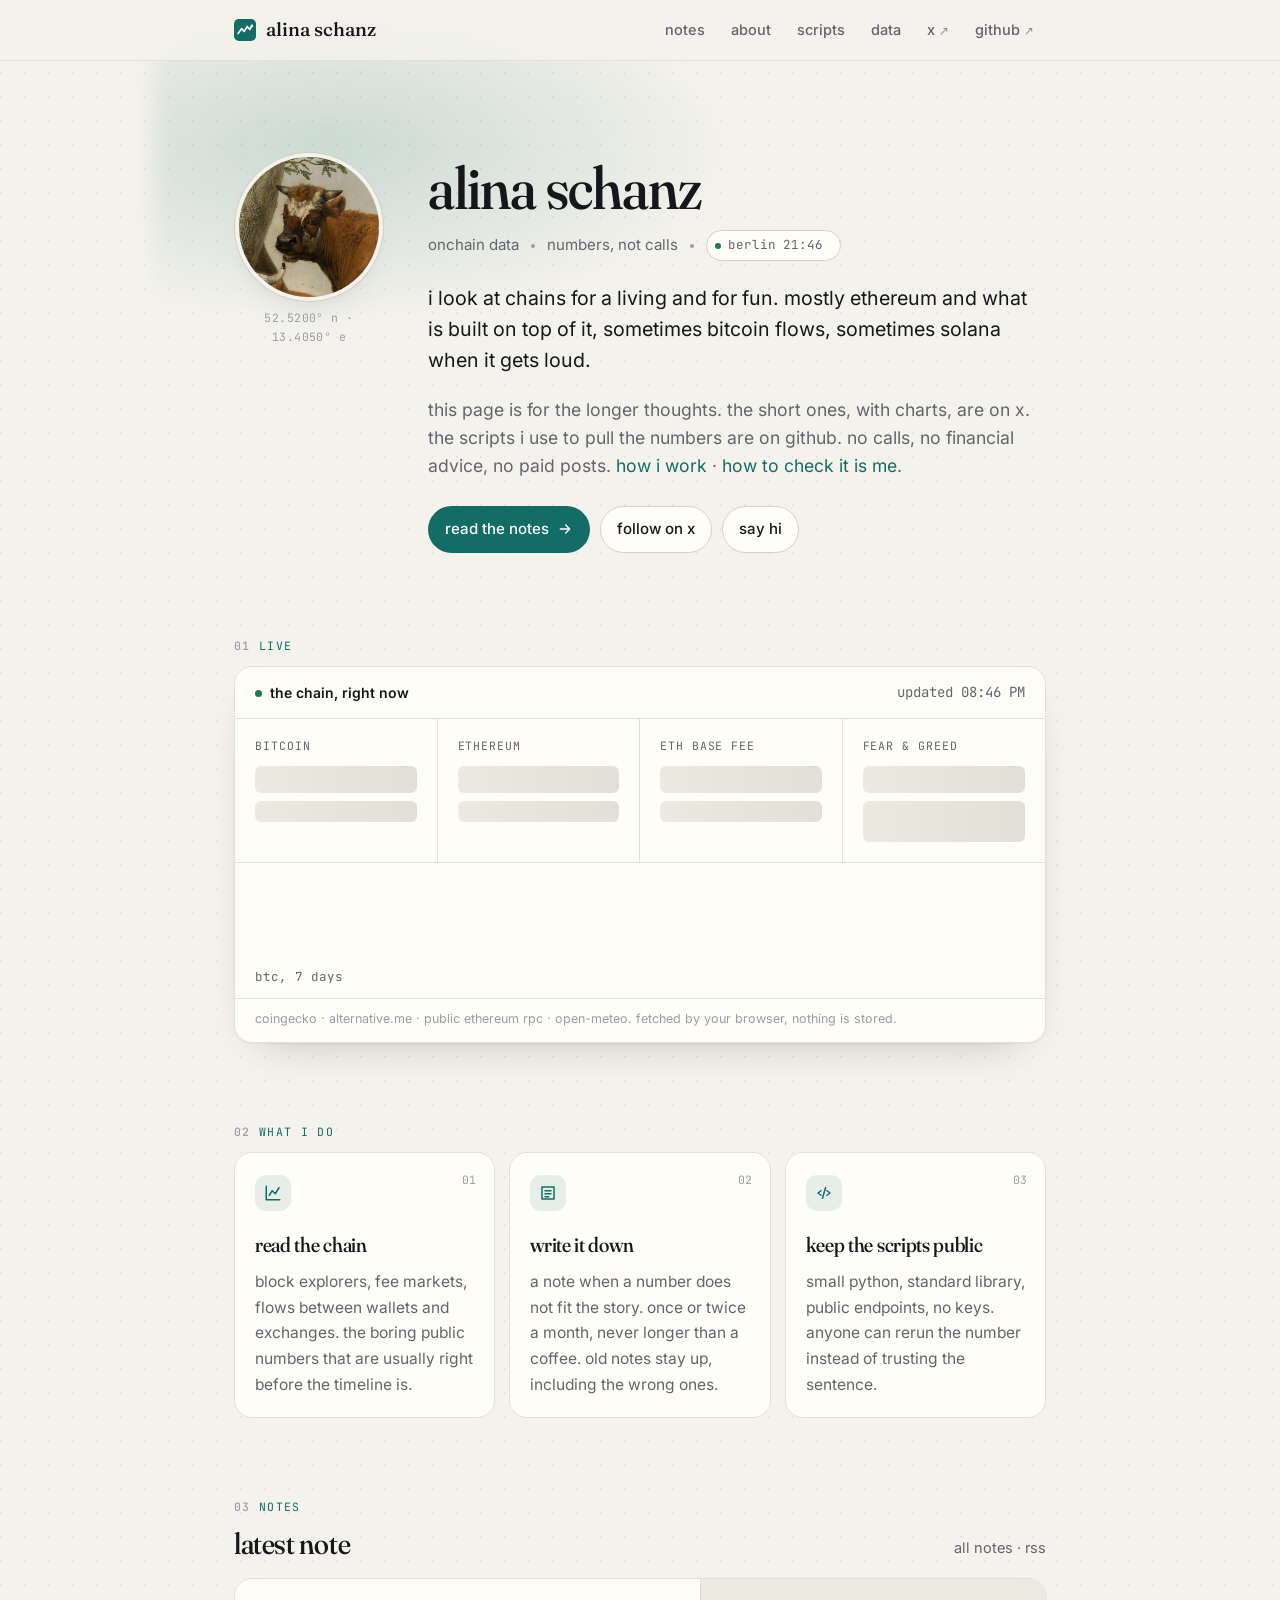
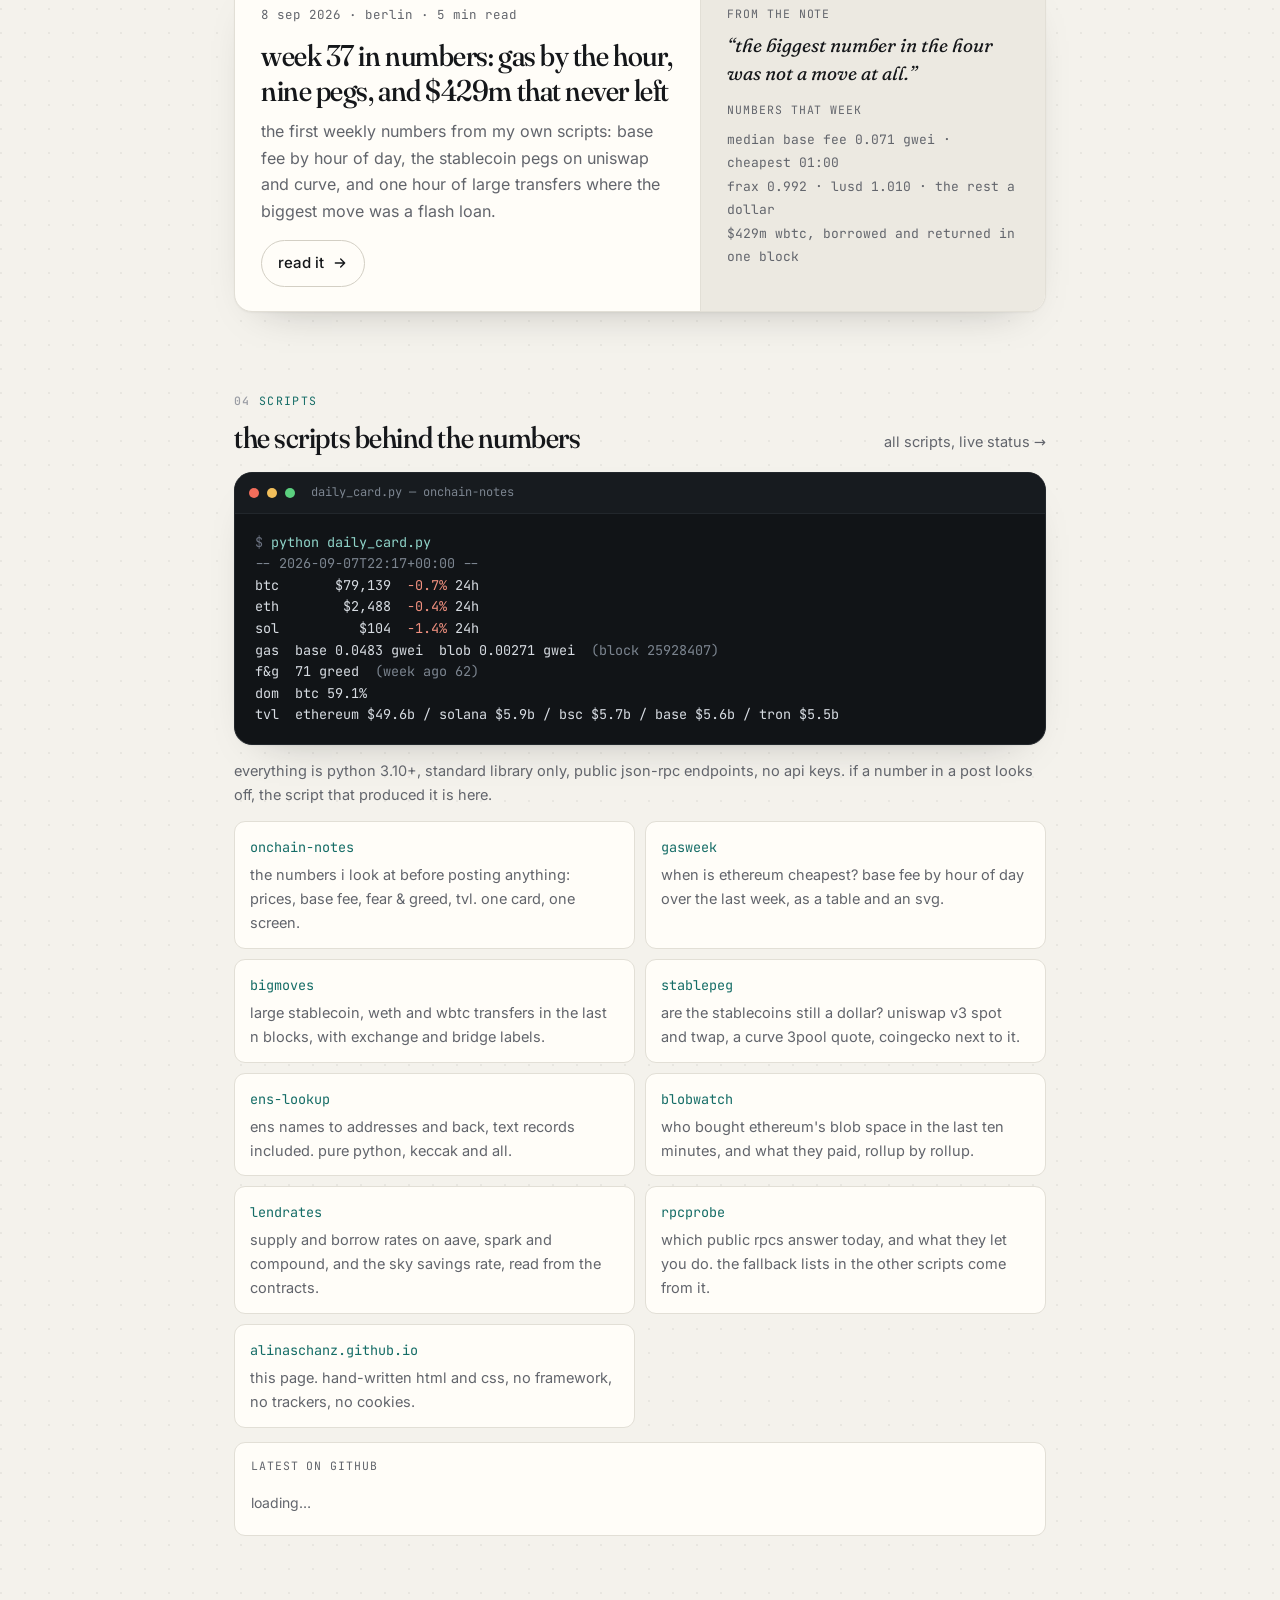
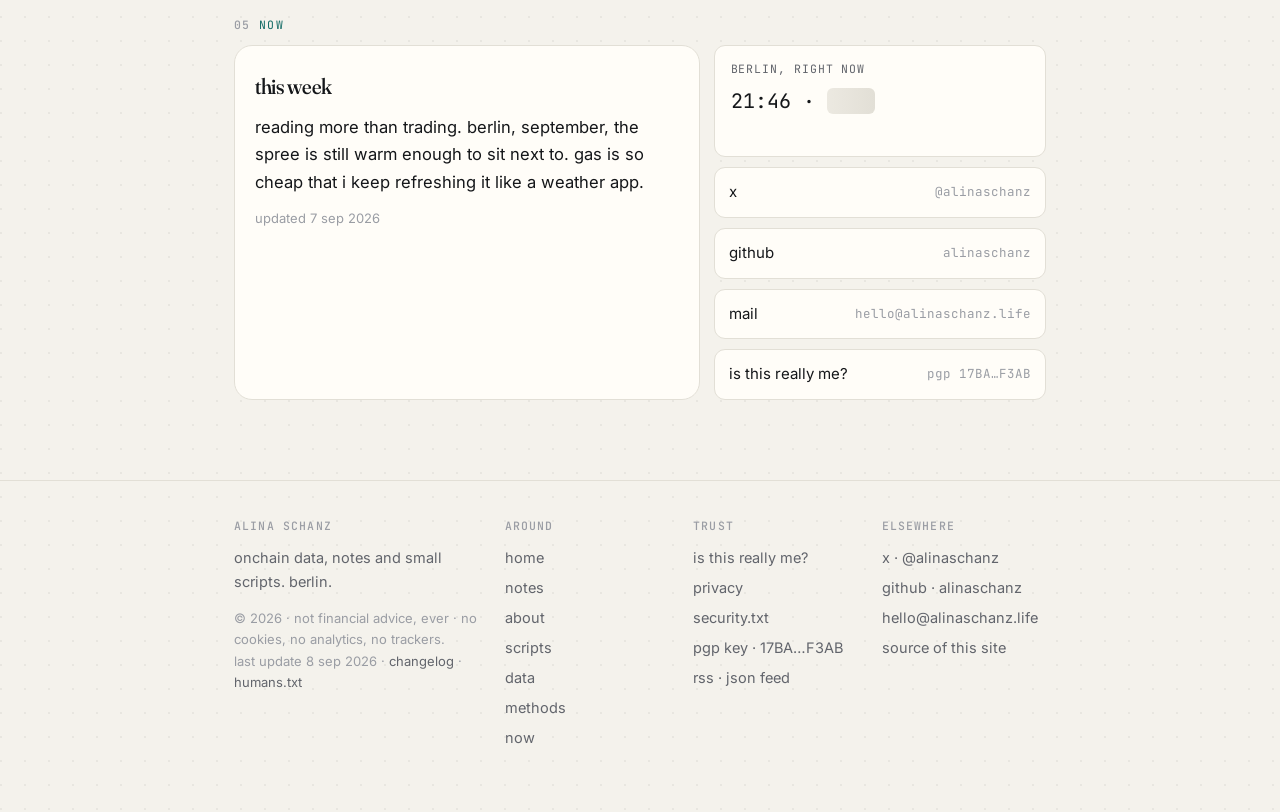
<file: index.html>
<!doctype html>
<html lang="en">
<head>
<meta charset="utf-8">
<meta name="viewport" content="width=device-width,initial-scale=1">
<meta http-equiv="Content-Security-Policy" content="default-src 'none'; script-src 'self'; style-src 'self'; img-src 'self' data:; font-src 'self'; connect-src 'self' https://api.coingecko.com https://api.exchange.coinbase.com https://api.kraken.com https://api.alternative.me https://ethereum-rpc.publicnode.com https://eth.drpc.org https://gateway.tenderly.co https://rpc.mevblocker.io https://api.open-meteo.com https://api.github.com https://raw.githubusercontent.com; manifest-src 'self'; base-uri 'none'; form-action 'none'">
<title>alina schanz — onchain data, berlin</title>
<meta name="description" content="alina schanz. onchain data, notes and small scripts. berlin. numbers, not calls.">
<meta name="author" content="alina schanz">
<meta name="theme-color" content="#f4f2ec" media="(prefers-color-scheme: light)">
<meta name="theme-color" content="#0d0f11" media="(prefers-color-scheme: dark)">
<link rel="canonical" href="https://alinaschanz.life/">
<meta property="og:type" content="website">
<meta property="og:site_name" content="alina schanz">
<meta property="og:title" content="alina schanz — onchain data, berlin">
<meta property="og:description" content="alina schanz. onchain data, notes and small scripts. berlin. numbers, not calls.">
<meta property="og:url" content="https://alinaschanz.life/">
<meta property="og:image" content="https://alinaschanz.life/img/og.png">
<meta property="og:image:width" content="1200">
<meta property="og:image:height" content="630">
<meta name="twitter:card" content="summary_large_image">
<meta name="twitter:site" content="@alinaschanz">
<meta name="twitter:creator" content="@alinaschanz">
<meta name="twitter:image" content="https://alinaschanz.life/img/og.png">
<link rel="icon" href="/favicon.svg" type="image/svg+xml">
<link rel="apple-touch-icon" href="/img/icon-192.png">
<link rel="manifest" href="/manifest.webmanifest">
<link rel="alternate" type="application/atom+xml" title="alina schanz — notes" href="/feed.xml">
<link rel="alternate" type="application/feed+json" title="alina schanz — notes" href="/feed.json">
<link rel="me" href="https://x.com/alinaschanz">
<link rel="me" href="https://github.com/alinaschanz">
<link rel="me" href="mailto:hello@alinaschanz.life">
<link rel="pgpkey" href="/pgp.txt">
<link rel="author" href="/about/">
<link rel="stylesheet" href="/style.css">
<script type="application/ld+json">
{"@context": "https://schema.org", "@graph": [{"@type": "WebSite", "@id": "https://alinaschanz.life/#site", "url": "https://alinaschanz.life/", "name": "alina schanz", "description": "onchain data, notes and small scripts. berlin. numbers, not calls.", "inLanguage": "en", "publisher": {"@id": "https://alinaschanz.life/#me"}}, {"@type": "Person", "@id": "https://alinaschanz.life/#me", "name": "Alina Schanz", "url": "https://alinaschanz.life/", "image": "https://alinaschanz.life/img/avatar.jpg", "jobTitle": "Onchain data analyst", "address": {"@type": "PostalAddress", "addressLocality": "Berlin", "addressCountry": "DE"}, "email": "mailto:hello@alinaschanz.life", "sameAs": ["https://x.com/alinaschanz", "https://github.com/alinaschanz"], "knowsAbout": ["Ethereum", "Bitcoin", "onchain data", "gas fees", "stablecoins", "ENS"], "identifier": {"@type": "PropertyValue", "propertyID": "OpenPGP fingerprint", "value": "17BA4C393451A56B37B8EDBBF1A6474B431DF3AB"}}]}
</script>
</head>
<body>

<a class="skip" href="#main">skip to content</a>
<header class="top">
  <div class="wrap">
    <a class="brand" href="/" aria-label="alina schanz, home">
      <svg viewBox="0 0 64 64" aria-hidden="true"><rect width="64" height="64" rx="14" fill="var(--accent)"/><path d="M12 42 L22 28 L30 36 L38 22 L46 30 L52 20" fill="none" stroke="var(--accent-ink)" stroke-width="5" stroke-linecap="round" stroke-linejoin="round"/><circle cx="52" cy="20" r="4" fill="var(--accent-ink)"/></svg>
      alina schanz
    </a>
    <nav aria-label="main">
      <ul class="menu">
        <li><a href="/notes/">notes</a></li>
        <li><a href="/about/">about</a></li>
        <li><a class="hide-sm" href="/scripts/">scripts</a></li>
        <li><a class="hide-sm" href="/data/">data</a></li>
        <li><a class="ext" href="https://x.com/alinaschanz" rel="me noopener">x</a></li>
        <li><a class="ext" href="https://github.com/alinaschanz" rel="me noopener">github</a></li>
      </ul>
    </nav>
  </div>
</header>

<main class="wrap" id="main">

  <section class="hero" aria-labelledby="name">
    <div class="portrait">
      <img class="avatar" src="/img/avatar.jpg" width="140" height="140" alt="alina schanz">
      <div class="coords">52.5200° n · 13.4050° e</div>
    </div>
    <div>
      <h1 id="name">alina schanz</h1>
      <div class="kicker">
        <span>onchain data</span><span class="dot"></span>
        <span>numbers, not calls</span><span class="dot"></span>
        <span class="pill" title="berlin, right now"><span class="dotlive" aria-hidden="true"></span>berlin <span id="pill-time" class="mono">--:--</span><span class="muted" id="pill-wx"></span></span>
      </div>
      <p class="lead">i look at chains for a living and for fun. mostly ethereum and what is built on top of it, sometimes bitcoin flows, sometimes solana when it gets loud.</p>
      <p class="lead">this page is for the longer thoughts. the short ones, with charts, are on x. the scripts i use to pull the numbers are on github. no calls, no financial advice, no paid posts. <a href="/about/#disclosure">how i work</a> · <a href="/verify/">how to check it is me</a>.</p>
      <div class="cta">
        <a class="btn primary" href="/notes/">read the notes
          <svg viewBox="0 0 24 24" fill="none" stroke="currentColor" stroke-width="2" stroke-linecap="round" stroke-linejoin="round" aria-hidden="true"><path d="M5 12h14M13 6l6 6-6 6"/></svg>
        </a>
        <a class="btn" href="https://x.com/alinaschanz" rel="me noopener">follow on x</a>
        <a class="btn" href="mailto:hello@alinaschanz.life">say hi</a>
      </div>
    </div>
  </section>

  <section aria-labelledby="live-h">
    <div class="label"><b>01</b>live</div>
    <div class="live">
      <div class="live-head">
        <span><span class="pulse" aria-hidden="true"></span><b id="live-h">the chain, right now</b></span>
        <span id="live-at" class="mono">loading…</span>
      </div>
      <div class="tiles">
        <div class="tile"><div class="k">bitcoin</div><div class="v skeleton" id="btc-v">$00,000</div><div class="s skeleton" id="btc-s">+0.0% · 24h</div></div>
        <div class="tile"><div class="k">ethereum</div><div class="v skeleton" id="eth-v">$0,000</div><div class="s skeleton" id="eth-s">+0.0% · 24h</div></div>
        <div class="tile"><div class="k">eth base fee</div><div class="v skeleton" id="gas-v">0.00 gwei</div><div class="s skeleton" id="gas-s">blob 0.00 gwei</div></div>
        <div class="tile"><div class="k">fear &amp; greed</div><div class="v skeleton" id="fng-v">00</div><div class="s skeleton" id="fng-s">greed · 00 a week ago</div></div>
      </div>
      <div class="spark">
        <svg id="spark" viewBox="0 0 600 76" preserveAspectRatio="none" role="img" aria-label="bitcoin price, last 7 days"></svg>
        <div class="spark-axis" id="spark-axis" aria-hidden="true"></div>
        <div class="spark-cap" id="spark-cap">btc, 7 days</div>
      </div>
      <div class="live-foot">coingecko · alternative.me · public ethereum rpc · open-meteo. fetched by your browser, nothing is stored. <noscript>live numbers need javascript.</noscript></div>
    </div>
  </section>

  <section aria-labelledby="do-h">
    <div class="label"><b>02</b>what i do</div>
    <div class="cards">
      <div class="card">
        <div class="num">01</div>
        <div class="ic"><svg viewBox="0 0 24 24" fill="none" stroke="currentColor" stroke-width="2" stroke-linecap="round" stroke-linejoin="round" aria-hidden="true"><path d="M3 3v18h18"/><path d="M7 15l4-6 4 4 5-8"/></svg></div>
        <h3 id="do-h">read the chain</h3>
        <p>block explorers, fee markets, flows between wallets and exchanges. the boring public numbers that are usually right before the timeline is.</p>
      </div>
      <div class="card">
        <div class="num">02</div>
        <div class="ic"><svg viewBox="0 0 24 24" fill="none" stroke="currentColor" stroke-width="2" stroke-linecap="round" stroke-linejoin="round" aria-hidden="true"><path d="M4 4h16v16H4z"/><path d="M8 9h8M8 13h8M8 17h5"/></svg></div>
        <h3>write it down</h3>
        <p>a note when a number does not fit the story. once or twice a month, never longer than a coffee. old notes stay up, including the wrong ones.</p>
      </div>
      <div class="card">
        <div class="num">03</div>
        <div class="ic"><svg viewBox="0 0 24 24" fill="none" stroke="currentColor" stroke-width="2" stroke-linecap="round" stroke-linejoin="round" aria-hidden="true"><path d="M8 9l-4 3 4 3M16 9l4 3-4 3M14 5l-4 14"/></svg></div>
        <h3>keep the scripts public</h3>
        <p>small python, standard library, public endpoints, no keys. anyone can rerun the number instead of trusting the sentence.</p>
      </div>
    </div>
  </section>

  <section aria-labelledby="notes-h">
    <div class="label"><b>03</b>notes</div>
    <div class="sec-head"><h2 id="notes-h">latest note</h2><span class="links"><a href="/notes/">all notes</a> · <a href="/feed.xml">rss</a></span></div>
    <div class="feature">
      <div class="body">
        <div class="meta">8 sep 2026 · berlin · 5 min read</div>
        <h3><a href="/notes/2026-09-08-week-37-in-numbers.html">week 37 in numbers: gas by the hour, nine pegs, and $429m that never left</a></h3>
        <p>the first weekly numbers from my own scripts: base fee by hour of day, the stablecoin pegs on uniswap and curve, and one hour of large transfers where the biggest move was a flash loan.</p>
        <a class="btn" href="/notes/2026-09-08-week-37-in-numbers.html">read it
          <svg viewBox="0 0 24 24" fill="none" stroke="currentColor" stroke-width="2" stroke-linecap="round" stroke-linejoin="round" aria-hidden="true"><path d="M5 12h14M13 6l6 6-6 6"/></svg>
        </a>
      </div>
      <div class="side">
        <div class="k">from the note</div>
        <p class="quote">“the biggest number in the hour was not a move at all.”</p>
        <div class="k">numbers that week</div>
        <div class="mono muted nums">median base fee 0.071 gwei · cheapest 01:00<br>frax 0.992 · lusd 1.010 · the rest a dollar<br>$429m wbtc, borrowed and returned in one block</div>
      </div>
    </div>
  </section>

  <section id="scripts" aria-labelledby="scripts-h">
    <div class="label"><b>04</b>scripts</div>
    <div class="sec-head"><h2 id="scripts-h">the scripts behind the numbers</h2><a href="/scripts/">all scripts, live status →</a></div>
    <div class="term-win">
      <div class="term-bar"><i></i><i></i><i></i><span>daily_card.py — onchain-notes</span></div>
<pre class="term" aria-label="sample output of daily_card.py"><span class="cmd">python daily_card.py</span>
<span class="dim">-- 2026-09-07T22:17+00:00 --</span>
btc       $79,139  <span class="down">-0.7%</span> 24h
eth        $2,488  <span class="down">-0.4%</span> 24h
sol          $104  <span class="down">-1.4%</span> 24h
gas  base 0.0483 gwei  blob 0.00271 gwei  <span class="dim">(block 25928407)</span>
f&amp;g  71 greed  <span class="dim">(week ago 62)</span>
dom  btc 59.1%
tvl  ethereum $49.6b / solana $5.9b / bsc $5.7b / base $5.6b / tron $5.5b</pre>
    </div>
    <p class="term-cap">everything is python 3.10+, standard library only, public json-rpc endpoints, no api keys. if a number in a post looks off, the script that produced it is here.</p>
    <ul class="repos">
      <li><a href="https://github.com/alinaschanz/onchain-notes" rel="noopener">onchain-notes</a><span>the numbers i look at before posting anything: prices, base fee, fear &amp; greed, tvl. one card, one screen.</span></li>
      <li><a href="https://github.com/alinaschanz/gasweek" rel="noopener">gasweek</a><span>when is ethereum cheapest? base fee by hour of day over the last week, as a table and an svg.</span></li>
      <li><a href="https://github.com/alinaschanz/bigmoves" rel="noopener">bigmoves</a><span>large stablecoin, weth and wbtc transfers in the last n blocks, with exchange and bridge labels.</span></li>
      <li><a href="https://github.com/alinaschanz/stablepeg" rel="noopener">stablepeg</a><span>are the stablecoins still a dollar? uniswap v3 spot and twap, a curve 3pool quote, coingecko next to it.</span></li>
      <li><a href="https://github.com/alinaschanz/ens-lookup" rel="noopener">ens-lookup</a><span>ens names to addresses and back, text records included. pure python, keccak and all.</span></li>
      <li><a href="https://github.com/alinaschanz/blobwatch" rel="noopener">blobwatch</a><span>who bought ethereum's blob space in the last ten minutes, and what they paid, rollup by rollup.</span></li>
      <li><a href="https://github.com/alinaschanz/lendrates" rel="noopener">lendrates</a><span>supply and borrow rates on aave, spark and compound, and the sky savings rate, read from the contracts.</span></li>
      <li><a href="https://github.com/alinaschanz/rpcprobe" rel="noopener">rpcprobe</a><span>which public rpcs answer today, and what they let you do. the fallback lists in the other scripts come from it.</span></li>
      <li><a href="https://github.com/alinaschanz/alinaschanz.github.io" rel="noopener">alinaschanz.github.io</a><span>this page. hand-written html and css, no framework, no trackers, no cookies.</span></li>
    </ul>
    <div class="activity">
      <div class="k">latest on github <span class="muted" id="gh-note"></span></div>
      <ul class="commits" id="gh-commits"><li class="muted">loading…</li></ul>
    </div>
  </section>

  <section aria-labelledby="now-h">
    <div class="label"><b>05</b>now</div>
    <div class="now">
      <div class="card">
        <h3 id="now-h" class="h">this week</h3>
        <p>reading more than trading. berlin, september, the spree is still warm enough to sit next to. gas is so cheap that i keep refreshing it like a weather app.</p>
        <div class="when">updated 7 sep 2026</div>
      </div>
      <div class="berlin">
        <div class="tilecard"><div class="k">berlin, right now</div><div class="v"><span id="bln-time">--:--</span> · <span id="bln-temp" class="skeleton">00°C</span></div><div class="s" id="bln-wx">&nbsp;</div></div>
        <div class="stack">
          <a href="https://x.com/alinaschanz" rel="me noopener"><span>x</span><span>@alinaschanz</span></a>
          <a href="https://github.com/alinaschanz" rel="me noopener"><span>github</span><span>alinaschanz</span></a>
          <a href="mailto:hello@alinaschanz.life"><span>mail</span><span>hello@alinaschanz.life</span></a>
          <a href="/verify/"><span>is this really me?</span><span>pgp 17BA…F3AB</span></a>
        </div>
      </div>
    </div>
  </section>

</main>

<footer>
  <div class="wrap foot">
    <div>
      <h4>alina schanz</h4>
      <p>onchain data, notes and small scripts. berlin.</p>
      <p class="fine">© 2026 · not financial advice, ever · no cookies, no analytics, no trackers.<br>last update 8 sep 2026 · <a href="/changelog/">changelog</a> · <a href="/humans.txt">humans.txt</a></p>
    </div>
    <div>
      <h4>around</h4>
      <ul>
        <li><a href="/">home</a></li>
        <li><a href="/notes/">notes</a></li>
        <li><a href="/about/">about</a></li>
        <li><a href="/scripts/">scripts</a></li>
        <li><a href="/data/">data</a></li>
        <li><a href="/methods/">methods</a></li>
        <li><a href="/now/">now</a></li>
      </ul>
    </div>
    <div>
      <h4>trust</h4>
      <ul>
        <li><a href="/verify/">is this really me?</a></li>
        <li><a href="/privacy/">privacy</a></li>
        <li><a href="/.well-known/security.txt">security.txt</a></li>
        <li><a href="/pgp.txt">pgp key · 17BA…F3AB</a></li>
        <li><a href="/feed.xml">rss</a> · <a href="/feed.json">json feed</a></li>
      </ul>
    </div>
    <div>
      <h4>elsewhere</h4>
      <ul>
        <li><a href="https://x.com/alinaschanz" rel="me noopener">x · @alinaschanz</a></li>
        <li><a href="https://github.com/alinaschanz" rel="me noopener">github · alinaschanz</a></li>
        <li><a href="mailto:hello@alinaschanz.life">hello@alinaschanz.life</a></li>
        <li><a href="https://github.com/alinaschanz/alinaschanz.github.io" rel="noopener">source of this site</a></li>
      </ul>
    </div>
  </div>
</footer>

<script src="/live.js" defer></script>
</body>
</html>
</file>
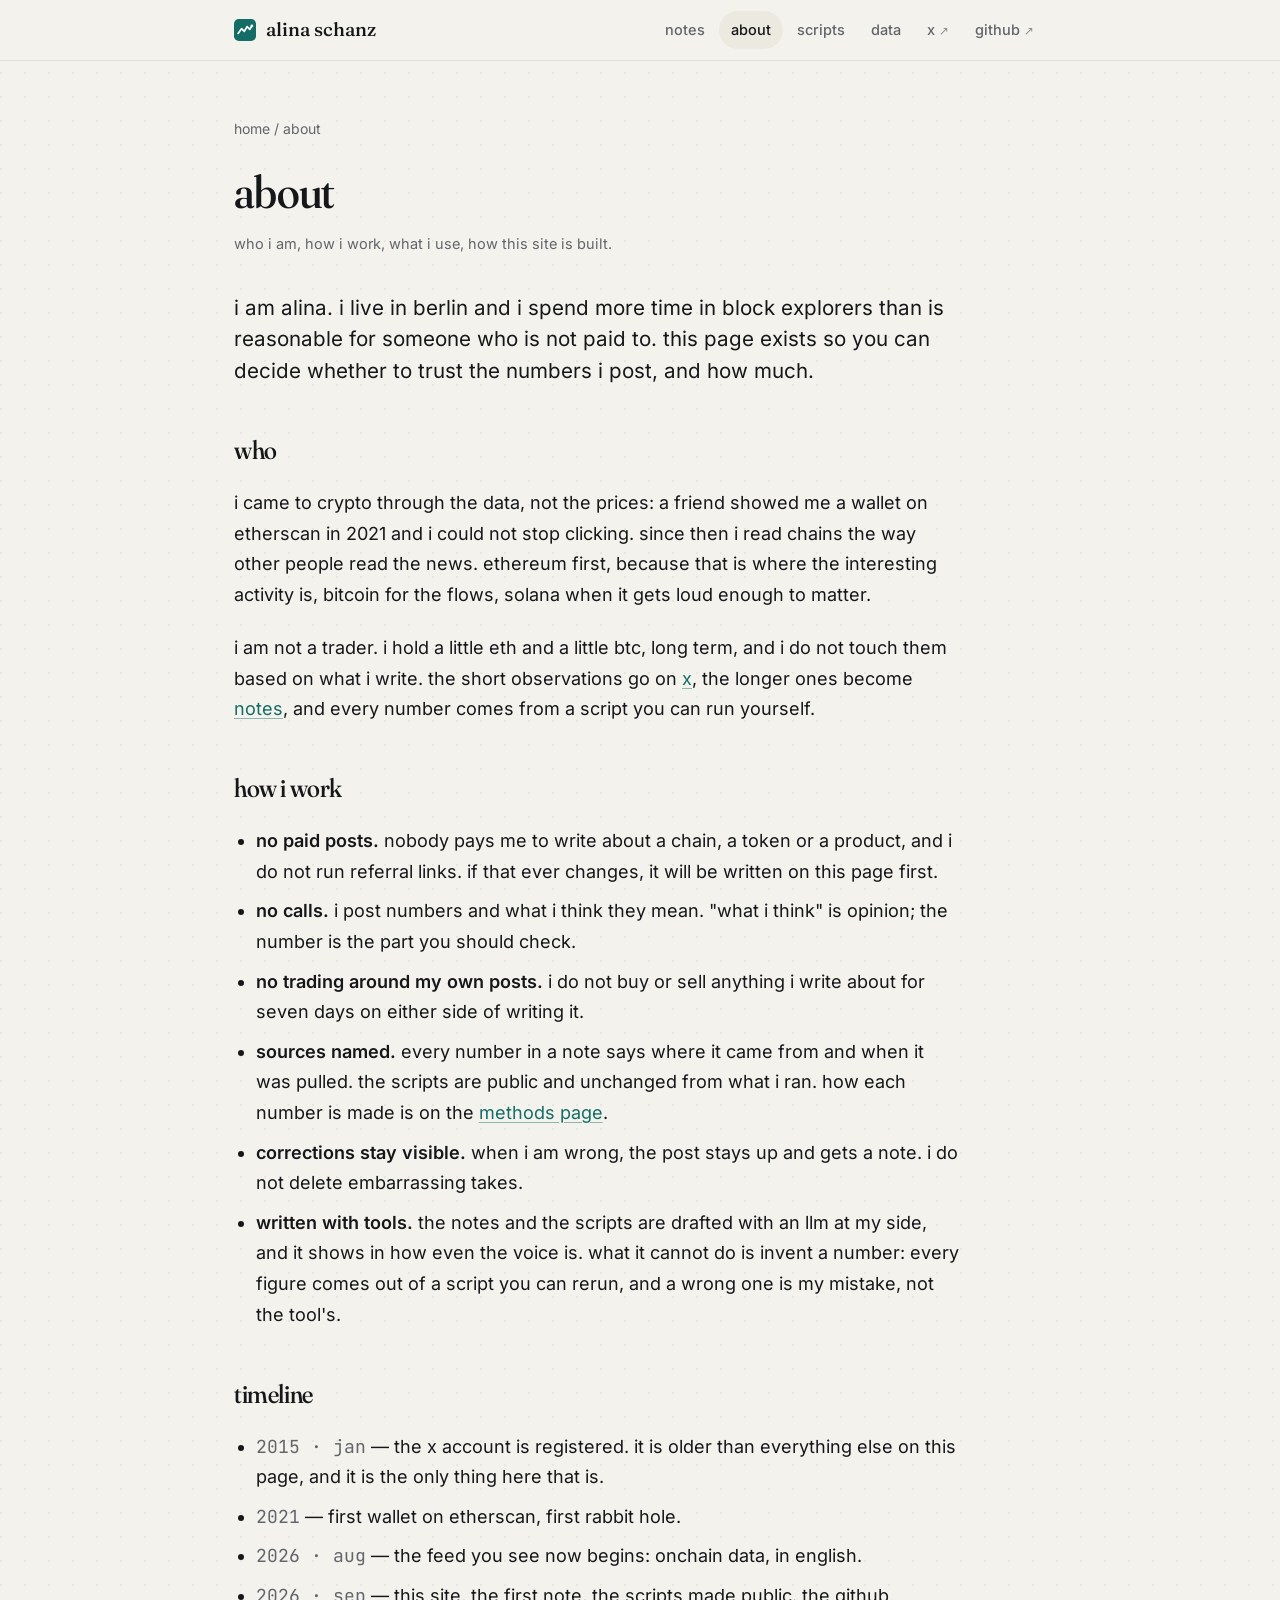
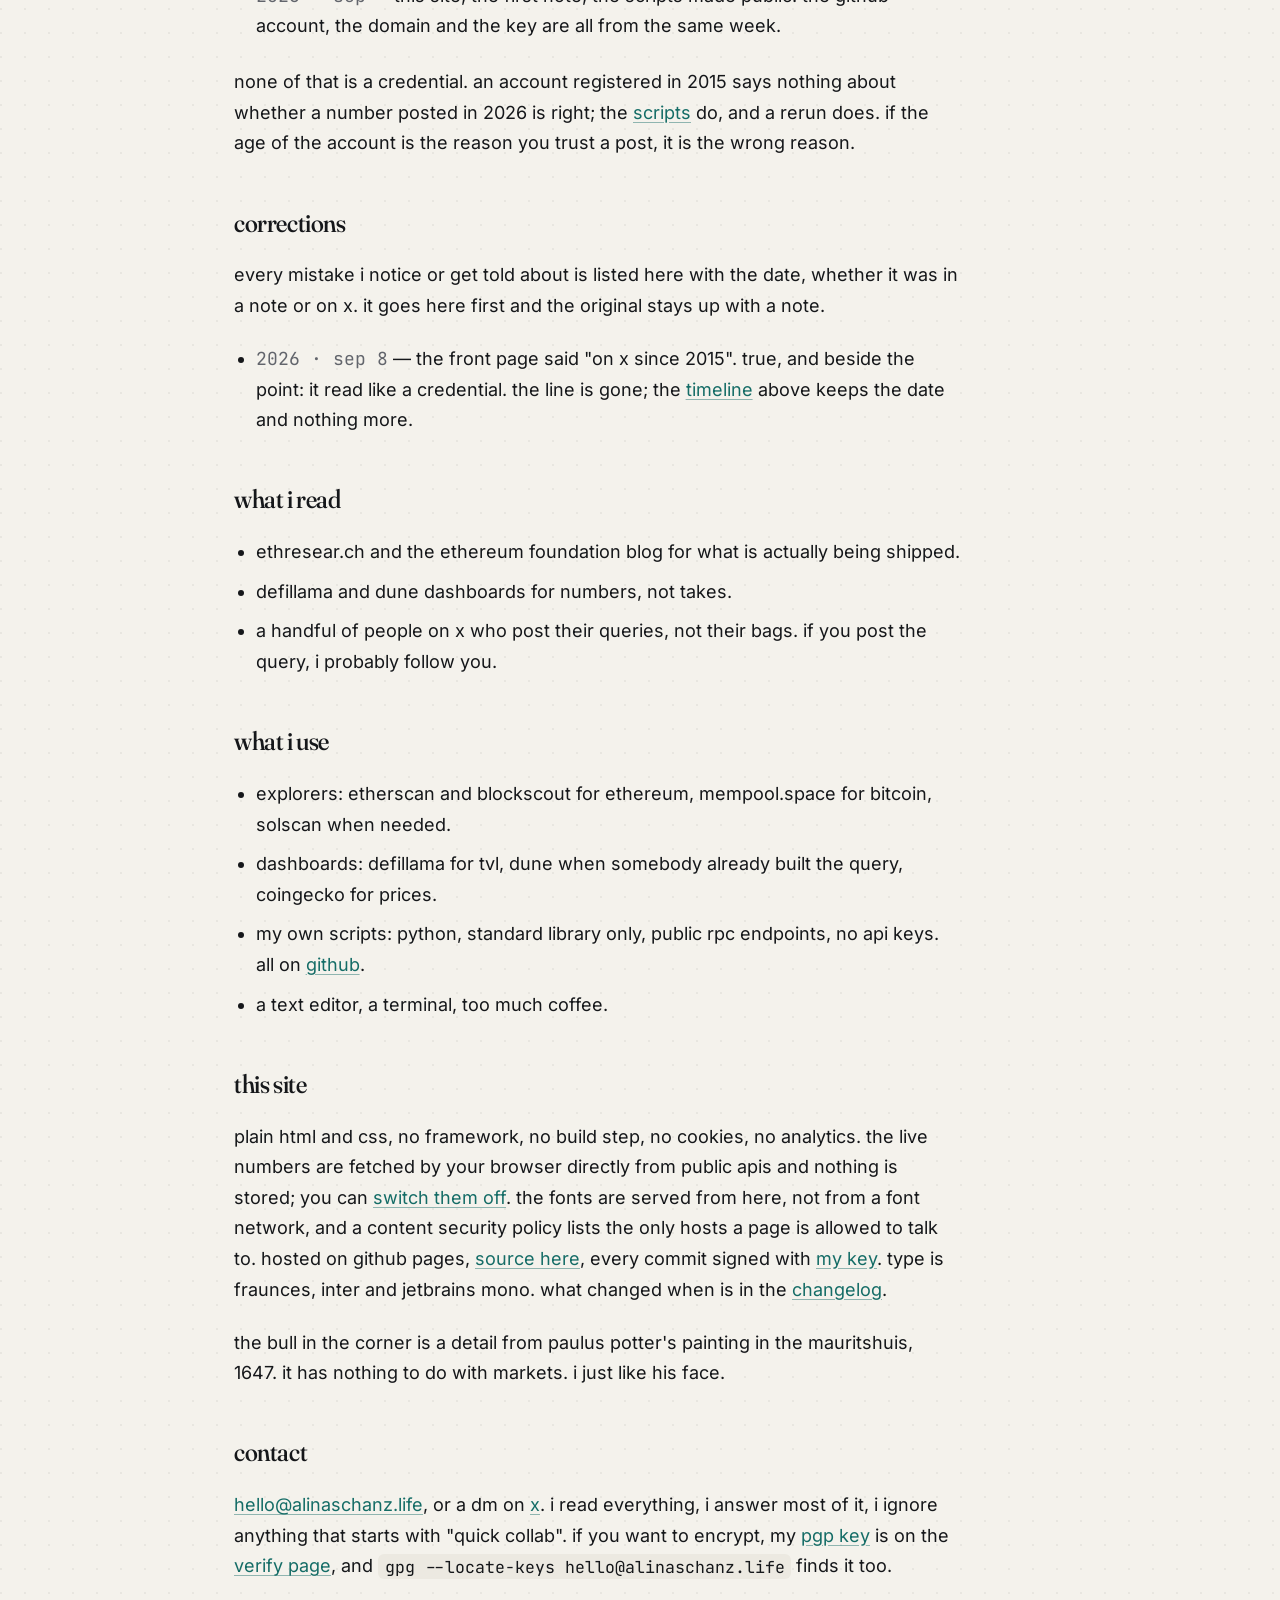
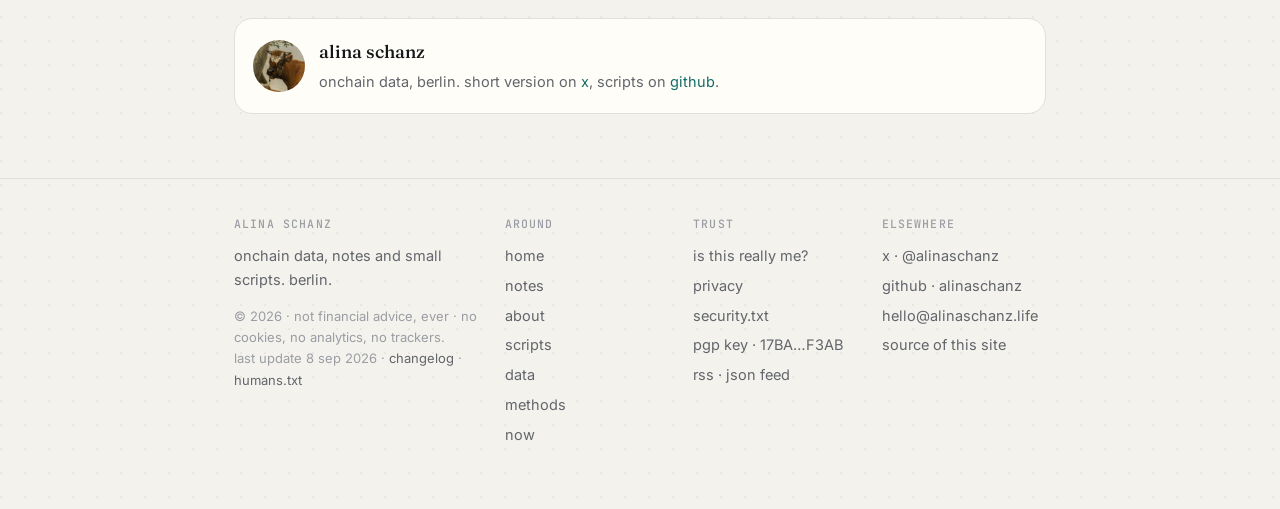
<file: about/index.html>
<!doctype html>
<html lang="en">
<head>
<meta charset="utf-8">
<meta name="viewport" content="width=device-width,initial-scale=1">
<meta http-equiv="Content-Security-Policy" content="default-src 'none'; script-src 'self'; style-src 'self'; img-src 'self' data:; font-src 'self'; connect-src 'self' https://api.coingecko.com https://api.exchange.coinbase.com https://api.kraken.com https://api.alternative.me https://ethereum-rpc.publicnode.com https://eth.drpc.org https://gateway.tenderly.co https://rpc.mevblocker.io https://api.open-meteo.com https://api.github.com https://raw.githubusercontent.com; manifest-src 'self'; base-uri 'none'; form-action 'none'">
<title>about — alina schanz</title>
<meta name="description" content="who i am, how i work, what i use, and how this site is built. no paid posts, no referral links, corrections stay visible.">
<meta name="author" content="alina schanz">
<meta name="theme-color" content="#f4f2ec" media="(prefers-color-scheme: light)">
<meta name="theme-color" content="#0d0f11" media="(prefers-color-scheme: dark)">
<link rel="canonical" href="https://alinaschanz.life/about/">
<meta property="og:type" content="profile">
<meta property="og:site_name" content="alina schanz">
<meta property="og:title" content="about — alina schanz">
<meta property="og:description" content="who i am, how i work, what i use, and how this site is built. no paid posts, no referral links, corrections stay visible.">
<meta property="og:url" content="https://alinaschanz.life/about/">
<meta property="og:image" content="https://alinaschanz.life/img/og.png">
<meta property="og:image:width" content="1200">
<meta property="og:image:height" content="630">
<meta name="twitter:card" content="summary_large_image">
<meta name="twitter:site" content="@alinaschanz">
<meta name="twitter:creator" content="@alinaschanz">
<meta name="twitter:image" content="https://alinaschanz.life/img/og.png">
<link rel="icon" href="/favicon.svg" type="image/svg+xml">
<link rel="apple-touch-icon" href="/img/icon-192.png">
<link rel="manifest" href="/manifest.webmanifest">
<link rel="alternate" type="application/atom+xml" title="alina schanz — notes" href="/feed.xml">
<link rel="alternate" type="application/feed+json" title="alina schanz — notes" href="/feed.json">
<link rel="me" href="https://x.com/alinaschanz">
<link rel="me" href="https://github.com/alinaschanz">
<link rel="me" href="mailto:hello@alinaschanz.life">
<link rel="pgpkey" href="/pgp.txt">
<link rel="author" href="/about/">
<link rel="stylesheet" href="/style.css">
<script type="application/ld+json">
{"@context": "https://schema.org", "@graph": [{"@type": "ProfilePage", "@id": "https://alinaschanz.life/about/#page", "url": "https://alinaschanz.life/about/", "name": "about — alina schanz", "mainEntity": {"@id": "https://alinaschanz.life/#me"}, "isPartOf": {"@id": "https://alinaschanz.life/#site"}}, {"@type": "Person", "@id": "https://alinaschanz.life/#me", "name": "Alina Schanz", "url": "https://alinaschanz.life/", "image": "https://alinaschanz.life/img/avatar.jpg", "jobTitle": "Onchain data analyst", "address": {"@type": "PostalAddress", "addressLocality": "Berlin", "addressCountry": "DE"}, "email": "mailto:hello@alinaschanz.life", "sameAs": ["https://x.com/alinaschanz", "https://github.com/alinaschanz"], "knowsAbout": ["Ethereum", "Bitcoin", "onchain data", "gas fees", "stablecoins", "ENS"], "identifier": {"@type": "PropertyValue", "propertyID": "OpenPGP fingerprint", "value": "17BA4C393451A56B37B8EDBBF1A6474B431DF3AB"}}]}
</script>
</head>
<body>

<a class="skip" href="#main">skip to content</a>
<header class="top">
  <div class="wrap">
    <a class="brand" href="/" aria-label="alina schanz, home">
      <svg viewBox="0 0 64 64" aria-hidden="true"><rect width="64" height="64" rx="14" fill="var(--accent)"/><path d="M12 42 L22 28 L30 36 L38 22 L46 30 L52 20" fill="none" stroke="var(--accent-ink)" stroke-width="5" stroke-linecap="round" stroke-linejoin="round"/><circle cx="52" cy="20" r="4" fill="var(--accent-ink)"/></svg>
      alina schanz
    </a>
    <nav aria-label="main">
      <ul class="menu">
        <li><a href="/notes/">notes</a></li>
        <li><a href="/about/" aria-current="page">about</a></li>
        <li><a class="hide-sm" href="/scripts/">scripts</a></li>
        <li><a class="hide-sm" href="/data/">data</a></li>
        <li><a class="ext" href="https://x.com/alinaschanz" rel="me noopener">x</a></li>
        <li><a class="ext" href="https://github.com/alinaschanz" rel="me noopener">github</a></li>
      </ul>
    </nav>
  </div>
</header>

<main class="wrap" id="main">
<article class="article">
  <div class="crumbs"><a href="/">home</a> / about</div>
  <h1>about</h1>
  <div class="meta"><span>who i am, how i work, what i use, how this site is built.</span></div>

  <div class="prose">
    <p class="lede">i am alina. i live in berlin and i spend more time in block explorers than is reasonable for someone who is not paid to. this page exists so you can decide whether to trust the numbers i post, and how much.</p>

    <h2 id="me">who</h2>
    <p>i came to crypto through the data, not the prices: a friend showed me a wallet on etherscan in 2021 and i could not stop clicking. since then i read chains the way other people read the news. ethereum first, because that is where the interesting activity is, bitcoin for the flows, solana when it gets loud enough to matter.</p>
    <p>i am not a trader. i hold a little eth and a little btc, long term, and i do not touch them based on what i write. the short observations go on <a href="https://x.com/alinaschanz" rel="me noopener">x</a>, the longer ones become <a href="/notes/">notes</a>, and every number comes from a script you can run yourself.</p>

    <h2 id="disclosure">how i work</h2>
    <ul>
      <li><strong>no paid posts.</strong> nobody pays me to write about a chain, a token or a product, and i do not run referral links. if that ever changes, it will be written on this page first.</li>
      <li><strong>no calls.</strong> i post numbers and what i think they mean. "what i think" is opinion; the number is the part you should check.</li>
      <li><strong>no trading around my own posts.</strong> i do not buy or sell anything i write about for seven days on either side of writing it.</li>
      <li><strong>sources named.</strong> every number in a note says where it came from and when it was pulled. the scripts are public and unchanged from what i ran. how each number is made is on the <a href="/methods/">methods page</a>.</li>
      <li><strong>corrections stay visible.</strong> when i am wrong, the post stays up and gets a note. i do not delete embarrassing takes.</li>
      <li><strong>written with tools.</strong> the notes and the scripts are drafted with an llm at my side, and it shows in how even the voice is. what it cannot do is invent a number: every figure comes out of a script you can rerun, and a wrong one is my mistake, not the tool's.</li>
    </ul>

    <h2 id="timeline">timeline</h2>
    <ul>
      <li><span class="mono muted">2015 · jan</span> — the x account is registered. it is older than everything else on this page, and it is the only thing here that is.</li>
      <li><span class="mono muted">2021</span> — first wallet on etherscan, first rabbit hole.</li>
      <li><span class="mono muted">2026 · aug</span> — the feed you see now begins: onchain data, in english.</li>
      <li><span class="mono muted">2026 · sep</span> — this site, the first note, the scripts made public. the github account, the domain and the key are all from the same week.</li>
    </ul>
    <p>none of that is a credential. an account registered in 2015 says nothing about whether a number posted in 2026 is right; the <a href="/scripts/">scripts</a> do, and a rerun does. if the age of the account is the reason you trust a post, it is the wrong reason.</p>

    <h2 id="corrections">corrections</h2>
    <p>every mistake i notice or get told about is listed here with the date, whether it was in a note or on x. it goes here first and the original stays up with a note.</p>
    <ul>
      <li><span class="mono muted">2026 · sep 8</span> — the front page said "on x since 2015". true, and beside the point: it read like a credential. the line is gone; the <a href="#timeline">timeline</a> above keeps the date and nothing more.</li>
    </ul>

    <h2 id="reading">what i read</h2>
    <ul>
      <li>ethresear.ch and the ethereum foundation blog for what is actually being shipped.</li>
      <li>defillama and dune dashboards for numbers, not takes.</li>
      <li>a handful of people on x who post their queries, not their bags. if you post the query, i probably follow you.</li>
    </ul>

    <h2 id="uses">what i use</h2>
    <ul>
      <li>explorers: etherscan and blockscout for ethereum, mempool.space for bitcoin, solscan when needed.</li>
      <li>dashboards: defillama for tvl, dune when somebody already built the query, coingecko for prices.</li>
      <li>my own scripts: python, standard library only, public rpc endpoints, no api keys. all on <a href="https://github.com/alinaschanz" rel="me noopener">github</a>.</li>
      <li>a text editor, a terminal, too much coffee.</li>
    </ul>

    <h2 id="colophon">this site</h2>
    <p>plain html and css, no framework, no build step, no cookies, no analytics. the live numbers are fetched by your browser directly from public apis and nothing is stored; you can <a href="/privacy/">switch them off</a>. the fonts are served from here, not from a font network, and a content security policy lists the only hosts a page is allowed to talk to. hosted on github pages, <a href="https://github.com/alinaschanz/alinaschanz.github.io" rel="noopener">source here</a>, every commit signed with <a href="/verify/">my key</a>. type is fraunces, inter and jetbrains mono. what changed when is in the <a href="/changelog/">changelog</a>.</p>
    <p>the bull in the corner is a detail from paulus potter's painting in the mauritshuis, 1647. it has nothing to do with markets. i just like his face.</p>

    <h2 id="contact">contact</h2>
    <p><a href="mailto:hello@alinaschanz.life">hello@alinaschanz.life</a>, or a dm on <a href="https://x.com/alinaschanz" rel="me noopener">x</a>. i read everything, i answer most of it, i ignore anything that starts with "quick collab". if you want to encrypt, my <a href="/pgp.txt">pgp key</a> is on the <a href="/verify/">verify page</a>, and <code>gpg --locate-keys hello@alinaschanz.life</code> finds it too.</p>
  </div>

  <div class="author">
    <img src="/img/avatar-160.jpg" width="52" height="52" alt="">
    <div><b>alina schanz</b><span>onchain data, berlin. short version on <a href="https://x.com/alinaschanz" rel="me noopener">x</a>, scripts on <a href="https://github.com/alinaschanz" rel="me noopener">github</a>.</span></div>
  </div>
</article>
</main>

<footer>
  <div class="wrap foot">
    <div>
      <h4>alina schanz</h4>
      <p>onchain data, notes and small scripts. berlin.</p>
      <p class="fine">© 2026 · not financial advice, ever · no cookies, no analytics, no trackers.<br>last update 8 sep 2026 · <a href="/changelog/">changelog</a> · <a href="/humans.txt">humans.txt</a></p>
    </div>
    <div>
      <h4>around</h4>
      <ul>
        <li><a href="/">home</a></li>
        <li><a href="/notes/">notes</a></li>
        <li><a href="/about/">about</a></li>
        <li><a href="/scripts/">scripts</a></li>
        <li><a href="/data/">data</a></li>
        <li><a href="/methods/">methods</a></li>
        <li><a href="/now/">now</a></li>
      </ul>
    </div>
    <div>
      <h4>trust</h4>
      <ul>
        <li><a href="/verify/">is this really me?</a></li>
        <li><a href="/privacy/">privacy</a></li>
        <li><a href="/.well-known/security.txt">security.txt</a></li>
        <li><a href="/pgp.txt">pgp key · 17BA…F3AB</a></li>
        <li><a href="/feed.xml">rss</a> · <a href="/feed.json">json feed</a></li>
      </ul>
    </div>
    <div>
      <h4>elsewhere</h4>
      <ul>
        <li><a href="https://x.com/alinaschanz" rel="me noopener">x · @alinaschanz</a></li>
        <li><a href="https://github.com/alinaschanz" rel="me noopener">github · alinaschanz</a></li>
        <li><a href="mailto:hello@alinaschanz.life">hello@alinaschanz.life</a></li>
        <li><a href="https://github.com/alinaschanz/alinaschanz.github.io" rel="noopener">source of this site</a></li>
      </ul>
    </div>
  </div>
</footer>

</body>
</html>
</file>
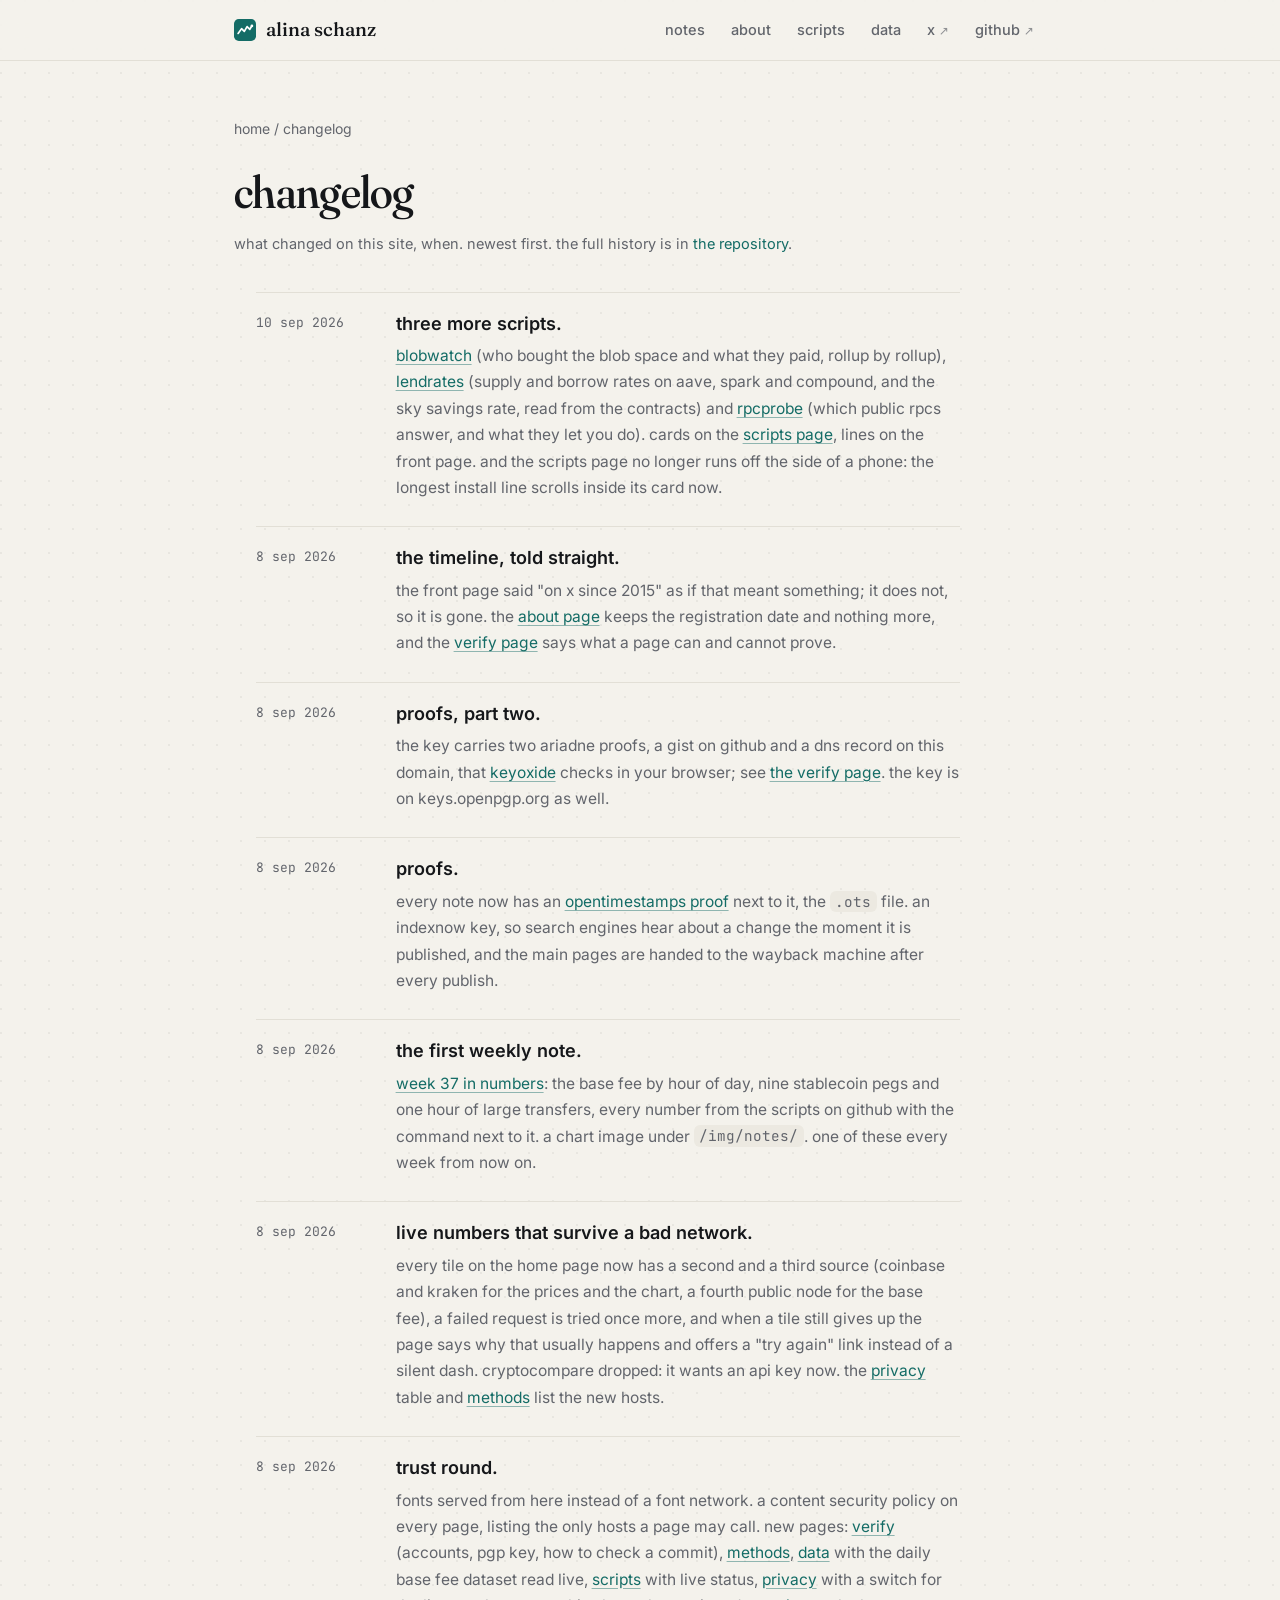
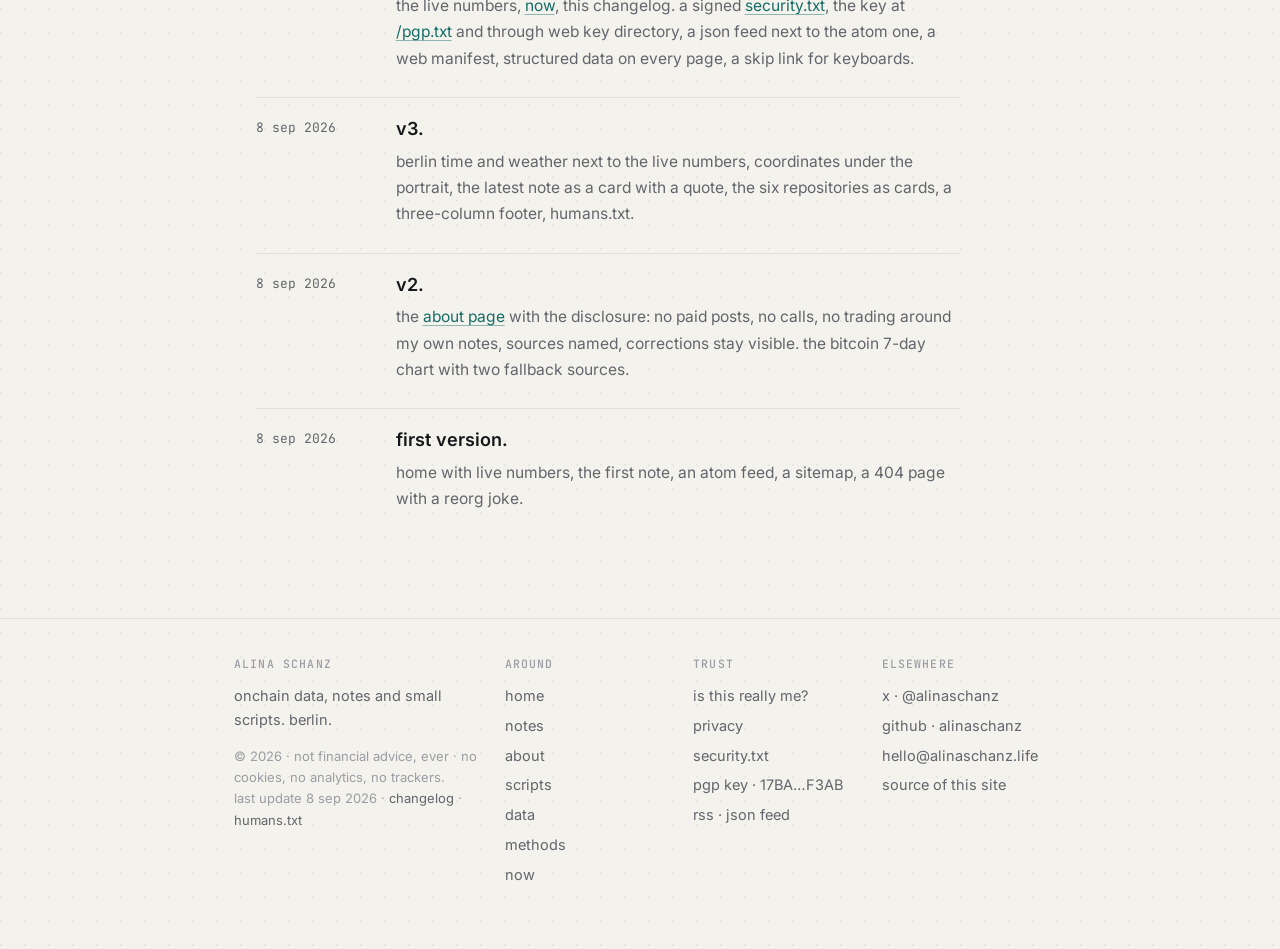
<file: changelog/index.html>
<!doctype html>
<html lang="en">
<head>
<meta charset="utf-8">
<meta name="viewport" content="width=device-width,initial-scale=1">
<meta http-equiv="Content-Security-Policy" content="default-src 'none'; script-src 'self'; style-src 'self'; img-src 'self' data:; font-src 'self'; connect-src 'self' https://api.coingecko.com https://api.exchange.coinbase.com https://api.kraken.com https://api.alternative.me https://ethereum-rpc.publicnode.com https://eth.drpc.org https://gateway.tenderly.co https://rpc.mevblocker.io https://api.open-meteo.com https://api.github.com https://raw.githubusercontent.com; manifest-src 'self'; base-uri 'none'; form-action 'none'">
<title>changelog — alina schanz</title>
<meta name="description" content="what changed on alinaschanz.life, and when.">
<meta name="author" content="alina schanz">
<meta name="theme-color" content="#f4f2ec" media="(prefers-color-scheme: light)">
<meta name="theme-color" content="#0d0f11" media="(prefers-color-scheme: dark)">
<link rel="canonical" href="https://alinaschanz.life/changelog/">
<meta property="og:type" content="website">
<meta property="og:site_name" content="alina schanz">
<meta property="og:title" content="changelog — alina schanz">
<meta property="og:description" content="what changed on alinaschanz.life, and when.">
<meta property="og:url" content="https://alinaschanz.life/changelog/">
<meta property="og:image" content="https://alinaschanz.life/img/og.png">
<meta property="og:image:width" content="1200">
<meta property="og:image:height" content="630">
<meta name="twitter:card" content="summary_large_image">
<meta name="twitter:site" content="@alinaschanz">
<meta name="twitter:creator" content="@alinaschanz">
<meta name="twitter:image" content="https://alinaschanz.life/img/og.png">
<link rel="icon" href="/favicon.svg" type="image/svg+xml">
<link rel="apple-touch-icon" href="/img/icon-192.png">
<link rel="manifest" href="/manifest.webmanifest">
<link rel="alternate" type="application/atom+xml" title="alina schanz — notes" href="/feed.xml">
<link rel="alternate" type="application/feed+json" title="alina schanz — notes" href="/feed.json">
<link rel="me" href="https://x.com/alinaschanz">
<link rel="me" href="https://github.com/alinaschanz">
<link rel="me" href="mailto:hello@alinaschanz.life">
<link rel="pgpkey" href="/pgp.txt">
<link rel="author" href="/about/">
<link rel="stylesheet" href="/style.css">
</head>
<body>

<a class="skip" href="#main">skip to content</a>
<header class="top">
  <div class="wrap">
    <a class="brand" href="/" aria-label="alina schanz, home">
      <svg viewBox="0 0 64 64" aria-hidden="true"><rect width="64" height="64" rx="14" fill="var(--accent)"/><path d="M12 42 L22 28 L30 36 L38 22 L46 30 L52 20" fill="none" stroke="var(--accent-ink)" stroke-width="5" stroke-linecap="round" stroke-linejoin="round"/><circle cx="52" cy="20" r="4" fill="var(--accent-ink)"/></svg>
      alina schanz
    </a>
    <nav aria-label="main">
      <ul class="menu">
        <li><a href="/notes/">notes</a></li>
        <li><a href="/about/">about</a></li>
        <li><a class="hide-sm" href="/scripts/">scripts</a></li>
        <li><a class="hide-sm" href="/data/">data</a></li>
        <li><a class="ext" href="https://x.com/alinaschanz" rel="me noopener">x</a></li>
        <li><a class="ext" href="https://github.com/alinaschanz" rel="me noopener">github</a></li>
      </ul>
    </nav>
  </div>
</header>

<main class="wrap" id="main">
<article class="article">
  <div class="crumbs"><a href="/">home</a> / changelog</div>
  <h1>changelog</h1>
  <div class="meta"><span>what changed on this site, when. newest first. the full history is in <a href="https://github.com/alinaschanz/alinaschanz.github.io/commits/main" rel="noopener">the repository</a>.</span></div>

  <div class="prose">
    <ul class="log">
      <li><time datetime="2026-09-10">10 sep 2026</time><div><b>three more scripts.</b><p><a href="https://github.com/alinaschanz/blobwatch" rel="noopener">blobwatch</a> (who bought the blob space and what they paid, rollup by rollup), <a href="https://github.com/alinaschanz/lendrates" rel="noopener">lendrates</a> (supply and borrow rates on aave, spark and compound, and the sky savings rate, read from the contracts) and <a href="https://github.com/alinaschanz/rpcprobe" rel="noopener">rpcprobe</a> (which public rpcs answer, and what they let you do). cards on the <a href="/scripts/">scripts page</a>, lines on the front page. and the scripts page no longer runs off the side of a phone: the longest install line scrolls inside its card now.</p></div></li>
      <li><time datetime="2026-09-08">8 sep 2026</time><div><b>the timeline, told straight.</b><p>the front page said "on x since 2015" as if that meant something; it does not, so it is gone. the <a href="/about/#timeline">about page</a> keeps the registration date and nothing more, and the <a href="/verify/">verify page</a> says what a page can and cannot prove.</p></div></li>
      <li><time datetime="2026-09-08">8 sep 2026</time><div><b>proofs, part two.</b><p>the key carries two ariadne proofs, a gist on github and a dns record on this domain, that <a href="https://keyoxide.org/hello@alinaschanz.life" rel="noopener">keyoxide</a> checks in your browser; see <a href="/verify/#proofs">the verify page</a>. the key is on keys.openpgp.org as well.</p></div></li>
      <li><time datetime="2026-09-08">8 sep 2026</time><div><b>proofs.</b><p>every note now has an <a href="/verify/#notes">opentimestamps proof</a> next to it, the <code>.ots</code> file. an indexnow key, so search engines hear about a change the moment it is published, and the main pages are handed to the wayback machine after every publish.</p></div></li>
      <li><time datetime="2026-09-08">8 sep 2026</time><div><b>the first weekly note.</b><p><a href="/notes/2026-09-08-week-37-in-numbers.html">week 37 in numbers</a>: the base fee by hour of day, nine stablecoin pegs and one hour of large transfers, every number from the scripts on github with the command next to it. a chart image under <code>/img/notes/</code>. one of these every week from now on.</p></div></li>
      <li><time datetime="2026-09-08">8 sep 2026</time><div><b>live numbers that survive a bad network.</b><p>every tile on the home page now has a second and a third source (coinbase and kraken for the prices and the chart, a fourth public node for the base fee), a failed request is tried once more, and when a tile still gives up the page says why that usually happens and offers a "try again" link instead of a silent dash. cryptocompare dropped: it wants an api key now. the <a href="/privacy/">privacy</a> table and <a href="/methods/">methods</a> list the new hosts.</p></div></li>
      <li><time datetime="2026-09-08">8 sep 2026</time><div><b>trust round.</b><p>fonts served from here instead of a font network. a content security policy on every page, listing the only hosts a page may call. new pages: <a href="/verify/">verify</a> (accounts, pgp key, how to check a commit), <a href="/methods/">methods</a>, <a href="/data/">data</a> with the daily base fee dataset read live, <a href="/scripts/">scripts</a> with live status, <a href="/privacy/">privacy</a> with a switch for the live numbers, <a href="/now/">now</a>, this changelog. a signed <a href="/.well-known/security.txt">security.txt</a>, the key at <a href="/pgp.txt">/pgp.txt</a> and through web key directory, a json feed next to the atom one, a web manifest, structured data on every page, a skip link for keyboards.</p></div></li>
      <li><time datetime="2026-09-08">8 sep 2026</time><div><b>v3.</b><p>berlin time and weather next to the live numbers, coordinates under the portrait, the latest note as a card with a quote, the six repositories as cards, a three-column footer, humans.txt.</p></div></li>
      <li><time datetime="2026-09-08">8 sep 2026</time><div><b>v2.</b><p>the <a href="/about/">about page</a> with the disclosure: no paid posts, no calls, no trading around my own notes, sources named, corrections stay visible. the bitcoin 7-day chart with two fallback sources.</p></div></li>
      <li><time datetime="2026-09-08">8 sep 2026</time><div><b>first version.</b><p>home with live numbers, the first note, an atom feed, a sitemap, a 404 page with a reorg joke.</p></div></li>
    </ul>
  </div>
</article>
</main>

<footer>
  <div class="wrap foot">
    <div>
      <h4>alina schanz</h4>
      <p>onchain data, notes and small scripts. berlin.</p>
      <p class="fine">© 2026 · not financial advice, ever · no cookies, no analytics, no trackers.<br>last update 8 sep 2026 · <a href="/changelog/">changelog</a> · <a href="/humans.txt">humans.txt</a></p>
    </div>
    <div>
      <h4>around</h4>
      <ul>
        <li><a href="/">home</a></li>
        <li><a href="/notes/">notes</a></li>
        <li><a href="/about/">about</a></li>
        <li><a href="/scripts/">scripts</a></li>
        <li><a href="/data/">data</a></li>
        <li><a href="/methods/">methods</a></li>
        <li><a href="/now/">now</a></li>
      </ul>
    </div>
    <div>
      <h4>trust</h4>
      <ul>
        <li><a href="/verify/">is this really me?</a></li>
        <li><a href="/privacy/">privacy</a></li>
        <li><a href="/.well-known/security.txt">security.txt</a></li>
        <li><a href="/pgp.txt">pgp key · 17BA…F3AB</a></li>
        <li><a href="/feed.xml">rss</a> · <a href="/feed.json">json feed</a></li>
      </ul>
    </div>
    <div>
      <h4>elsewhere</h4>
      <ul>
        <li><a href="https://x.com/alinaschanz" rel="me noopener">x · @alinaschanz</a></li>
        <li><a href="https://github.com/alinaschanz" rel="me noopener">github · alinaschanz</a></li>
        <li><a href="mailto:hello@alinaschanz.life">hello@alinaschanz.life</a></li>
        <li><a href="https://github.com/alinaschanz/alinaschanz.github.io" rel="noopener">source of this site</a></li>
      </ul>
    </div>
  </div>
</footer>

</body>
</html>
</file>
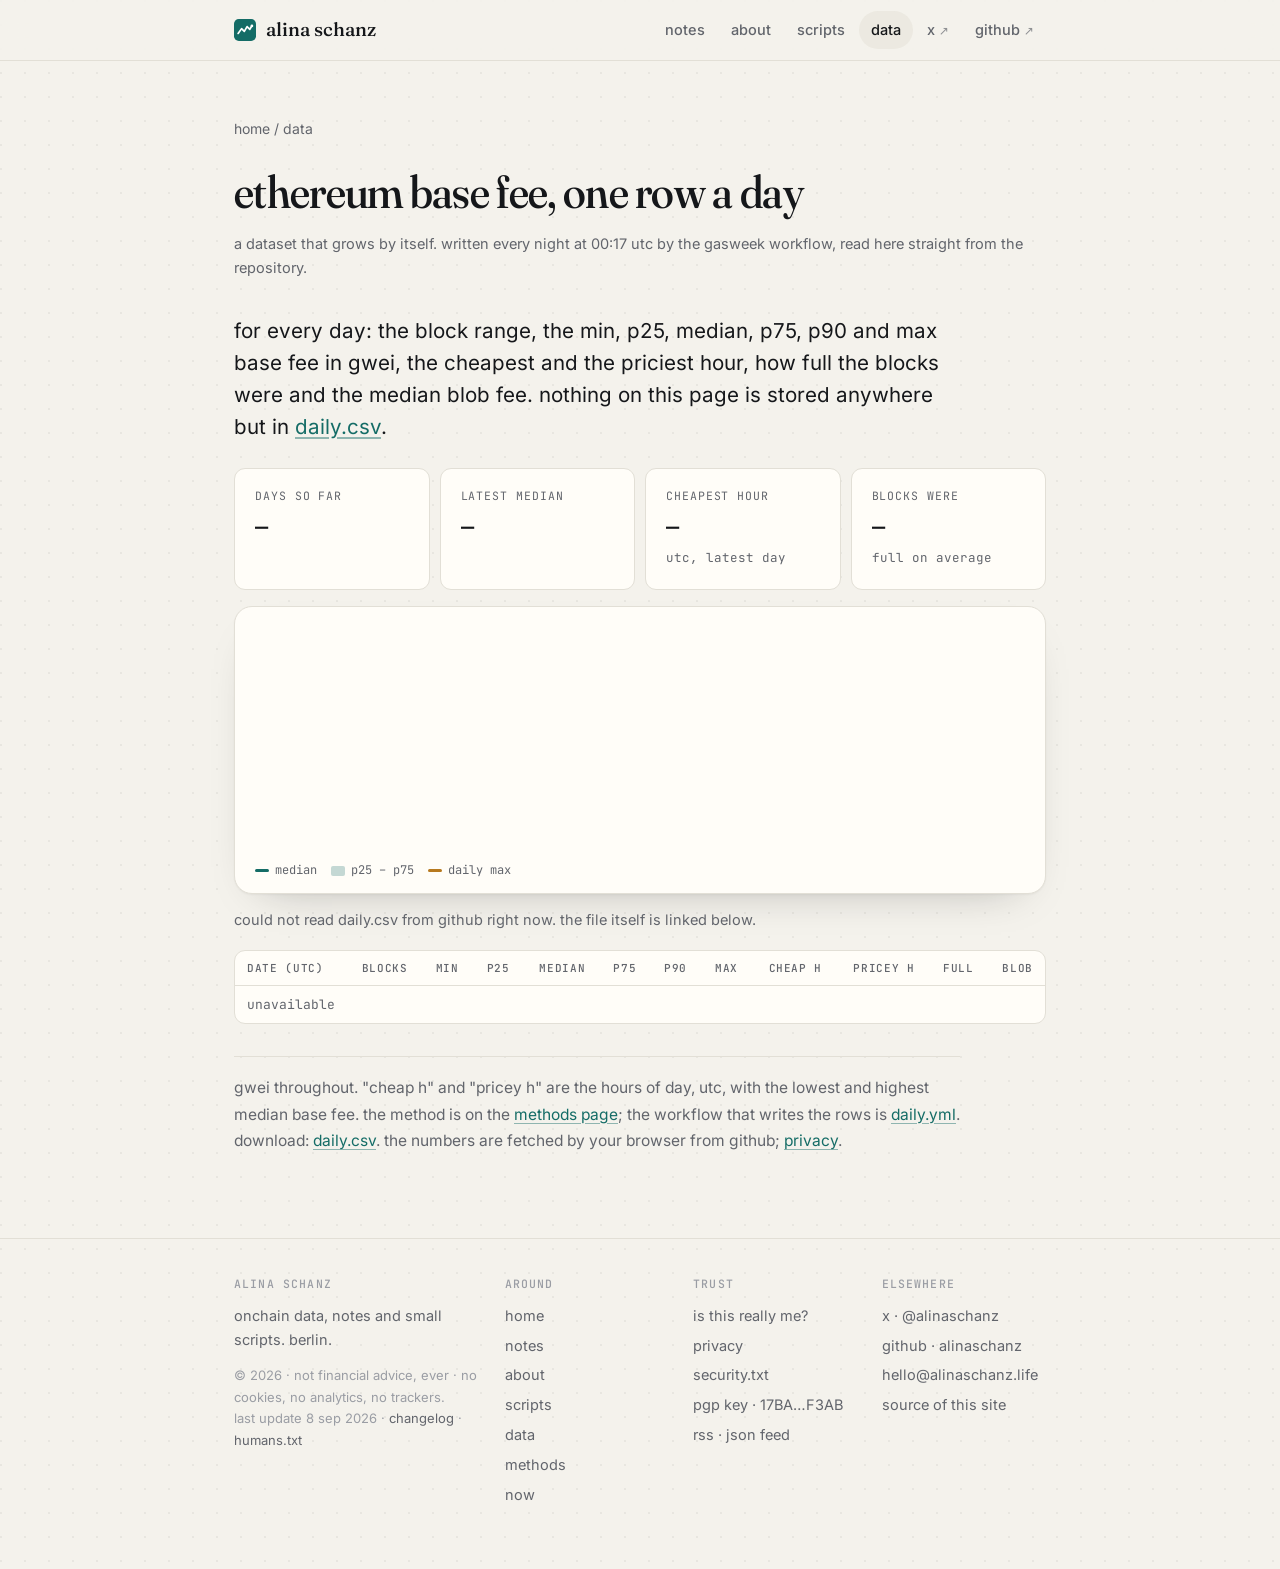
<file: data/index.html>
<!doctype html>
<html lang="en">
<head>
<meta charset="utf-8">
<meta name="viewport" content="width=device-width,initial-scale=1">
<meta http-equiv="Content-Security-Policy" content="default-src 'none'; script-src 'self'; style-src 'self'; img-src 'self' data:; font-src 'self'; connect-src 'self' https://api.coingecko.com https://api.exchange.coinbase.com https://api.kraken.com https://api.alternative.me https://ethereum-rpc.publicnode.com https://eth.drpc.org https://gateway.tenderly.co https://rpc.mevblocker.io https://api.open-meteo.com https://api.github.com https://raw.githubusercontent.com; manifest-src 'self'; base-uri 'none'; form-action 'none'">
<title>ethereum base fee, one row a day — alina schanz</title>
<meta name="description" content="a daily dataset of the ethereum base fee: min, percentiles, max, cheapest hour. written by a workflow, read live from github.">
<meta name="author" content="alina schanz">
<meta name="theme-color" content="#f4f2ec" media="(prefers-color-scheme: light)">
<meta name="theme-color" content="#0d0f11" media="(prefers-color-scheme: dark)">
<link rel="canonical" href="https://alinaschanz.life/data/">
<meta property="og:type" content="website">
<meta property="og:site_name" content="alina schanz">
<meta property="og:title" content="ethereum base fee, one row a day — alina schanz">
<meta property="og:description" content="a daily dataset of the ethereum base fee: min, percentiles, max, cheapest hour. written by a workflow, read live from github.">
<meta property="og:url" content="https://alinaschanz.life/data/">
<meta property="og:image" content="https://alinaschanz.life/img/og.png">
<meta property="og:image:width" content="1200">
<meta property="og:image:height" content="630">
<meta name="twitter:card" content="summary_large_image">
<meta name="twitter:site" content="@alinaschanz">
<meta name="twitter:creator" content="@alinaschanz">
<meta name="twitter:image" content="https://alinaschanz.life/img/og.png">
<link rel="icon" href="/favicon.svg" type="image/svg+xml">
<link rel="apple-touch-icon" href="/img/icon-192.png">
<link rel="manifest" href="/manifest.webmanifest">
<link rel="alternate" type="application/atom+xml" title="alina schanz — notes" href="/feed.xml">
<link rel="alternate" type="application/feed+json" title="alina schanz — notes" href="/feed.json">
<link rel="me" href="https://x.com/alinaschanz">
<link rel="me" href="https://github.com/alinaschanz">
<link rel="me" href="mailto:hello@alinaschanz.life">
<link rel="pgpkey" href="/pgp.txt">
<link rel="author" href="/about/">
<link rel="stylesheet" href="/style.css">
<script type="application/ld+json">
{"@context": "https://schema.org", "@graph": [{"@type": "Dataset", "@id": "https://alinaschanz.life/data/#dataset", "name": "ethereum base fee, daily summary", "description": "one row per day: block range, min, p25, median, p75, p90 and max base fee in gwei, cheapest and priciest hour (utc), mean gas used ratio, median blob base fee. written by a github workflow at 00:17 utc.", "url": "https://alinaschanz.life/data/", "license": "https://opensource.org/licenses/MIT", "isAccessibleForFree": true, "creator": {"@id": "https://alinaschanz.life/#me"}, "temporalCoverage": "2026-09-08/..", "distribution": [{"@type": "DataDownload", "encodingFormat": "text/csv", "contentUrl": "https://raw.githubusercontent.com/alinaschanz/gasweek/main/data/daily.csv"}], "variableMeasured": ["min_gwei", "p25_gwei", "median_gwei", "p75_gwei", "p90_gwei", "max_gwei", "cheapest_hour_utc", "priciest_hour_utc", "gas_used_ratio_mean", "blob_median_gwei"]}, {"@type": "Person", "@id": "https://alinaschanz.life/#me", "name": "Alina Schanz", "url": "https://alinaschanz.life/", "image": "https://alinaschanz.life/img/avatar.jpg", "jobTitle": "Onchain data analyst", "address": {"@type": "PostalAddress", "addressLocality": "Berlin", "addressCountry": "DE"}, "email": "mailto:hello@alinaschanz.life", "sameAs": ["https://x.com/alinaschanz", "https://github.com/alinaschanz"], "knowsAbout": ["Ethereum", "Bitcoin", "onchain data", "gas fees", "stablecoins", "ENS"], "identifier": {"@type": "PropertyValue", "propertyID": "OpenPGP fingerprint", "value": "17BA4C393451A56B37B8EDBBF1A6474B431DF3AB"}}]}
</script>
</head>
<body>

<a class="skip" href="#main">skip to content</a>
<header class="top">
  <div class="wrap">
    <a class="brand" href="/" aria-label="alina schanz, home">
      <svg viewBox="0 0 64 64" aria-hidden="true"><rect width="64" height="64" rx="14" fill="var(--accent)"/><path d="M12 42 L22 28 L30 36 L38 22 L46 30 L52 20" fill="none" stroke="var(--accent-ink)" stroke-width="5" stroke-linecap="round" stroke-linejoin="round"/><circle cx="52" cy="20" r="4" fill="var(--accent-ink)"/></svg>
      alina schanz
    </a>
    <nav aria-label="main">
      <ul class="menu">
        <li><a href="/notes/">notes</a></li>
        <li><a href="/about/">about</a></li>
        <li><a class="hide-sm" href="/scripts/">scripts</a></li>
        <li><a class="hide-sm" href="/data/" aria-current="page">data</a></li>
        <li><a class="ext" href="https://x.com/alinaschanz" rel="me noopener">x</a></li>
        <li><a class="ext" href="https://github.com/alinaschanz" rel="me noopener">github</a></li>
      </ul>
    </nav>
  </div>
</header>

<main class="wrap" id="main">
<article class="article">
  <div class="crumbs"><a href="/">home</a> / data</div>
  <h1>ethereum base fee, one row a day</h1>
  <div class="meta"><span>a dataset that grows by itself. written every night at 00:17 utc by the gasweek workflow, read here straight from the repository.</span></div>

  <div class="prose">
    <p class="lede">for every day: the block range, the min, p25, median, p75, p90 and max base fee in gwei, the cheapest and the priciest hour, how full the blocks were and the median blob fee. nothing on this page is stored anywhere but in <a href="https://github.com/alinaschanz/gasweek/blob/main/data/daily.csv" rel="noopener">daily.csv</a>.</p>
  </div>

  <div class="stats" id="gas-stats" aria-live="polite">
    <div class="tile"><div class="k">days so far</div><div class="v skeleton" id="d-days">0</div><div class="s" id="d-since">&nbsp;</div></div>
    <div class="tile"><div class="k">latest median</div><div class="v skeleton" id="d-median">0.000 gwei</div><div class="s" id="d-date">&nbsp;</div></div>
    <div class="tile"><div class="k">cheapest hour</div><div class="v skeleton" id="d-cheap">00:00</div><div class="s" id="d-cheap-s">utc, latest day</div></div>
    <div class="tile"><div class="k">blocks were</div><div class="v skeleton" id="d-full">00%</div><div class="s">full on average</div></div>
  </div>

  <div class="chart">
    <svg id="gas-chart" viewBox="0 0 600 220" preserveAspectRatio="none" role="img" aria-label="ethereum base fee per day: median with the p25 to p75 band, and the daily maximum"></svg>
    <div class="spark-axis" id="gas-axis" aria-hidden="true"></div>
    <div class="legend"><span><i></i>median</span><span><i class="band"></i>p25 – p75</span><span><i class="max"></i>daily max</span><span id="gas-scale" class="muted"></span></div>
  </div>
  <p class="term-cap" id="gas-note">loading daily.csv from github…</p>

  <div class="grid-table"><table id="gas-table"><thead><tr><th>date (utc)</th><th>blocks</th><th>min</th><th>p25</th><th>median</th><th>p75</th><th>p90</th><th>max</th><th>cheap h</th><th>pricey h</th><th>full</th><th>blob</th></tr></thead><tbody><tr><td colspan="12" class="muted">loading…</td></tr></tbody></table></div>

  <div class="prose">
    <p class="fine">gwei throughout. "cheap h" and "pricey h" are the hours of day, utc, with the lowest and highest median base fee. the method is on the <a href="/methods/#gasweek">methods page</a>; the workflow that writes the rows is <a href="https://github.com/alinaschanz/gasweek/blob/main/.github/workflows/daily.yml" rel="noopener">daily.yml</a>. download: <a href="https://raw.githubusercontent.com/alinaschanz/gasweek/main/data/daily.csv" rel="noopener">daily.csv</a>. the numbers are fetched by your browser from github; <a href="/privacy/">privacy</a>.</p>
  </div>
</article>
</main>

<footer>
  <div class="wrap foot">
    <div>
      <h4>alina schanz</h4>
      <p>onchain data, notes and small scripts. berlin.</p>
      <p class="fine">© 2026 · not financial advice, ever · no cookies, no analytics, no trackers.<br>last update 8 sep 2026 · <a href="/changelog/">changelog</a> · <a href="/humans.txt">humans.txt</a></p>
    </div>
    <div>
      <h4>around</h4>
      <ul>
        <li><a href="/">home</a></li>
        <li><a href="/notes/">notes</a></li>
        <li><a href="/about/">about</a></li>
        <li><a href="/scripts/">scripts</a></li>
        <li><a href="/data/">data</a></li>
        <li><a href="/methods/">methods</a></li>
        <li><a href="/now/">now</a></li>
      </ul>
    </div>
    <div>
      <h4>trust</h4>
      <ul>
        <li><a href="/verify/">is this really me?</a></li>
        <li><a href="/privacy/">privacy</a></li>
        <li><a href="/.well-known/security.txt">security.txt</a></li>
        <li><a href="/pgp.txt">pgp key · 17BA…F3AB</a></li>
        <li><a href="/feed.xml">rss</a> · <a href="/feed.json">json feed</a></li>
      </ul>
    </div>
    <div>
      <h4>elsewhere</h4>
      <ul>
        <li><a href="https://x.com/alinaschanz" rel="me noopener">x · @alinaschanz</a></li>
        <li><a href="https://github.com/alinaschanz" rel="me noopener">github · alinaschanz</a></li>
        <li><a href="mailto:hello@alinaschanz.life">hello@alinaschanz.life</a></li>
        <li><a href="https://github.com/alinaschanz/alinaschanz.github.io" rel="noopener">source of this site</a></li>
      </ul>
    </div>
  </div>
</footer>

<script src="/data.js" defer></script>
</body>
</html>
</file>
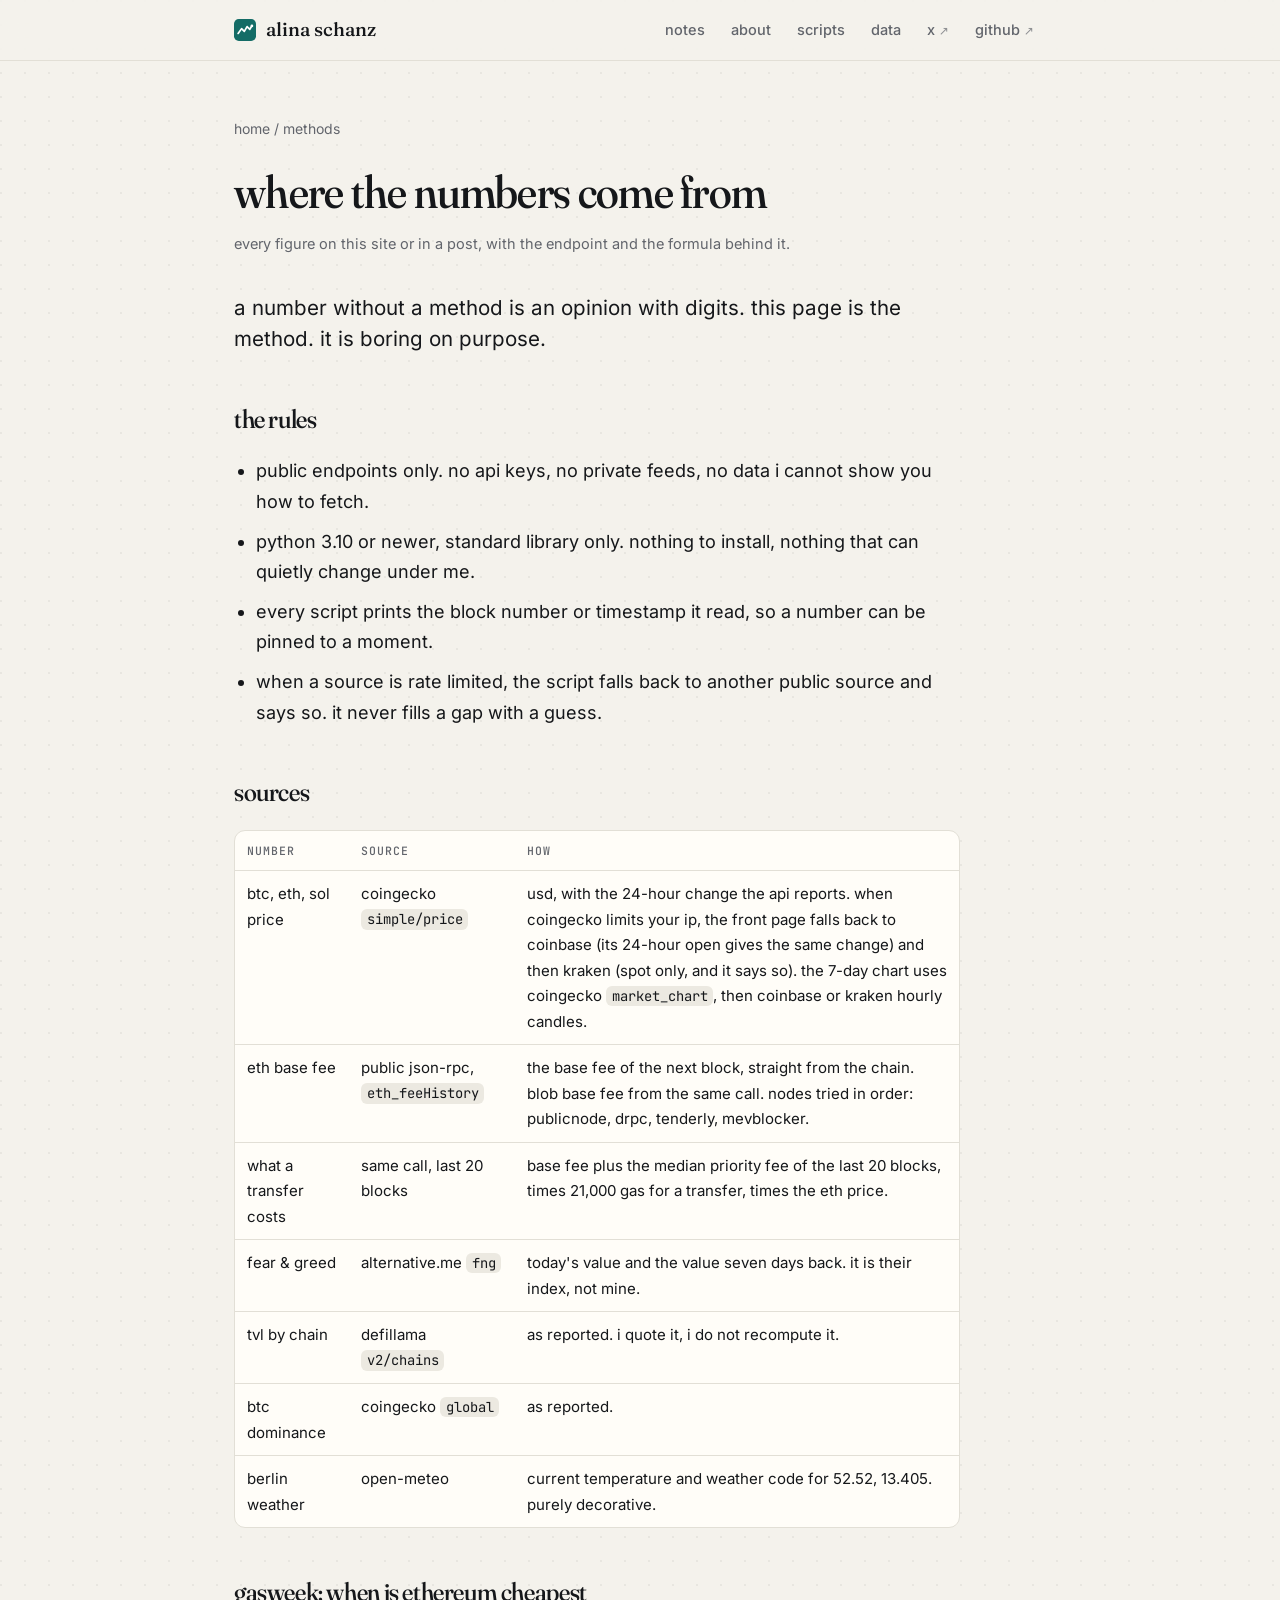
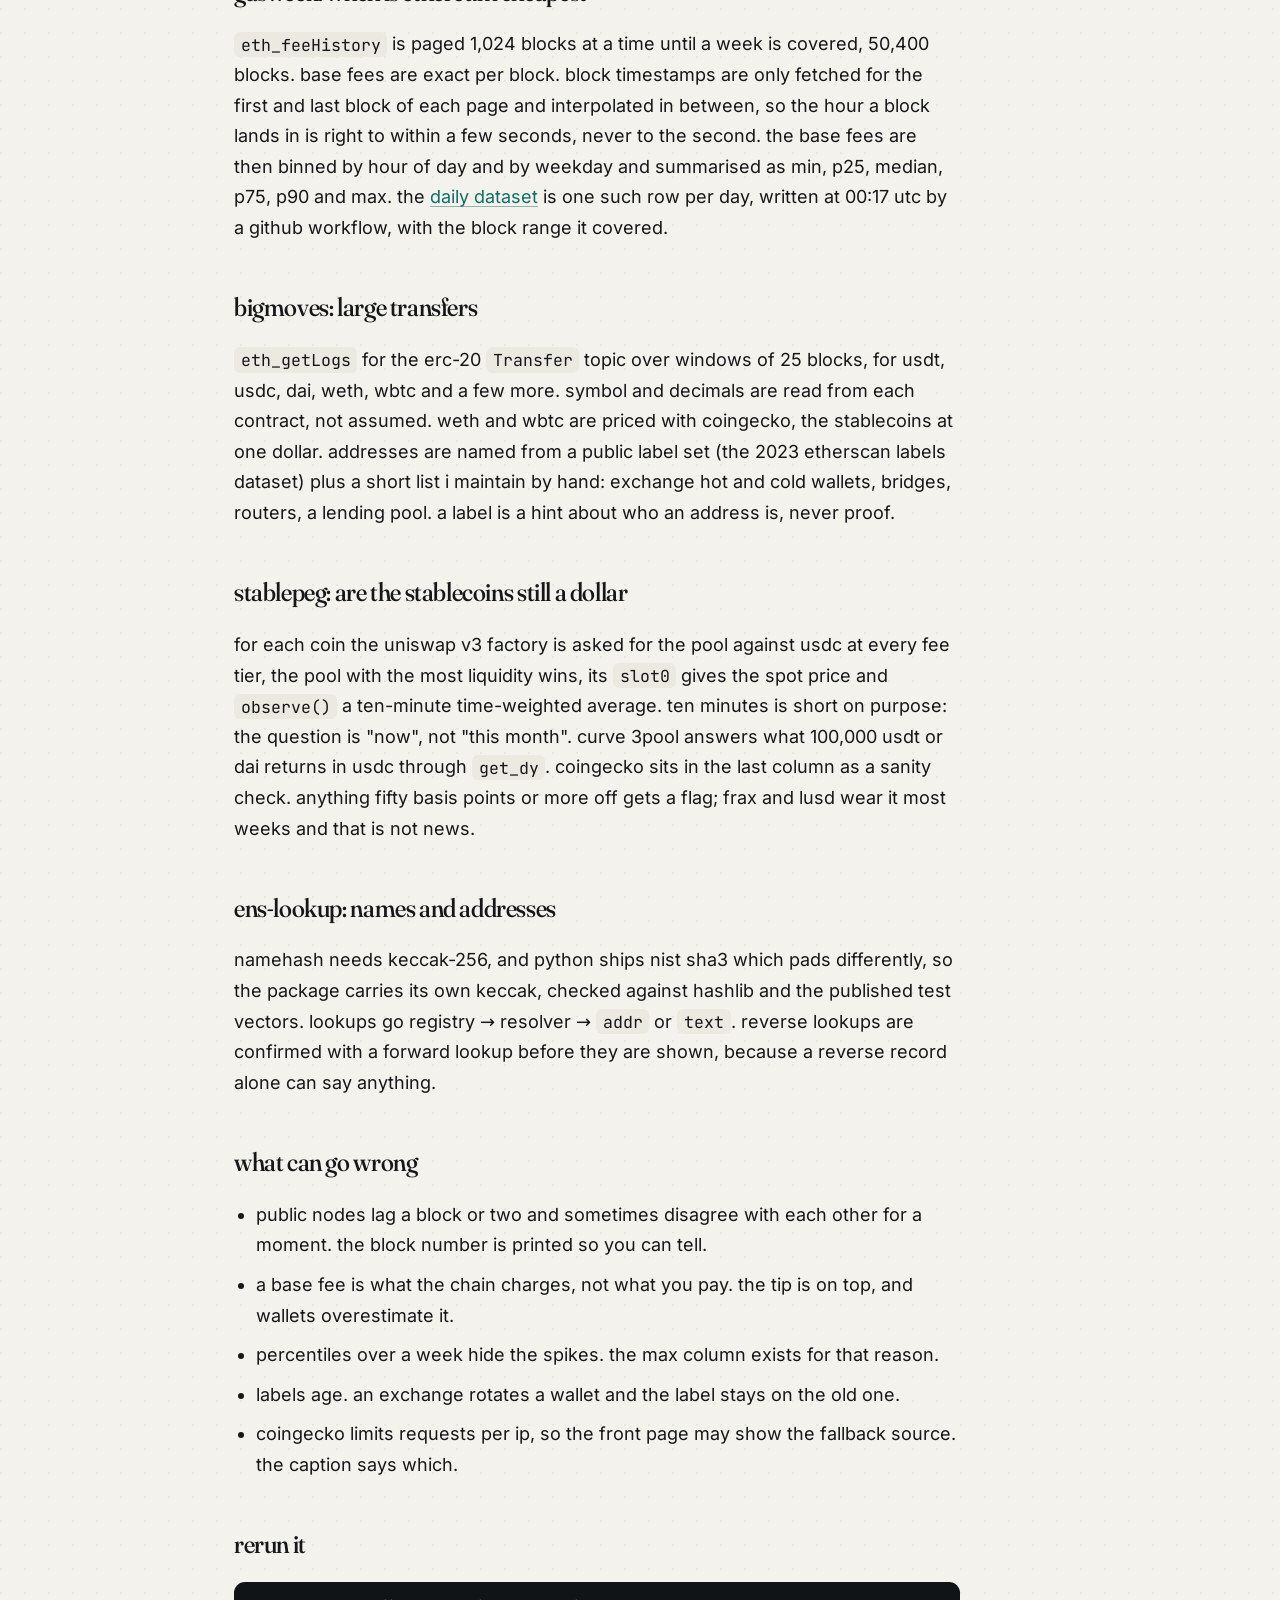
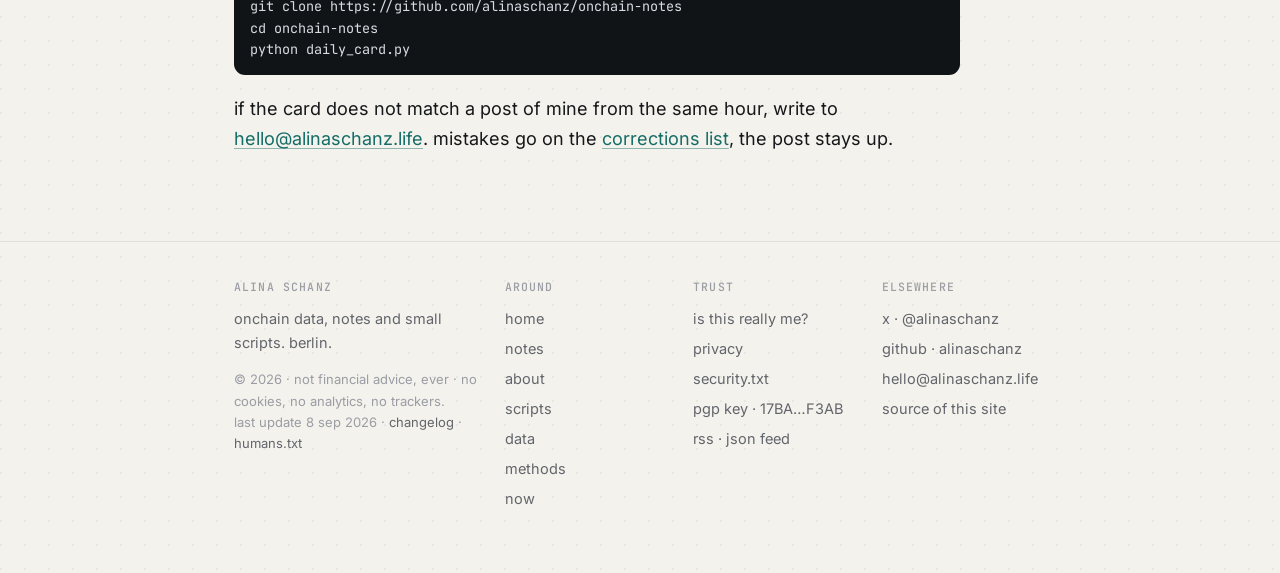
<file: methods/index.html>
<!doctype html>
<html lang="en">
<head>
<meta charset="utf-8">
<meta name="viewport" content="width=device-width,initial-scale=1">
<meta http-equiv="Content-Security-Policy" content="default-src 'none'; script-src 'self'; style-src 'self'; img-src 'self' data:; font-src 'self'; connect-src 'self' https://api.coingecko.com https://api.exchange.coinbase.com https://api.kraken.com https://api.alternative.me https://ethereum-rpc.publicnode.com https://eth.drpc.org https://gateway.tenderly.co https://rpc.mevblocker.io https://api.open-meteo.com https://api.github.com https://raw.githubusercontent.com; manifest-src 'self'; base-uri 'none'; form-action 'none'">
<title>where the numbers come from — alina schanz</title>
<meta name="description" content="every figure on this site, with the endpoint and the formula behind it: prices, base fee, gasweek, bigmoves, stablepeg, ens-lookup, and what can go wrong.">
<meta name="author" content="alina schanz">
<meta name="theme-color" content="#f4f2ec" media="(prefers-color-scheme: light)">
<meta name="theme-color" content="#0d0f11" media="(prefers-color-scheme: dark)">
<link rel="canonical" href="https://alinaschanz.life/methods/">
<meta property="og:type" content="website">
<meta property="og:site_name" content="alina schanz">
<meta property="og:title" content="where the numbers come from — alina schanz">
<meta property="og:description" content="every figure on this site, with the endpoint and the formula behind it: prices, base fee, gasweek, bigmoves, stablepeg, ens-lookup, and what can go wrong.">
<meta property="og:url" content="https://alinaschanz.life/methods/">
<meta property="og:image" content="https://alinaschanz.life/img/og.png">
<meta property="og:image:width" content="1200">
<meta property="og:image:height" content="630">
<meta name="twitter:card" content="summary_large_image">
<meta name="twitter:site" content="@alinaschanz">
<meta name="twitter:creator" content="@alinaschanz">
<meta name="twitter:image" content="https://alinaschanz.life/img/og.png">
<link rel="icon" href="/favicon.svg" type="image/svg+xml">
<link rel="apple-touch-icon" href="/img/icon-192.png">
<link rel="manifest" href="/manifest.webmanifest">
<link rel="alternate" type="application/atom+xml" title="alina schanz — notes" href="/feed.xml">
<link rel="alternate" type="application/feed+json" title="alina schanz — notes" href="/feed.json">
<link rel="me" href="https://x.com/alinaschanz">
<link rel="me" href="https://github.com/alinaschanz">
<link rel="me" href="mailto:hello@alinaschanz.life">
<link rel="pgpkey" href="/pgp.txt">
<link rel="author" href="/about/">
<link rel="stylesheet" href="/style.css">
<script type="application/ld+json">
{"@context": "https://schema.org", "@graph": [{"@type": "WebPage", "@id": "https://alinaschanz.life/methods/#page", "url": "https://alinaschanz.life/methods/", "name": "where the numbers come from — alina schanz", "isPartOf": {"@id": "https://alinaschanz.life/#site"}, "author": {"@id": "https://alinaschanz.life/#me"}}, {"@type": "Person", "@id": "https://alinaschanz.life/#me", "name": "Alina Schanz", "url": "https://alinaschanz.life/", "image": "https://alinaschanz.life/img/avatar.jpg", "jobTitle": "Onchain data analyst", "address": {"@type": "PostalAddress", "addressLocality": "Berlin", "addressCountry": "DE"}, "email": "mailto:hello@alinaschanz.life", "sameAs": ["https://x.com/alinaschanz", "https://github.com/alinaschanz"], "knowsAbout": ["Ethereum", "Bitcoin", "onchain data", "gas fees", "stablecoins", "ENS"], "identifier": {"@type": "PropertyValue", "propertyID": "OpenPGP fingerprint", "value": "17BA4C393451A56B37B8EDBBF1A6474B431DF3AB"}}]}
</script>
</head>
<body>

<a class="skip" href="#main">skip to content</a>
<header class="top">
  <div class="wrap">
    <a class="brand" href="/" aria-label="alina schanz, home">
      <svg viewBox="0 0 64 64" aria-hidden="true"><rect width="64" height="64" rx="14" fill="var(--accent)"/><path d="M12 42 L22 28 L30 36 L38 22 L46 30 L52 20" fill="none" stroke="var(--accent-ink)" stroke-width="5" stroke-linecap="round" stroke-linejoin="round"/><circle cx="52" cy="20" r="4" fill="var(--accent-ink)"/></svg>
      alina schanz
    </a>
    <nav aria-label="main">
      <ul class="menu">
        <li><a href="/notes/">notes</a></li>
        <li><a href="/about/">about</a></li>
        <li><a class="hide-sm" href="/scripts/">scripts</a></li>
        <li><a class="hide-sm" href="/data/">data</a></li>
        <li><a class="ext" href="https://x.com/alinaschanz" rel="me noopener">x</a></li>
        <li><a class="ext" href="https://github.com/alinaschanz" rel="me noopener">github</a></li>
      </ul>
    </nav>
  </div>
</header>

<main class="wrap" id="main">
<article class="article">
  <div class="crumbs"><a href="/">home</a> / methods</div>
  <h1>where the numbers come from</h1>
  <div class="meta"><span>every figure on this site or in a post, with the endpoint and the formula behind it.</span></div>

  <div class="prose">
    <p class="lede">a number without a method is an opinion with digits. this page is the method. it is boring on purpose.</p>

    <h2 id="rules">the rules</h2>
    <ul>
      <li>public endpoints only. no api keys, no private feeds, no data i cannot show you how to fetch.</li>
      <li>python 3.10 or newer, standard library only. nothing to install, nothing that can quietly change under me.</li>
      <li>every script prints the block number or timestamp it read, so a number can be pinned to a moment.</li>
      <li>when a source is rate limited, the script falls back to another public source and says so. it never fills a gap with a guess.</li>
    </ul>

    <h2 id="sources">sources</h2>
    <div class="data-wrap"><table class="src">
      <tr><th>number</th><th>source</th><th>how</th></tr>
      <tr><td>btc, eth, sol price</td><td>coingecko <code>simple/price</code></td><td>usd, with the 24-hour change the api reports. when coingecko limits your ip, the front page falls back to coinbase (its 24-hour open gives the same change) and then kraken (spot only, and it says so). the 7-day chart uses coingecko <code>market_chart</code>, then coinbase or kraken hourly candles.</td></tr>
      <tr><td>eth base fee</td><td>public json-rpc, <code>eth_feeHistory</code></td><td>the base fee of the next block, straight from the chain. blob base fee from the same call. nodes tried in order: publicnode, drpc, tenderly, mevblocker.</td></tr>
      <tr><td>what a transfer costs</td><td>same call, last 20 blocks</td><td>base fee plus the median priority fee of the last 20 blocks, times 21,000 gas for a transfer, times the eth price.</td></tr>
      <tr><td>fear &amp; greed</td><td>alternative.me <code>fng</code></td><td>today's value and the value seven days back. it is their index, not mine.</td></tr>
      <tr><td>tvl by chain</td><td>defillama <code>v2/chains</code></td><td>as reported. i quote it, i do not recompute it.</td></tr>
      <tr><td>btc dominance</td><td>coingecko <code>global</code></td><td>as reported.</td></tr>
      <tr><td>berlin weather</td><td>open-meteo</td><td>current temperature and weather code for 52.52, 13.405. purely decorative.</td></tr>
    </table></div>

    <h2 id="gasweek">gasweek: when is ethereum cheapest</h2>
    <p><code>eth_feeHistory</code> is paged 1,024 blocks at a time until a week is covered, 50,400 blocks. base fees are exact per block. block timestamps are only fetched for the first and last block of each page and interpolated in between, so the hour a block lands in is right to within a few seconds, never to the second. the base fees are then binned by hour of day and by weekday and summarised as min, p25, median, p75, p90 and max. the <a href="/data/">daily dataset</a> is one such row per day, written at 00:17 utc by a github workflow, with the block range it covered.</p>

    <h2 id="bigmoves">bigmoves: large transfers</h2>
    <p><code>eth_getLogs</code> for the erc-20 <code>Transfer</code> topic over windows of 25 blocks, for usdt, usdc, dai, weth, wbtc and a few more. symbol and decimals are read from each contract, not assumed. weth and wbtc are priced with coingecko, the stablecoins at one dollar. addresses are named from a public label set (the 2023 etherscan labels dataset) plus a short list i maintain by hand: exchange hot and cold wallets, bridges, routers, a lending pool. a label is a hint about who an address is, never proof.</p>

    <h2 id="stablepeg">stablepeg: are the stablecoins still a dollar</h2>
    <p>for each coin the uniswap v3 factory is asked for the pool against usdc at every fee tier, the pool with the most liquidity wins, its <code>slot0</code> gives the spot price and <code>observe()</code> a ten-minute time-weighted average. ten minutes is short on purpose: the question is "now", not "this month". curve 3pool answers what 100,000 usdt or dai returns in usdc through <code>get_dy</code>. coingecko sits in the last column as a sanity check. anything fifty basis points or more off gets a flag; frax and lusd wear it most weeks and that is not news.</p>

    <h2 id="ens">ens-lookup: names and addresses</h2>
    <p>namehash needs keccak-256, and python ships nist sha3 which pads differently, so the package carries its own keccak, checked against hashlib and the published test vectors. lookups go registry → resolver → <code>addr</code> or <code>text</code>. reverse lookups are confirmed with a forward lookup before they are shown, because a reverse record alone can say anything.</p>

    <h2 id="limits">what can go wrong</h2>
    <ul>
      <li>public nodes lag a block or two and sometimes disagree with each other for a moment. the block number is printed so you can tell.</li>
      <li>a base fee is what the chain charges, not what you pay. the tip is on top, and wallets overestimate it.</li>
      <li>percentiles over a week hide the spikes. the max column exists for that reason.</li>
      <li>labels age. an exchange rotates a wallet and the label stays on the old one.</li>
      <li>coingecko limits requests per ip, so the front page may show the fallback source. the caption says which.</li>
    </ul>

    <h2 id="rerun">rerun it</h2>
<pre class="code">git clone https://github.com/alinaschanz/onchain-notes
cd onchain-notes
python daily_card.py</pre>
    <p>if the card does not match a post of mine from the same hour, write to <a href="mailto:hello@alinaschanz.life">hello@alinaschanz.life</a>. mistakes go on the <a href="/about/#corrections">corrections list</a>, the post stays up.</p>
  </div>
</article>
</main>

<footer>
  <div class="wrap foot">
    <div>
      <h4>alina schanz</h4>
      <p>onchain data, notes and small scripts. berlin.</p>
      <p class="fine">© 2026 · not financial advice, ever · no cookies, no analytics, no trackers.<br>last update 8 sep 2026 · <a href="/changelog/">changelog</a> · <a href="/humans.txt">humans.txt</a></p>
    </div>
    <div>
      <h4>around</h4>
      <ul>
        <li><a href="/">home</a></li>
        <li><a href="/notes/">notes</a></li>
        <li><a href="/about/">about</a></li>
        <li><a href="/scripts/">scripts</a></li>
        <li><a href="/data/">data</a></li>
        <li><a href="/methods/">methods</a></li>
        <li><a href="/now/">now</a></li>
      </ul>
    </div>
    <div>
      <h4>trust</h4>
      <ul>
        <li><a href="/verify/">is this really me?</a></li>
        <li><a href="/privacy/">privacy</a></li>
        <li><a href="/.well-known/security.txt">security.txt</a></li>
        <li><a href="/pgp.txt">pgp key · 17BA…F3AB</a></li>
        <li><a href="/feed.xml">rss</a> · <a href="/feed.json">json feed</a></li>
      </ul>
    </div>
    <div>
      <h4>elsewhere</h4>
      <ul>
        <li><a href="https://x.com/alinaschanz" rel="me noopener">x · @alinaschanz</a></li>
        <li><a href="https://github.com/alinaschanz" rel="me noopener">github · alinaschanz</a></li>
        <li><a href="mailto:hello@alinaschanz.life">hello@alinaschanz.life</a></li>
        <li><a href="https://github.com/alinaschanz/alinaschanz.github.io" rel="noopener">source of this site</a></li>
      </ul>
    </div>
  </div>
</footer>

</body>
</html>
</file>
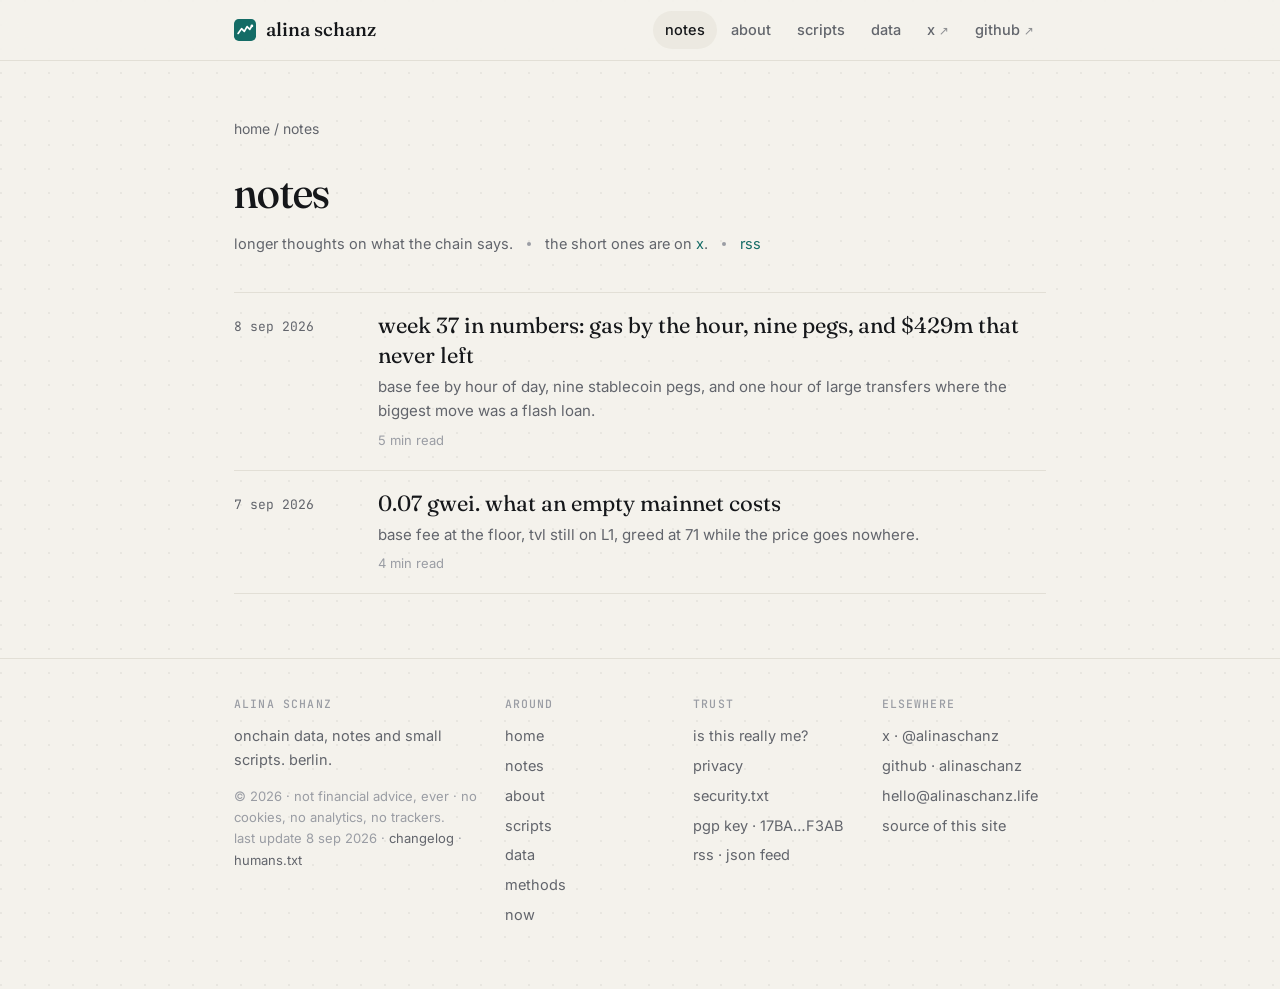
<file: notes/index.html>
<!doctype html>
<html lang="en">
<head>
<meta charset="utf-8">
<meta name="viewport" content="width=device-width,initial-scale=1">
<meta http-equiv="Content-Security-Policy" content="default-src 'none'; script-src 'self'; style-src 'self'; img-src 'self' data:; font-src 'self'; connect-src 'self' https://api.coingecko.com https://api.exchange.coinbase.com https://api.kraken.com https://api.alternative.me https://ethereum-rpc.publicnode.com https://eth.drpc.org https://gateway.tenderly.co https://rpc.mevblocker.io https://api.open-meteo.com https://api.github.com https://raw.githubusercontent.com; manifest-src 'self'; base-uri 'none'; form-action 'none'">
<title>notes — alina schanz</title>
<meta name="description" content="longer notes on onchain data by alina schanz. numbers, not calls.">
<meta name="author" content="alina schanz">
<meta name="theme-color" content="#f4f2ec" media="(prefers-color-scheme: light)">
<meta name="theme-color" content="#0d0f11" media="(prefers-color-scheme: dark)">
<link rel="canonical" href="https://alinaschanz.life/notes/">
<meta property="og:type" content="website">
<meta property="og:site_name" content="alina schanz">
<meta property="og:title" content="notes — alina schanz">
<meta property="og:description" content="longer notes on onchain data by alina schanz. numbers, not calls.">
<meta property="og:url" content="https://alinaschanz.life/notes/">
<meta property="og:image" content="https://alinaschanz.life/img/og.png">
<meta property="og:image:width" content="1200">
<meta property="og:image:height" content="630">
<meta name="twitter:card" content="summary_large_image">
<meta name="twitter:site" content="@alinaschanz">
<meta name="twitter:creator" content="@alinaschanz">
<meta name="twitter:image" content="https://alinaschanz.life/img/og.png">
<link rel="icon" href="/favicon.svg" type="image/svg+xml">
<link rel="apple-touch-icon" href="/img/icon-192.png">
<link rel="manifest" href="/manifest.webmanifest">
<link rel="alternate" type="application/atom+xml" title="alina schanz — notes" href="/feed.xml">
<link rel="alternate" type="application/feed+json" title="alina schanz — notes" href="/feed.json">
<link rel="me" href="https://x.com/alinaschanz">
<link rel="me" href="https://github.com/alinaschanz">
<link rel="me" href="mailto:hello@alinaschanz.life">
<link rel="pgpkey" href="/pgp.txt">
<link rel="author" href="/about/">
<link rel="stylesheet" href="/style.css">
<script type="application/ld+json">
{"@context": "https://schema.org", "@graph": [{"@type": "Blog", "@id": "https://alinaschanz.life/notes/#blog", "url": "https://alinaschanz.life/notes/", "name": "alina schanz — notes", "description": "longer notes on onchain data. numbers, not calls.", "inLanguage": "en", "author": {"@id": "https://alinaschanz.life/#me"}, "publisher": {"@id": "https://alinaschanz.life/#me"}, "blogPost": [{"@type": "BlogPosting", "@id": "https://alinaschanz.life/notes/2026-09-08-week-37-in-numbers.html#post"}, {"@type": "BlogPosting", "@id": "https://alinaschanz.life/notes/2026-09-07-gas-at-0-07-gwei.html#post"}]}, {"@type": "Person", "@id": "https://alinaschanz.life/#me", "name": "Alina Schanz", "url": "https://alinaschanz.life/", "image": "https://alinaschanz.life/img/avatar.jpg", "jobTitle": "Onchain data analyst", "address": {"@type": "PostalAddress", "addressLocality": "Berlin", "addressCountry": "DE"}, "email": "mailto:hello@alinaschanz.life", "sameAs": ["https://x.com/alinaschanz", "https://github.com/alinaschanz"], "knowsAbout": ["Ethereum", "Bitcoin", "onchain data", "gas fees", "stablecoins", "ENS"], "identifier": {"@type": "PropertyValue", "propertyID": "OpenPGP fingerprint", "value": "17BA4C393451A56B37B8EDBBF1A6474B431DF3AB"}}]}
</script>
</head>
<body>

<a class="skip" href="#main">skip to content</a>
<header class="top">
  <div class="wrap">
    <a class="brand" href="/" aria-label="alina schanz, home">
      <svg viewBox="0 0 64 64" aria-hidden="true"><rect width="64" height="64" rx="14" fill="var(--accent)"/><path d="M12 42 L22 28 L30 36 L38 22 L46 30 L52 20" fill="none" stroke="var(--accent-ink)" stroke-width="5" stroke-linecap="round" stroke-linejoin="round"/><circle cx="52" cy="20" r="4" fill="var(--accent-ink)"/></svg>
      alina schanz
    </a>
    <nav aria-label="main">
      <ul class="menu">
        <li><a href="/notes/" aria-current="page">notes</a></li>
        <li><a href="/about/">about</a></li>
        <li><a class="hide-sm" href="/scripts/">scripts</a></li>
        <li><a class="hide-sm" href="/data/">data</a></li>
        <li><a class="ext" href="https://x.com/alinaschanz" rel="me noopener">x</a></li>
        <li><a class="ext" href="https://github.com/alinaschanz" rel="me noopener">github</a></li>
      </ul>
    </nav>
  </div>
</header>

<main class="wrap" id="main">
  <section class="article" aria-labelledby="notes-h">
    <div class="crumbs"><a href="/">home</a> / notes</div>
    <h1 id="notes-h">notes</h1>
    <div class="meta"><span>longer thoughts on what the chain says.</span><span class="dot"></span><span>the short ones are on <a href="https://x.com/alinaschanz" rel="me noopener">x</a>.</span><span class="dot"></span><a href="/feed.xml">rss</a></div>
    <ul class="notes">
      <li>
        <a class="row" href="/notes/2026-09-08-week-37-in-numbers.html">
          <time datetime="2026-09-08">8 sep 2026</time>
          <span>
            <span class="t">week 37 in numbers: gas by the hour, nine pegs, and $429m that never left</span>
            <span class="d">base fee by hour of day, nine stablecoin pegs, and one hour of large transfers where the biggest move was a flash loan.</span>
            <span class="m">5 min read</span>
          </span>
        </a>
      </li>
      <li>
        <a class="row" href="/notes/2026-09-07-gas-at-0-07-gwei.html">
          <time datetime="2026-09-07">7 sep 2026</time>
          <span>
            <span class="t">0.07 gwei. what an empty mainnet costs</span>
            <span class="d">base fee at the floor, tvl still on L1, greed at 71 while the price goes nowhere.</span>
            <span class="m">4 min read</span>
          </span>
        </a>
      </li>
    </ul>
  </section>
</main>

<footer>
  <div class="wrap foot">
    <div>
      <h4>alina schanz</h4>
      <p>onchain data, notes and small scripts. berlin.</p>
      <p class="fine">© 2026 · not financial advice, ever · no cookies, no analytics, no trackers.<br>last update 8 sep 2026 · <a href="/changelog/">changelog</a> · <a href="/humans.txt">humans.txt</a></p>
    </div>
    <div>
      <h4>around</h4>
      <ul>
        <li><a href="/">home</a></li>
        <li><a href="/notes/">notes</a></li>
        <li><a href="/about/">about</a></li>
        <li><a href="/scripts/">scripts</a></li>
        <li><a href="/data/">data</a></li>
        <li><a href="/methods/">methods</a></li>
        <li><a href="/now/">now</a></li>
      </ul>
    </div>
    <div>
      <h4>trust</h4>
      <ul>
        <li><a href="/verify/">is this really me?</a></li>
        <li><a href="/privacy/">privacy</a></li>
        <li><a href="/.well-known/security.txt">security.txt</a></li>
        <li><a href="/pgp.txt">pgp key · 17BA…F3AB</a></li>
        <li><a href="/feed.xml">rss</a> · <a href="/feed.json">json feed</a></li>
      </ul>
    </div>
    <div>
      <h4>elsewhere</h4>
      <ul>
        <li><a href="https://x.com/alinaschanz" rel="me noopener">x · @alinaschanz</a></li>
        <li><a href="https://github.com/alinaschanz" rel="me noopener">github · alinaschanz</a></li>
        <li><a href="mailto:hello@alinaschanz.life">hello@alinaschanz.life</a></li>
        <li><a href="https://github.com/alinaschanz/alinaschanz.github.io" rel="noopener">source of this site</a></li>
      </ul>
    </div>
  </div>
</footer>

</body>
</html>
</file>
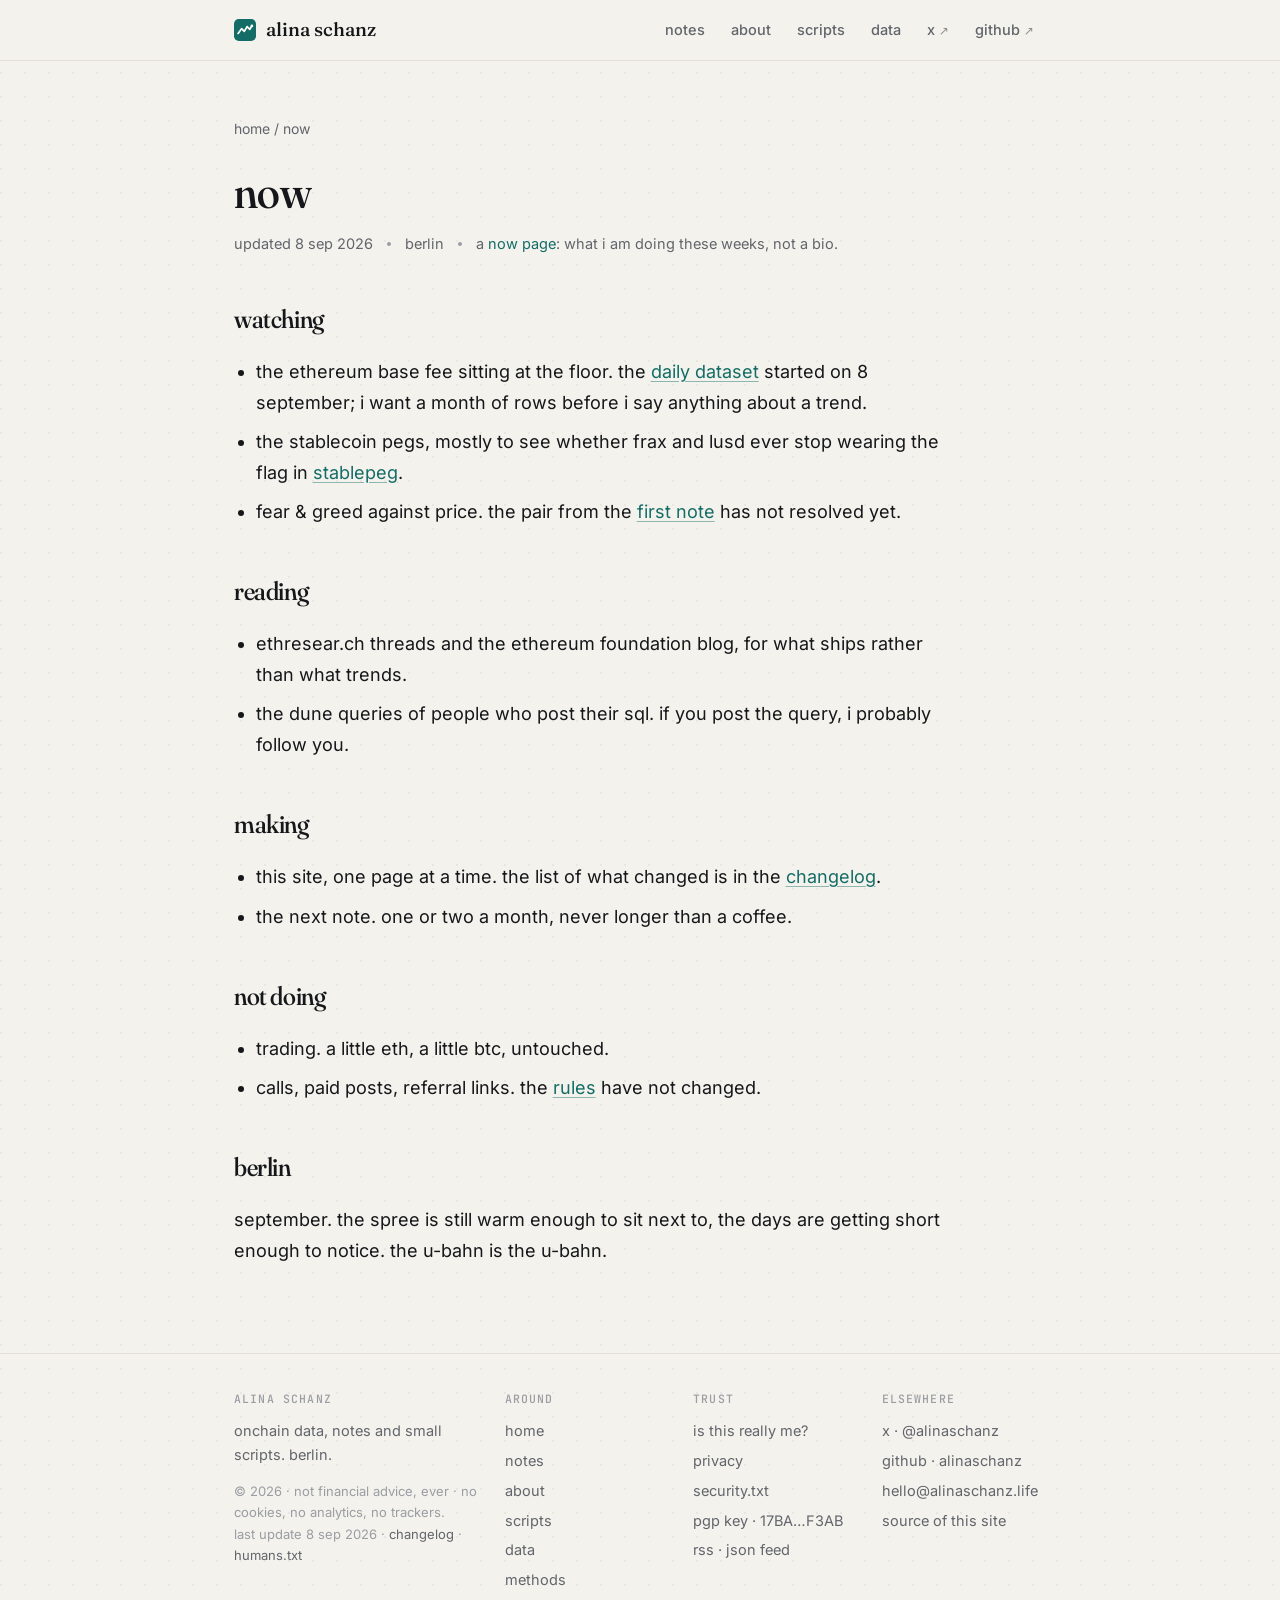
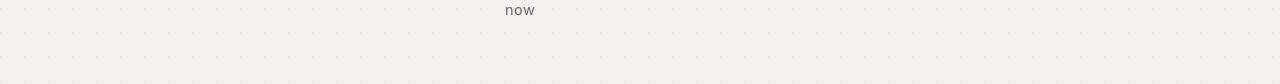
<file: now/index.html>
<!doctype html>
<html lang="en">
<head>
<meta charset="utf-8">
<meta name="viewport" content="width=device-width,initial-scale=1">
<meta http-equiv="Content-Security-Policy" content="default-src 'none'; script-src 'self'; style-src 'self'; img-src 'self' data:; font-src 'self'; connect-src 'self' https://api.coingecko.com https://api.exchange.coinbase.com https://api.kraken.com https://api.alternative.me https://ethereum-rpc.publicnode.com https://eth.drpc.org https://gateway.tenderly.co https://rpc.mevblocker.io https://api.open-meteo.com https://api.github.com https://raw.githubusercontent.com; manifest-src 'self'; base-uri 'none'; form-action 'none'">
<title>now — alina schanz</title>
<meta name="description" content="what alina is doing these weeks: watching the base fee floor and the stablecoin pegs, reading ethresear.ch, not trading. updated 8 sep 2026.">
<meta name="author" content="alina schanz">
<meta name="theme-color" content="#f4f2ec" media="(prefers-color-scheme: light)">
<meta name="theme-color" content="#0d0f11" media="(prefers-color-scheme: dark)">
<link rel="canonical" href="https://alinaschanz.life/now/">
<meta property="og:type" content="website">
<meta property="og:site_name" content="alina schanz">
<meta property="og:title" content="now — alina schanz">
<meta property="og:description" content="what alina is doing these weeks: watching the base fee floor and the stablecoin pegs, reading ethresear.ch, not trading. updated 8 sep 2026.">
<meta property="og:url" content="https://alinaschanz.life/now/">
<meta property="og:image" content="https://alinaschanz.life/img/og.png">
<meta property="og:image:width" content="1200">
<meta property="og:image:height" content="630">
<meta name="twitter:card" content="summary_large_image">
<meta name="twitter:site" content="@alinaschanz">
<meta name="twitter:creator" content="@alinaschanz">
<meta name="twitter:image" content="https://alinaschanz.life/img/og.png">
<link rel="icon" href="/favicon.svg" type="image/svg+xml">
<link rel="apple-touch-icon" href="/img/icon-192.png">
<link rel="manifest" href="/manifest.webmanifest">
<link rel="alternate" type="application/atom+xml" title="alina schanz — notes" href="/feed.xml">
<link rel="alternate" type="application/feed+json" title="alina schanz — notes" href="/feed.json">
<link rel="me" href="https://x.com/alinaschanz">
<link rel="me" href="https://github.com/alinaschanz">
<link rel="me" href="mailto:hello@alinaschanz.life">
<link rel="pgpkey" href="/pgp.txt">
<link rel="author" href="/about/">
<link rel="stylesheet" href="/style.css">
</head>
<body>

<a class="skip" href="#main">skip to content</a>
<header class="top">
  <div class="wrap">
    <a class="brand" href="/" aria-label="alina schanz, home">
      <svg viewBox="0 0 64 64" aria-hidden="true"><rect width="64" height="64" rx="14" fill="var(--accent)"/><path d="M12 42 L22 28 L30 36 L38 22 L46 30 L52 20" fill="none" stroke="var(--accent-ink)" stroke-width="5" stroke-linecap="round" stroke-linejoin="round"/><circle cx="52" cy="20" r="4" fill="var(--accent-ink)"/></svg>
      alina schanz
    </a>
    <nav aria-label="main">
      <ul class="menu">
        <li><a href="/notes/">notes</a></li>
        <li><a href="/about/">about</a></li>
        <li><a class="hide-sm" href="/scripts/">scripts</a></li>
        <li><a class="hide-sm" href="/data/">data</a></li>
        <li><a class="ext" href="https://x.com/alinaschanz" rel="me noopener">x</a></li>
        <li><a class="ext" href="https://github.com/alinaschanz" rel="me noopener">github</a></li>
      </ul>
    </nav>
  </div>
</header>

<main class="wrap" id="main">
<article class="article">
  <div class="crumbs"><a href="/">home</a> / now</div>
  <h1>now</h1>
  <div class="meta"><time datetime="2026-09-08">updated 8 sep 2026</time><span class="dot"></span><span>berlin</span><span class="dot"></span><span>a <a href="https://nownownow.com/about" rel="noopener">now page</a>: what i am doing these weeks, not a bio.</span></div>

  <div class="prose">
    <h2 id="watching">watching</h2>
    <ul>
      <li>the ethereum base fee sitting at the floor. the <a href="/data/">daily dataset</a> started on 8 september; i want a month of rows before i say anything about a trend.</li>
      <li>the stablecoin pegs, mostly to see whether frax and lusd ever stop wearing the flag in <a href="/scripts/">stablepeg</a>.</li>
      <li>fear &amp; greed against price. the pair from the <a href="/notes/2026-09-07-gas-at-0-07-gwei.html">first note</a> has not resolved yet.</li>
    </ul>

    <h2 id="reading">reading</h2>
    <ul>
      <li>ethresear.ch threads and the ethereum foundation blog, for what ships rather than what trends.</li>
      <li>the dune queries of people who post their sql. if you post the query, i probably follow you.</li>
    </ul>

    <h2 id="making">making</h2>
    <ul>
      <li>this site, one page at a time. the list of what changed is in the <a href="/changelog/">changelog</a>.</li>
      <li>the next note. one or two a month, never longer than a coffee.</li>
    </ul>

    <h2 id="not">not doing</h2>
    <ul>
      <li>trading. a little eth, a little btc, untouched.</li>
      <li>calls, paid posts, referral links. the <a href="/about/#disclosure">rules</a> have not changed.</li>
    </ul>

    <h2 id="berlin">berlin</h2>
    <p>september. the spree is still warm enough to sit next to, the days are getting short enough to notice. the u-bahn is the u-bahn.</p>
  </div>
</article>
</main>

<footer>
  <div class="wrap foot">
    <div>
      <h4>alina schanz</h4>
      <p>onchain data, notes and small scripts. berlin.</p>
      <p class="fine">© 2026 · not financial advice, ever · no cookies, no analytics, no trackers.<br>last update 8 sep 2026 · <a href="/changelog/">changelog</a> · <a href="/humans.txt">humans.txt</a></p>
    </div>
    <div>
      <h4>around</h4>
      <ul>
        <li><a href="/">home</a></li>
        <li><a href="/notes/">notes</a></li>
        <li><a href="/about/">about</a></li>
        <li><a href="/scripts/">scripts</a></li>
        <li><a href="/data/">data</a></li>
        <li><a href="/methods/">methods</a></li>
        <li><a href="/now/">now</a></li>
      </ul>
    </div>
    <div>
      <h4>trust</h4>
      <ul>
        <li><a href="/verify/">is this really me?</a></li>
        <li><a href="/privacy/">privacy</a></li>
        <li><a href="/.well-known/security.txt">security.txt</a></li>
        <li><a href="/pgp.txt">pgp key · 17BA…F3AB</a></li>
        <li><a href="/feed.xml">rss</a> · <a href="/feed.json">json feed</a></li>
      </ul>
    </div>
    <div>
      <h4>elsewhere</h4>
      <ul>
        <li><a href="https://x.com/alinaschanz" rel="me noopener">x · @alinaschanz</a></li>
        <li><a href="https://github.com/alinaschanz" rel="me noopener">github · alinaschanz</a></li>
        <li><a href="mailto:hello@alinaschanz.life">hello@alinaschanz.life</a></li>
        <li><a href="https://github.com/alinaschanz/alinaschanz.github.io" rel="noopener">source of this site</a></li>
      </ul>
    </div>
  </div>
</footer>

</body>
</html>
</file>
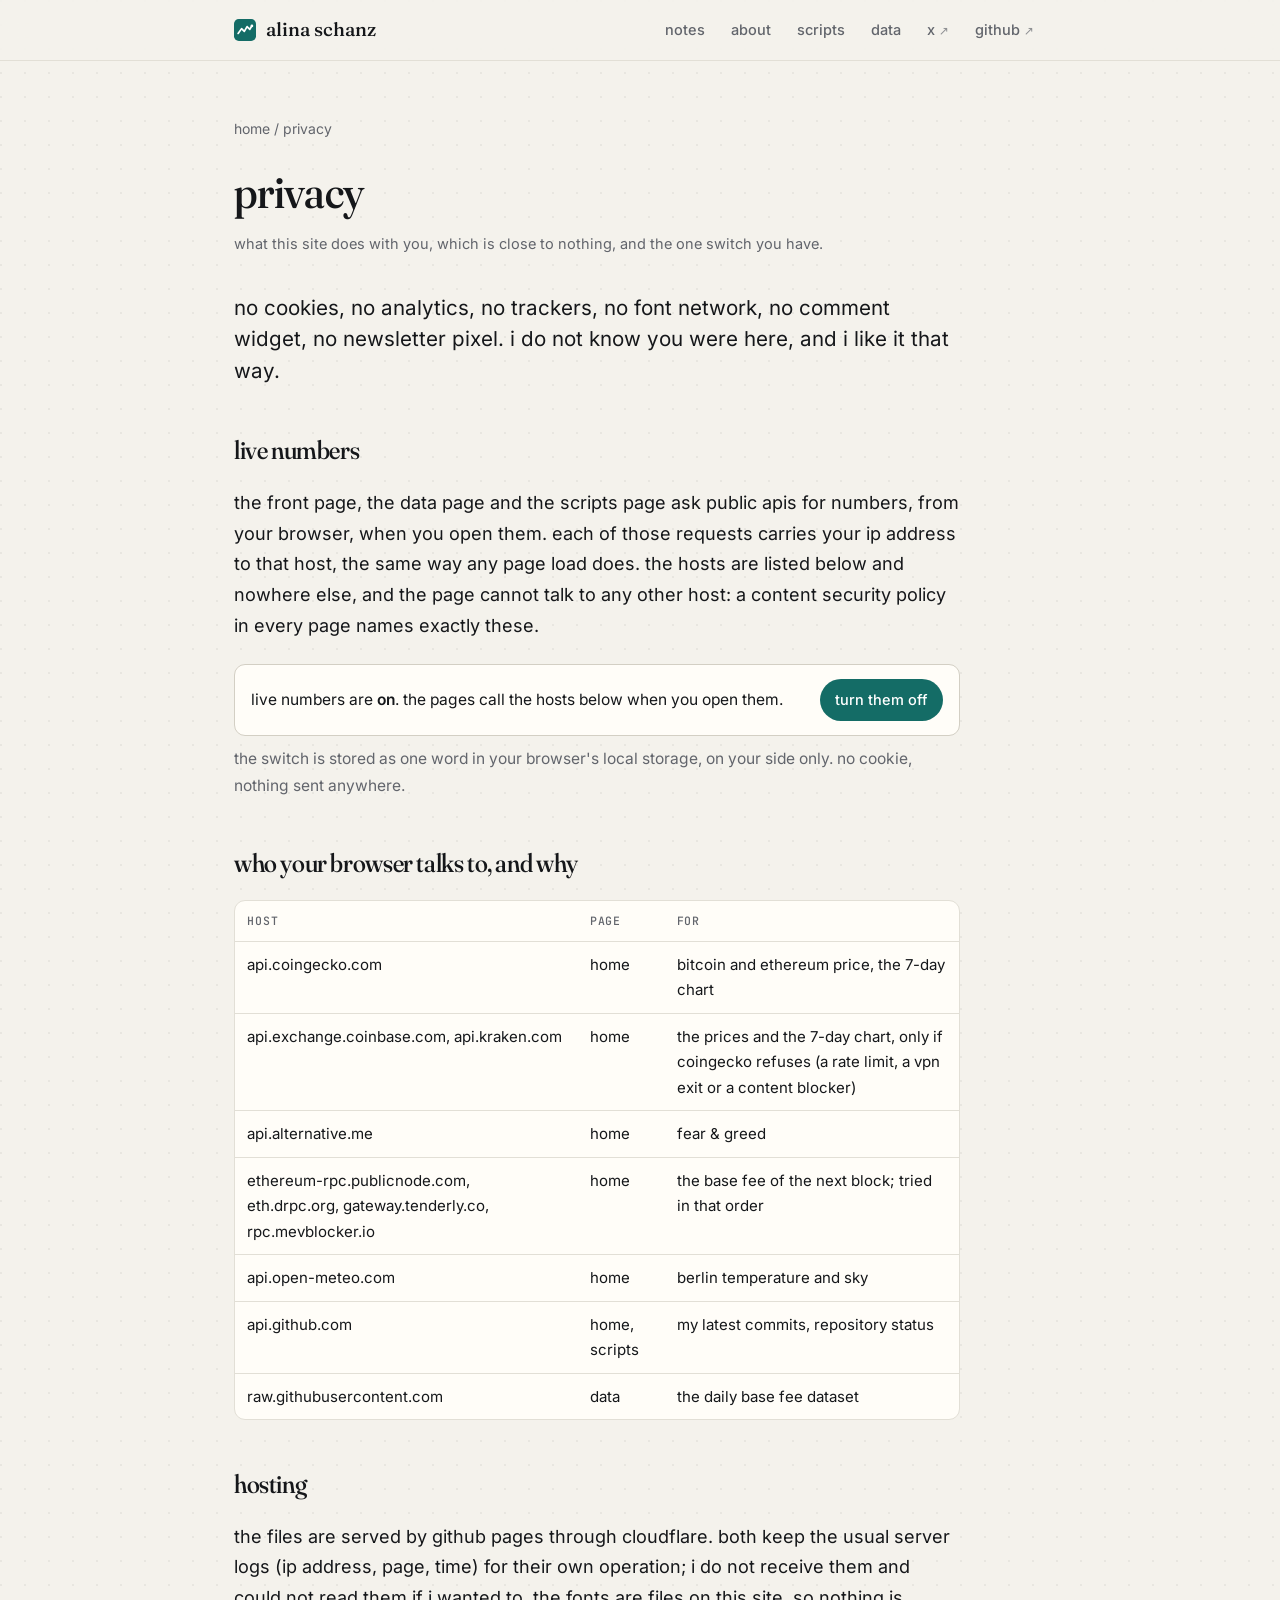
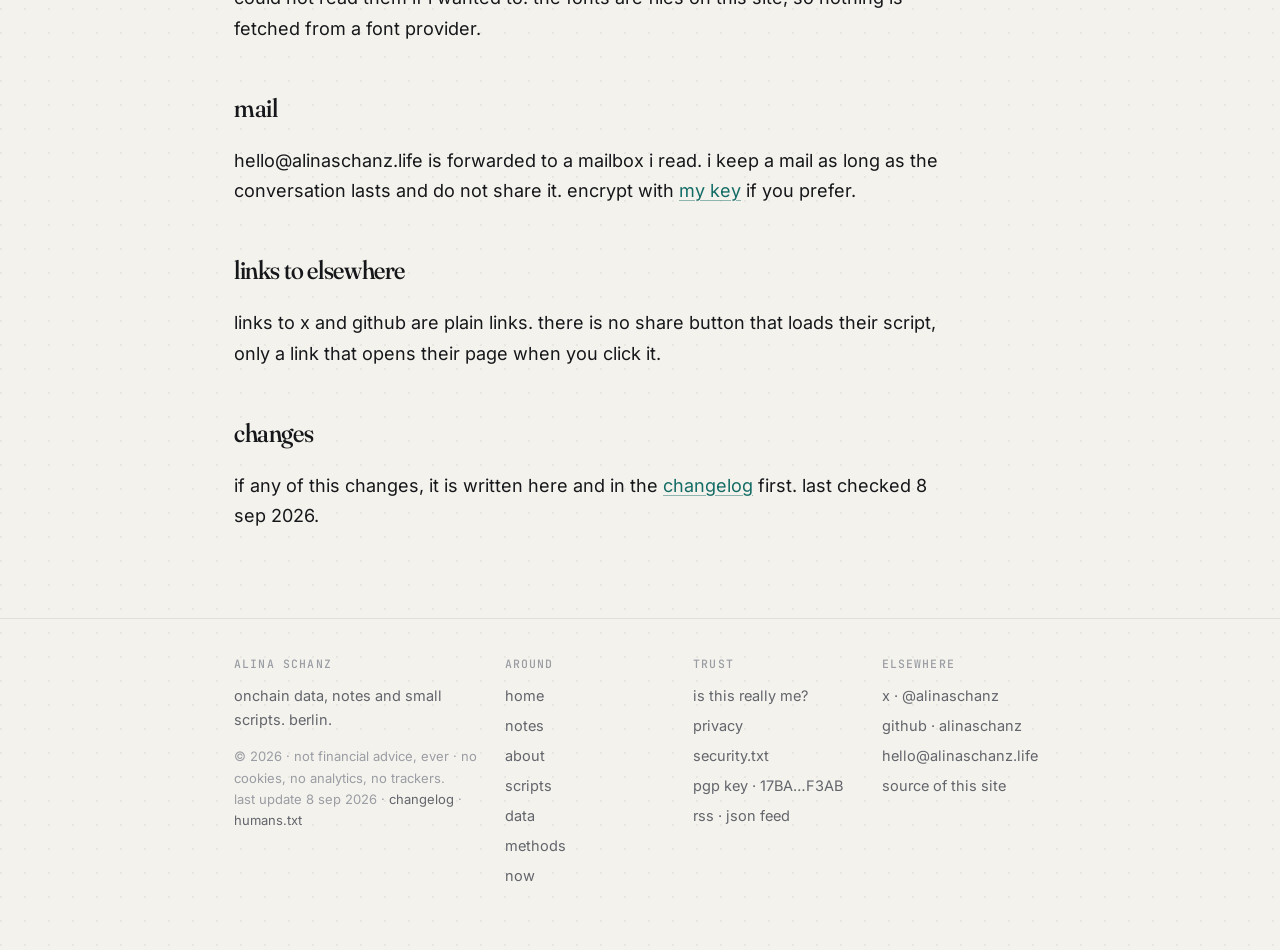
<file: privacy/index.html>
<!doctype html>
<html lang="en">
<head>
<meta charset="utf-8">
<meta name="viewport" content="width=device-width,initial-scale=1">
<meta http-equiv="Content-Security-Policy" content="default-src 'none'; script-src 'self'; style-src 'self'; img-src 'self' data:; font-src 'self'; connect-src 'self' https://api.coingecko.com https://api.exchange.coinbase.com https://api.kraken.com https://api.alternative.me https://ethereum-rpc.publicnode.com https://eth.drpc.org https://gateway.tenderly.co https://rpc.mevblocker.io https://api.open-meteo.com https://api.github.com https://raw.githubusercontent.com; manifest-src 'self'; base-uri 'none'; form-action 'none'">
<title>privacy — alina schanz</title>
<meta name="description" content="no cookies, no analytics, no trackers, self-hosted fonts. which public apis your browser calls for the live numbers, and the switch to turn them off.">
<meta name="author" content="alina schanz">
<meta name="theme-color" content="#f4f2ec" media="(prefers-color-scheme: light)">
<meta name="theme-color" content="#0d0f11" media="(prefers-color-scheme: dark)">
<link rel="canonical" href="https://alinaschanz.life/privacy/">
<meta property="og:type" content="website">
<meta property="og:site_name" content="alina schanz">
<meta property="og:title" content="privacy — alina schanz">
<meta property="og:description" content="no cookies, no analytics, no trackers, self-hosted fonts. which public apis your browser calls for the live numbers, and the switch to turn them off.">
<meta property="og:url" content="https://alinaschanz.life/privacy/">
<meta property="og:image" content="https://alinaschanz.life/img/og.png">
<meta property="og:image:width" content="1200">
<meta property="og:image:height" content="630">
<meta name="twitter:card" content="summary_large_image">
<meta name="twitter:site" content="@alinaschanz">
<meta name="twitter:creator" content="@alinaschanz">
<meta name="twitter:image" content="https://alinaschanz.life/img/og.png">
<link rel="icon" href="/favicon.svg" type="image/svg+xml">
<link rel="apple-touch-icon" href="/img/icon-192.png">
<link rel="manifest" href="/manifest.webmanifest">
<link rel="alternate" type="application/atom+xml" title="alina schanz — notes" href="/feed.xml">
<link rel="alternate" type="application/feed+json" title="alina schanz — notes" href="/feed.json">
<link rel="me" href="https://x.com/alinaschanz">
<link rel="me" href="https://github.com/alinaschanz">
<link rel="me" href="mailto:hello@alinaschanz.life">
<link rel="pgpkey" href="/pgp.txt">
<link rel="author" href="/about/">
<link rel="stylesheet" href="/style.css">
</head>
<body>

<a class="skip" href="#main">skip to content</a>
<header class="top">
  <div class="wrap">
    <a class="brand" href="/" aria-label="alina schanz, home">
      <svg viewBox="0 0 64 64" aria-hidden="true"><rect width="64" height="64" rx="14" fill="var(--accent)"/><path d="M12 42 L22 28 L30 36 L38 22 L46 30 L52 20" fill="none" stroke="var(--accent-ink)" stroke-width="5" stroke-linecap="round" stroke-linejoin="round"/><circle cx="52" cy="20" r="4" fill="var(--accent-ink)"/></svg>
      alina schanz
    </a>
    <nav aria-label="main">
      <ul class="menu">
        <li><a href="/notes/">notes</a></li>
        <li><a href="/about/">about</a></li>
        <li><a class="hide-sm" href="/scripts/">scripts</a></li>
        <li><a class="hide-sm" href="/data/">data</a></li>
        <li><a class="ext" href="https://x.com/alinaschanz" rel="me noopener">x</a></li>
        <li><a class="ext" href="https://github.com/alinaschanz" rel="me noopener">github</a></li>
      </ul>
    </nav>
  </div>
</header>

<main class="wrap" id="main">
<article class="article">
  <div class="crumbs"><a href="/">home</a> / privacy</div>
  <h1>privacy</h1>
  <div class="meta"><span>what this site does with you, which is close to nothing, and the one switch you have.</span></div>

  <div class="prose">
    <p class="lede">no cookies, no analytics, no trackers, no font network, no comment widget, no newsletter pixel. i do not know you were here, and i like it that way.</p>

    <h2 id="switch">live numbers</h2>
    <p>the front page, the data page and the scripts page ask public apis for numbers, from your browser, when you open them. each of those requests carries your ip address to that host, the same way any page load does. the hosts are listed below and nowhere else, and the page cannot talk to any other host: a content security policy in every page names exactly these.</p>
    <div class="switch"><span id="live-state">live numbers are <b>on</b>.</span><button type="button" id="live-toggle">turn them off</button></div>
    <p class="fine-top">the switch is stored as one word in your browser's local storage, on your side only. no cookie, nothing sent anywhere.</p>

    <h2 id="hosts">who your browser talks to, and why</h2>
    <div class="data-wrap"><table class="src">
      <tr><th>host</th><th>page</th><th>for</th></tr>
      <tr><td>api.coingecko.com</td><td>home</td><td>bitcoin and ethereum price, the 7-day chart</td></tr>
      <tr><td>api.exchange.coinbase.com, api.kraken.com</td><td>home</td><td>the prices and the 7-day chart, only if coingecko refuses (a rate limit, a vpn exit or a content blocker)</td></tr>
      <tr><td>api.alternative.me</td><td>home</td><td>fear &amp; greed</td></tr>
      <tr><td>ethereum-rpc.publicnode.com, eth.drpc.org, gateway.tenderly.co, rpc.mevblocker.io</td><td>home</td><td>the base fee of the next block; tried in that order</td></tr>
      <tr><td>api.open-meteo.com</td><td>home</td><td>berlin temperature and sky</td></tr>
      <tr><td>api.github.com</td><td>home, scripts</td><td>my latest commits, repository status</td></tr>
      <tr><td>raw.githubusercontent.com</td><td>data</td><td>the daily base fee dataset</td></tr>
    </table></div>

    <h2 id="hosting">hosting</h2>
    <p>the files are served by github pages through cloudflare. both keep the usual server logs (ip address, page, time) for their own operation; i do not receive them and could not read them if i wanted to. the fonts are files on this site, so nothing is fetched from a font provider.</p>

    <h2 id="mail">mail</h2>
    <p>hello@alinaschanz.life is forwarded to a mailbox i read. i keep a mail as long as the conversation lasts and do not share it. encrypt with <a href="/pgp.txt">my key</a> if you prefer.</p>

    <h2 id="links">links to elsewhere</h2>
    <p>links to x and github are plain links. there is no share button that loads their script, only a link that opens their page when you click it.</p>

    <h2 id="changes">changes</h2>
    <p>if any of this changes, it is written here and in the <a href="/changelog/">changelog</a> first. last checked 8 sep 2026.</p>
  </div>
</article>
</main>

<footer>
  <div class="wrap foot">
    <div>
      <h4>alina schanz</h4>
      <p>onchain data, notes and small scripts. berlin.</p>
      <p class="fine">© 2026 · not financial advice, ever · no cookies, no analytics, no trackers.<br>last update 8 sep 2026 · <a href="/changelog/">changelog</a> · <a href="/humans.txt">humans.txt</a></p>
    </div>
    <div>
      <h4>around</h4>
      <ul>
        <li><a href="/">home</a></li>
        <li><a href="/notes/">notes</a></li>
        <li><a href="/about/">about</a></li>
        <li><a href="/scripts/">scripts</a></li>
        <li><a href="/data/">data</a></li>
        <li><a href="/methods/">methods</a></li>
        <li><a href="/now/">now</a></li>
      </ul>
    </div>
    <div>
      <h4>trust</h4>
      <ul>
        <li><a href="/verify/">is this really me?</a></li>
        <li><a href="/privacy/">privacy</a></li>
        <li><a href="/.well-known/security.txt">security.txt</a></li>
        <li><a href="/pgp.txt">pgp key · 17BA…F3AB</a></li>
        <li><a href="/feed.xml">rss</a> · <a href="/feed.json">json feed</a></li>
      </ul>
    </div>
    <div>
      <h4>elsewhere</h4>
      <ul>
        <li><a href="https://x.com/alinaschanz" rel="me noopener">x · @alinaschanz</a></li>
        <li><a href="https://github.com/alinaschanz" rel="me noopener">github · alinaschanz</a></li>
        <li><a href="mailto:hello@alinaschanz.life">hello@alinaschanz.life</a></li>
        <li><a href="https://github.com/alinaschanz/alinaschanz.github.io" rel="noopener">source of this site</a></li>
      </ul>
    </div>
  </div>
</footer>

<script src="/privacy.js" defer></script>
</body>
</html>
</file>
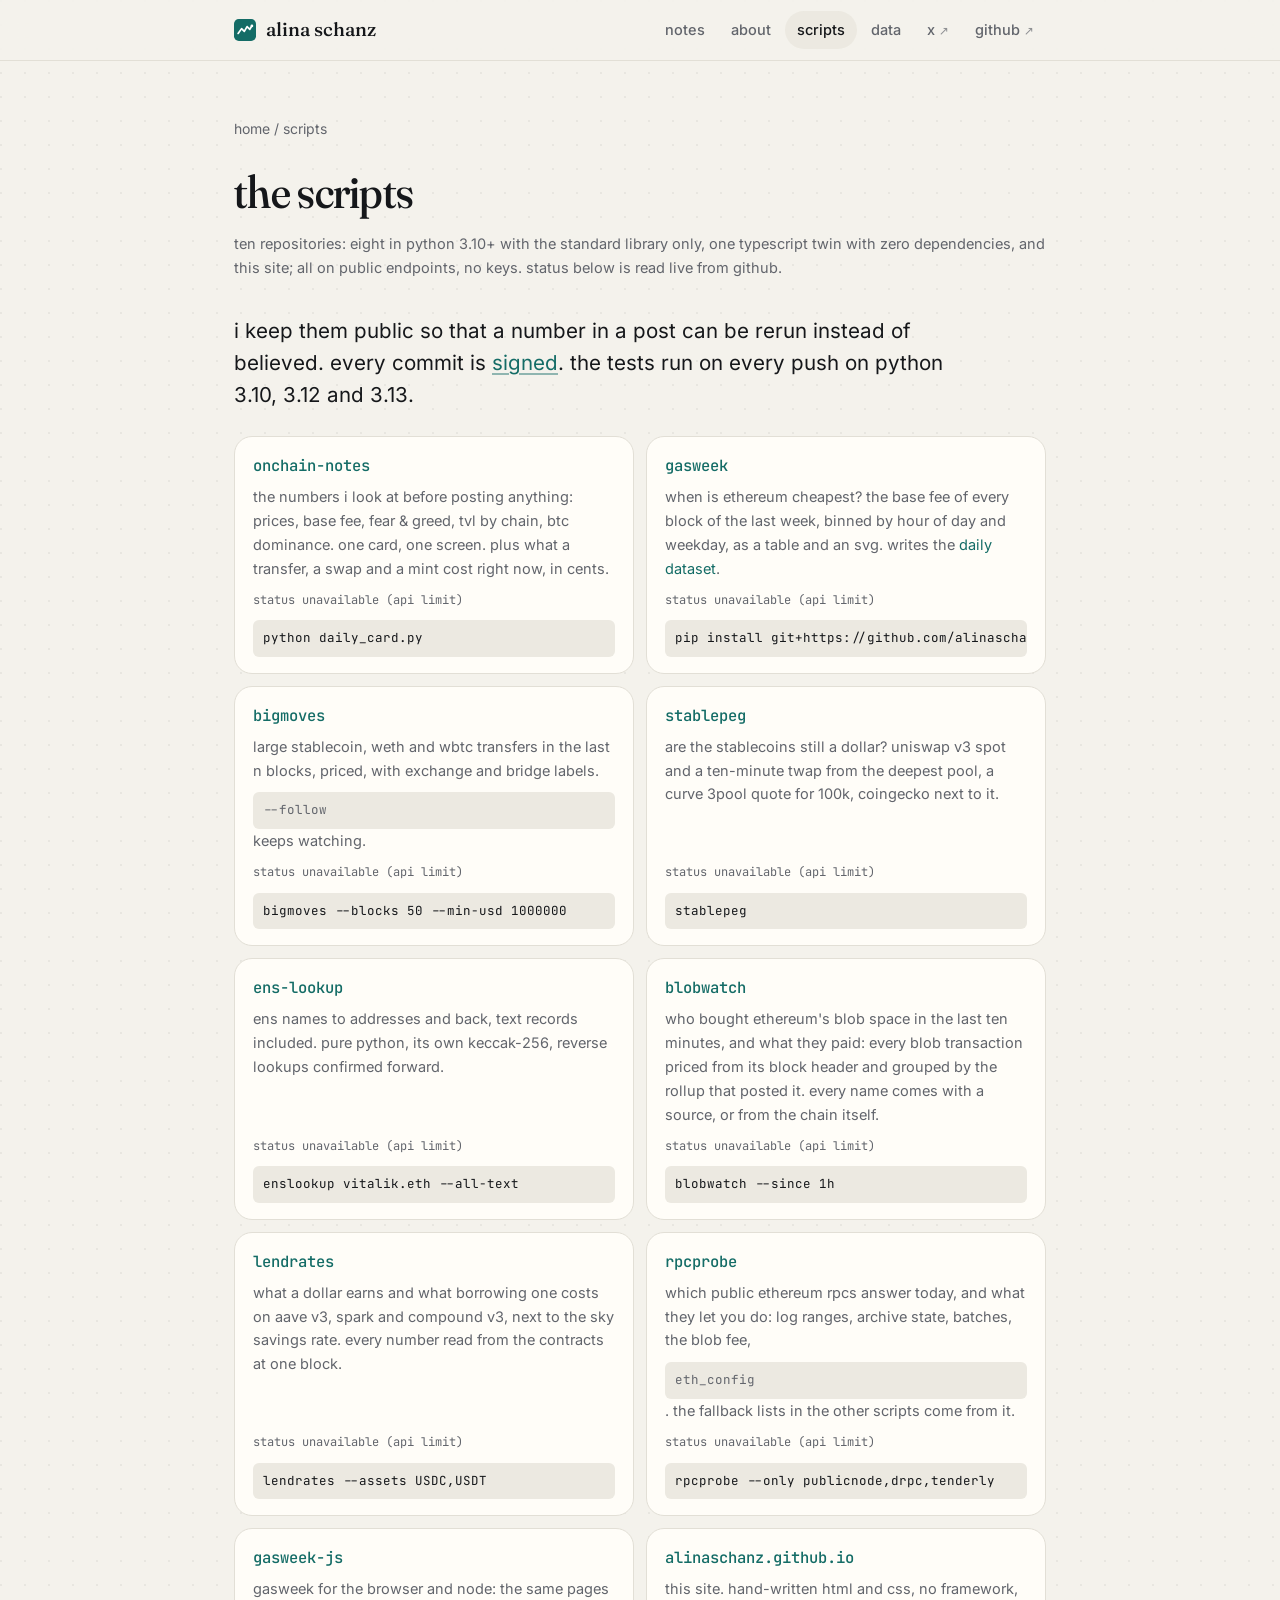
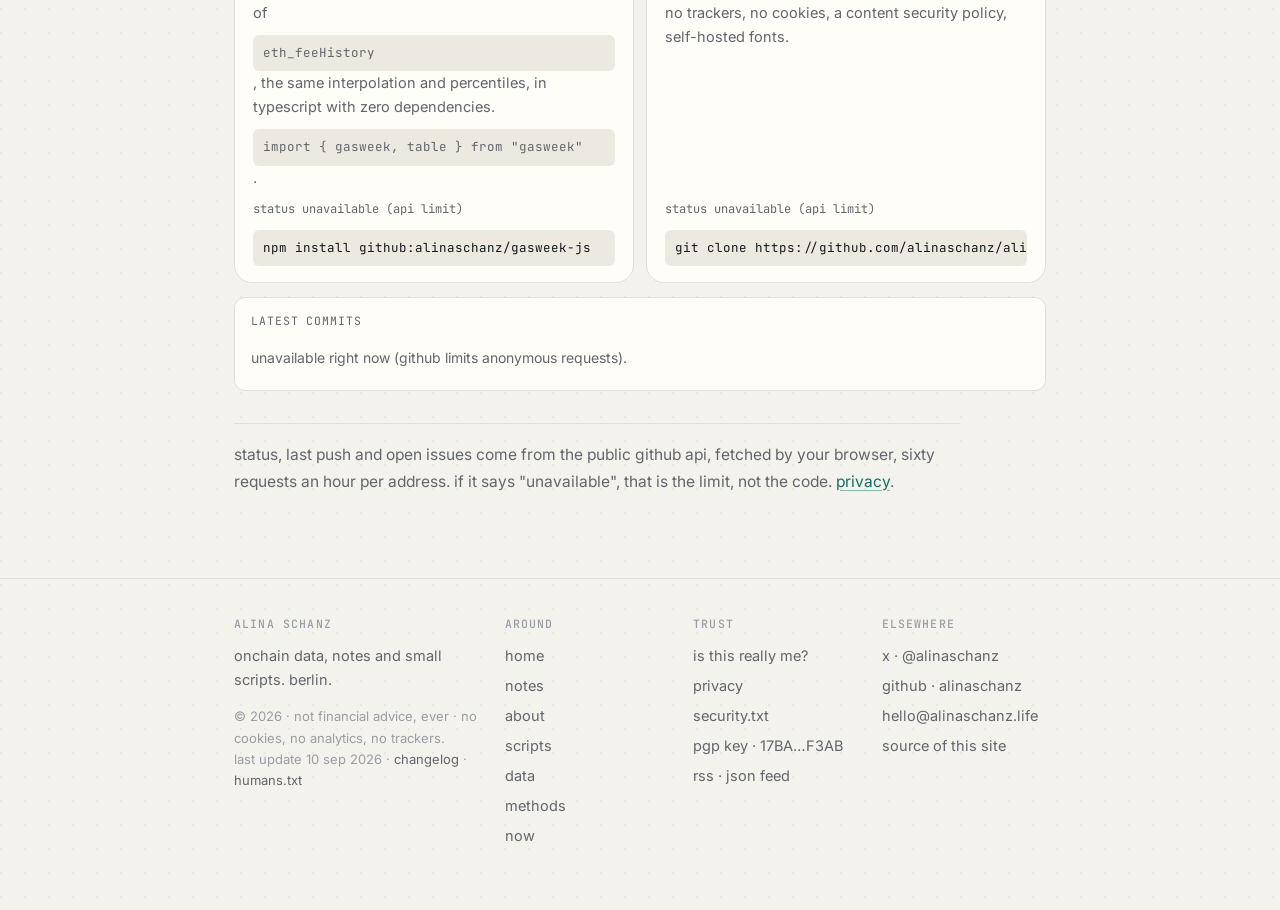
<file: scripts/index.html>
<!doctype html>
<html lang="en">
<head>
<meta charset="utf-8">
<meta name="viewport" content="width=device-width,initial-scale=1">
<meta http-equiv="Content-Security-Policy" content="default-src 'none'; script-src 'self'; style-src 'self'; img-src 'self' data:; font-src 'self'; connect-src 'self' https://api.coingecko.com https://api.exchange.coinbase.com https://api.kraken.com https://api.alternative.me https://ethereum-rpc.publicnode.com https://eth.drpc.org https://gateway.tenderly.co https://rpc.mevblocker.io https://api.open-meteo.com https://api.github.com https://raw.githubusercontent.com; manifest-src 'self'; base-uri 'none'; form-action 'none'">
<title>the scripts — alina schanz</title>
<meta name="description" content="ten public repositories behind the numbers: onchain-notes, gasweek, bigmoves, stablepeg, ens-lookup, blobwatch, lendrates, rpcprobe, gasweek-js and this site. python, standard library, no keys; one typescript twin. live status from github.">
<meta name="author" content="alina schanz">
<meta name="theme-color" content="#f4f2ec" media="(prefers-color-scheme: light)">
<meta name="theme-color" content="#0d0f11" media="(prefers-color-scheme: dark)">
<link rel="canonical" href="https://alinaschanz.life/scripts/">
<meta property="og:type" content="website">
<meta property="og:site_name" content="alina schanz">
<meta property="og:title" content="the scripts — alina schanz">
<meta property="og:description" content="ten public repositories behind the numbers: onchain-notes, gasweek, bigmoves, stablepeg, ens-lookup, blobwatch, lendrates, rpcprobe, gasweek-js and this site. python, standard library, no keys; one typescript twin. live status from github.">
<meta property="og:url" content="https://alinaschanz.life/scripts/">
<meta property="og:image" content="https://alinaschanz.life/img/og.png">
<meta property="og:image:width" content="1200">
<meta property="og:image:height" content="630">
<meta name="twitter:card" content="summary_large_image">
<meta name="twitter:site" content="@alinaschanz">
<meta name="twitter:creator" content="@alinaschanz">
<meta name="twitter:image" content="https://alinaschanz.life/img/og.png">
<link rel="icon" href="/favicon.svg" type="image/svg+xml">
<link rel="apple-touch-icon" href="/img/icon-192.png">
<link rel="manifest" href="/manifest.webmanifest">
<link rel="alternate" type="application/atom+xml" title="alina schanz — notes" href="/feed.xml">
<link rel="alternate" type="application/feed+json" title="alina schanz — notes" href="/feed.json">
<link rel="me" href="https://x.com/alinaschanz">
<link rel="me" href="https://github.com/alinaschanz">
<link rel="me" href="mailto:hello@alinaschanz.life">
<link rel="pgpkey" href="/pgp.txt">
<link rel="author" href="/about/">
<link rel="stylesheet" href="/style.css">
<script type="application/ld+json">
{"@context": "https://schema.org", "@graph": [{"@type": "CollectionPage", "@id": "https://alinaschanz.life/scripts/#page", "url": "https://alinaschanz.life/scripts/", "name": "the scripts — alina schanz", "isPartOf": {"@id": "https://alinaschanz.life/#site"}, "author": {"@id": "https://alinaschanz.life/#me"}, "hasPart": [{"@type": "SoftwareSourceCode", "name": "onchain-notes", "codeRepository": "https://github.com/alinaschanz/onchain-notes", "programmingLanguage": "Python", "license": "https://opensource.org/licenses/MIT", "author": {"@id": "https://alinaschanz.life/#me"}}, {"@type": "SoftwareSourceCode", "name": "gasweek", "codeRepository": "https://github.com/alinaschanz/gasweek", "programmingLanguage": "Python", "license": "https://opensource.org/licenses/MIT", "author": {"@id": "https://alinaschanz.life/#me"}}, {"@type": "SoftwareSourceCode", "name": "bigmoves", "codeRepository": "https://github.com/alinaschanz/bigmoves", "programmingLanguage": "Python", "license": "https://opensource.org/licenses/MIT", "author": {"@id": "https://alinaschanz.life/#me"}}, {"@type": "SoftwareSourceCode", "name": "stablepeg", "codeRepository": "https://github.com/alinaschanz/stablepeg", "programmingLanguage": "Python", "license": "https://opensource.org/licenses/MIT", "author": {"@id": "https://alinaschanz.life/#me"}}, {"@type": "SoftwareSourceCode", "name": "ens-lookup", "codeRepository": "https://github.com/alinaschanz/ens-lookup", "programmingLanguage": "Python", "license": "https://opensource.org/licenses/MIT", "author": {"@id": "https://alinaschanz.life/#me"}}, {"@type": "SoftwareSourceCode", "name": "blobwatch", "codeRepository": "https://github.com/alinaschanz/blobwatch", "programmingLanguage": "Python", "license": "https://opensource.org/licenses/MIT", "author": {"@id": "https://alinaschanz.life/#me"}}, {"@type": "SoftwareSourceCode", "name": "lendrates", "codeRepository": "https://github.com/alinaschanz/lendrates", "programmingLanguage": "Python", "license": "https://opensource.org/licenses/MIT", "author": {"@id": "https://alinaschanz.life/#me"}}, {"@type": "SoftwareSourceCode", "name": "rpcprobe", "codeRepository": "https://github.com/alinaschanz/rpcprobe", "programmingLanguage": "Python", "license": "https://opensource.org/licenses/MIT", "author": {"@id": "https://alinaschanz.life/#me"}}, {"@type": "SoftwareSourceCode", "name": "gasweek-js", "codeRepository": "https://github.com/alinaschanz/gasweek-js", "programmingLanguage": "TypeScript", "license": "https://opensource.org/licenses/MIT", "author": {"@id": "https://alinaschanz.life/#me"}}]}, {"@type": "Person", "@id": "https://alinaschanz.life/#me", "name": "Alina Schanz", "url": "https://alinaschanz.life/", "image": "https://alinaschanz.life/img/avatar.jpg", "jobTitle": "Onchain data analyst", "address": {"@type": "PostalAddress", "addressLocality": "Berlin", "addressCountry": "DE"}, "email": "mailto:hello@alinaschanz.life", "sameAs": ["https://x.com/alinaschanz", "https://github.com/alinaschanz"], "knowsAbout": ["Ethereum", "Bitcoin", "onchain data", "gas fees", "stablecoins", "ENS"], "identifier": {"@type": "PropertyValue", "propertyID": "OpenPGP fingerprint", "value": "17BA4C393451A56B37B8EDBBF1A6474B431DF3AB"}}]}
</script>
</head>
<body>

<a class="skip" href="#main">skip to content</a>
<header class="top">
  <div class="wrap">
    <a class="brand" href="/" aria-label="alina schanz, home">
      <svg viewBox="0 0 64 64" aria-hidden="true"><rect width="64" height="64" rx="14" fill="var(--accent)"/><path d="M12 42 L22 28 L30 36 L38 22 L46 30 L52 20" fill="none" stroke="var(--accent-ink)" stroke-width="5" stroke-linecap="round" stroke-linejoin="round"/><circle cx="52" cy="20" r="4" fill="var(--accent-ink)"/></svg>
      alina schanz
    </a>
    <nav aria-label="main">
      <ul class="menu">
        <li><a href="/notes/">notes</a></li>
        <li><a href="/about/">about</a></li>
        <li><a class="hide-sm" href="/scripts/" aria-current="page">scripts</a></li>
        <li><a class="hide-sm" href="/data/">data</a></li>
        <li><a class="ext" href="https://x.com/alinaschanz" rel="me noopener">x</a></li>
        <li><a class="ext" href="https://github.com/alinaschanz" rel="me noopener">github</a></li>
      </ul>
    </nav>
  </div>
</header>

<main class="wrap" id="main">
<article class="article">
  <div class="crumbs"><a href="/">home</a> / scripts</div>
  <h1>the scripts</h1>
  <div class="meta"><span>ten repositories: eight in python 3.10+ with the standard library only, one typescript twin with zero dependencies, and this site; all on public endpoints, no keys. status below is read live from github.</span></div>

  <div class="prose">
    <p class="lede">i keep them public so that a number in a post can be rerun instead of believed. every commit is <a href="/verify/#commits">signed</a>. the tests run on every push on python 3.10, 3.12 and 3.13.</p>
  </div>

  <div class="repo-cards" id="repo-cards">
    <div class="repo-card" data-repo="onchain-notes"><h3><a href="https://github.com/alinaschanz/onchain-notes" rel="noopener">onchain-notes</a></h3><p>the numbers i look at before posting anything: prices, base fee, fear &amp; greed, tvl by chain, btc dominance. one card, one screen. plus what a transfer, a swap and a mint cost right now, in cents.</p><div class="row"><span class="st">…</span></div><code>python daily_card.py</code></div>
    <div class="repo-card" data-repo="gasweek"><h3><a href="https://github.com/alinaschanz/gasweek" rel="noopener">gasweek</a></h3><p>when is ethereum cheapest? the base fee of every block of the last week, binned by hour of day and weekday, as a table and an svg. writes the <a href="/data/">daily dataset</a>.</p><div class="row"><span class="st">…</span></div><code>pip install git+https://github.com/alinaschanz/gasweek &amp;&amp; gasweek --tz +2</code></div>
    <div class="repo-card" data-repo="bigmoves"><h3><a href="https://github.com/alinaschanz/bigmoves" rel="noopener">bigmoves</a></h3><p>large stablecoin, weth and wbtc transfers in the last n blocks, priced, with exchange and bridge labels. <code>--follow</code> keeps watching.</p><div class="row"><span class="st">…</span></div><code>bigmoves --blocks 50 --min-usd 1000000</code></div>
    <div class="repo-card" data-repo="stablepeg"><h3><a href="https://github.com/alinaschanz/stablepeg" rel="noopener">stablepeg</a></h3><p>are the stablecoins still a dollar? uniswap v3 spot and a ten-minute twap from the deepest pool, a curve 3pool quote for 100k, coingecko next to it.</p><div class="row"><span class="st">…</span></div><code>stablepeg</code></div>
    <div class="repo-card" data-repo="ens-lookup"><h3><a href="https://github.com/alinaschanz/ens-lookup" rel="noopener">ens-lookup</a></h3><p>ens names to addresses and back, text records included. pure python, its own keccak-256, reverse lookups confirmed forward.</p><div class="row"><span class="st">…</span></div><code>enslookup vitalik.eth --all-text</code></div>
    <div class="repo-card" data-repo="blobwatch"><h3><a href="https://github.com/alinaschanz/blobwatch" rel="noopener">blobwatch</a></h3><p>who bought ethereum's blob space in the last ten minutes, and what they paid: every blob transaction priced from its block header and grouped by the rollup that posted it. every name comes with a source, or from the chain itself.</p><div class="row"><span class="st">…</span></div><code>blobwatch --since 1h</code></div>
    <div class="repo-card" data-repo="lendrates"><h3><a href="https://github.com/alinaschanz/lendrates" rel="noopener">lendrates</a></h3><p>what a dollar earns and what borrowing one costs on aave v3, spark and compound v3, next to the sky savings rate. every number read from the contracts at one block.</p><div class="row"><span class="st">…</span></div><code>lendrates --assets USDC,USDT</code></div>
    <div class="repo-card" data-repo="rpcprobe"><h3><a href="https://github.com/alinaschanz/rpcprobe" rel="noopener">rpcprobe</a></h3><p>which public ethereum rpcs answer today, and what they let you do: log ranges, archive state, batches, the blob fee, <code>eth_config</code>. the fallback lists in the other scripts come from it.</p><div class="row"><span class="st">…</span></div><code>rpcprobe --only publicnode,drpc,tenderly</code></div>
    <div class="repo-card" data-repo="gasweek-js"><h3><a href="https://github.com/alinaschanz/gasweek-js" rel="noopener">gasweek-js</a></h3><p>gasweek for the browser and node: the same pages of <code>eth_feeHistory</code>, the same interpolation and percentiles, in typescript with zero dependencies. <code>import { gasweek, table } from "gasweek"</code>.</p><div class="row"><span class="st">…</span></div><code>npm install github:alinaschanz/gasweek-js</code></div>
    <div class="repo-card" data-repo="alinaschanz.github.io"><h3><a href="https://github.com/alinaschanz/alinaschanz.github.io" rel="noopener">alinaschanz.github.io</a></h3><p>this site. hand-written html and css, no framework, no trackers, no cookies, a content security policy, self-hosted fonts.</p><div class="row"><span class="st">…</span></div><code>git clone https://github.com/alinaschanz/alinaschanz.github.io</code></div>
  </div>

  <div class="activity">
    <div class="k">latest commits <span class="muted" id="gh-note"></span></div>
    <ul class="commits" id="gh-commits"><li class="muted">loading…</li></ul>
  </div>

  <div class="prose">
    <p class="fine">status, last push and open issues come from the public github api, fetched by your browser, sixty requests an hour per address. if it says "unavailable", that is the limit, not the code. <a href="/privacy/">privacy</a>.</p>
  </div>
</article>
</main>

<footer>
  <div class="wrap foot">
    <div>
      <h4>alina schanz</h4>
      <p>onchain data, notes and small scripts. berlin.</p>
      <p class="fine">© 2026 · not financial advice, ever · no cookies, no analytics, no trackers.<br>last update 10 sep 2026 · <a href="/changelog/">changelog</a> · <a href="/humans.txt">humans.txt</a></p>
    </div>
    <div>
      <h4>around</h4>
      <ul>
        <li><a href="/">home</a></li>
        <li><a href="/notes/">notes</a></li>
        <li><a href="/about/">about</a></li>
        <li><a href="/scripts/">scripts</a></li>
        <li><a href="/data/">data</a></li>
        <li><a href="/methods/">methods</a></li>
        <li><a href="/now/">now</a></li>
      </ul>
    </div>
    <div>
      <h4>trust</h4>
      <ul>
        <li><a href="/verify/">is this really me?</a></li>
        <li><a href="/privacy/">privacy</a></li>
        <li><a href="/.well-known/security.txt">security.txt</a></li>
        <li><a href="/pgp.txt">pgp key · 17BA…F3AB</a></li>
        <li><a href="/feed.xml">rss</a> · <a href="/feed.json">json feed</a></li>
      </ul>
    </div>
    <div>
      <h4>elsewhere</h4>
      <ul>
        <li><a href="https://x.com/alinaschanz" rel="me noopener">x · @alinaschanz</a></li>
        <li><a href="https://github.com/alinaschanz" rel="me noopener">github · alinaschanz</a></li>
        <li><a href="mailto:hello@alinaschanz.life">hello@alinaschanz.life</a></li>
        <li><a href="https://github.com/alinaschanz/alinaschanz.github.io" rel="noopener">source of this site</a></li>
      </ul>
    </div>
  </div>
</footer>

<script src="/scripts.js" defer></script>
</body>
</html>
</file>
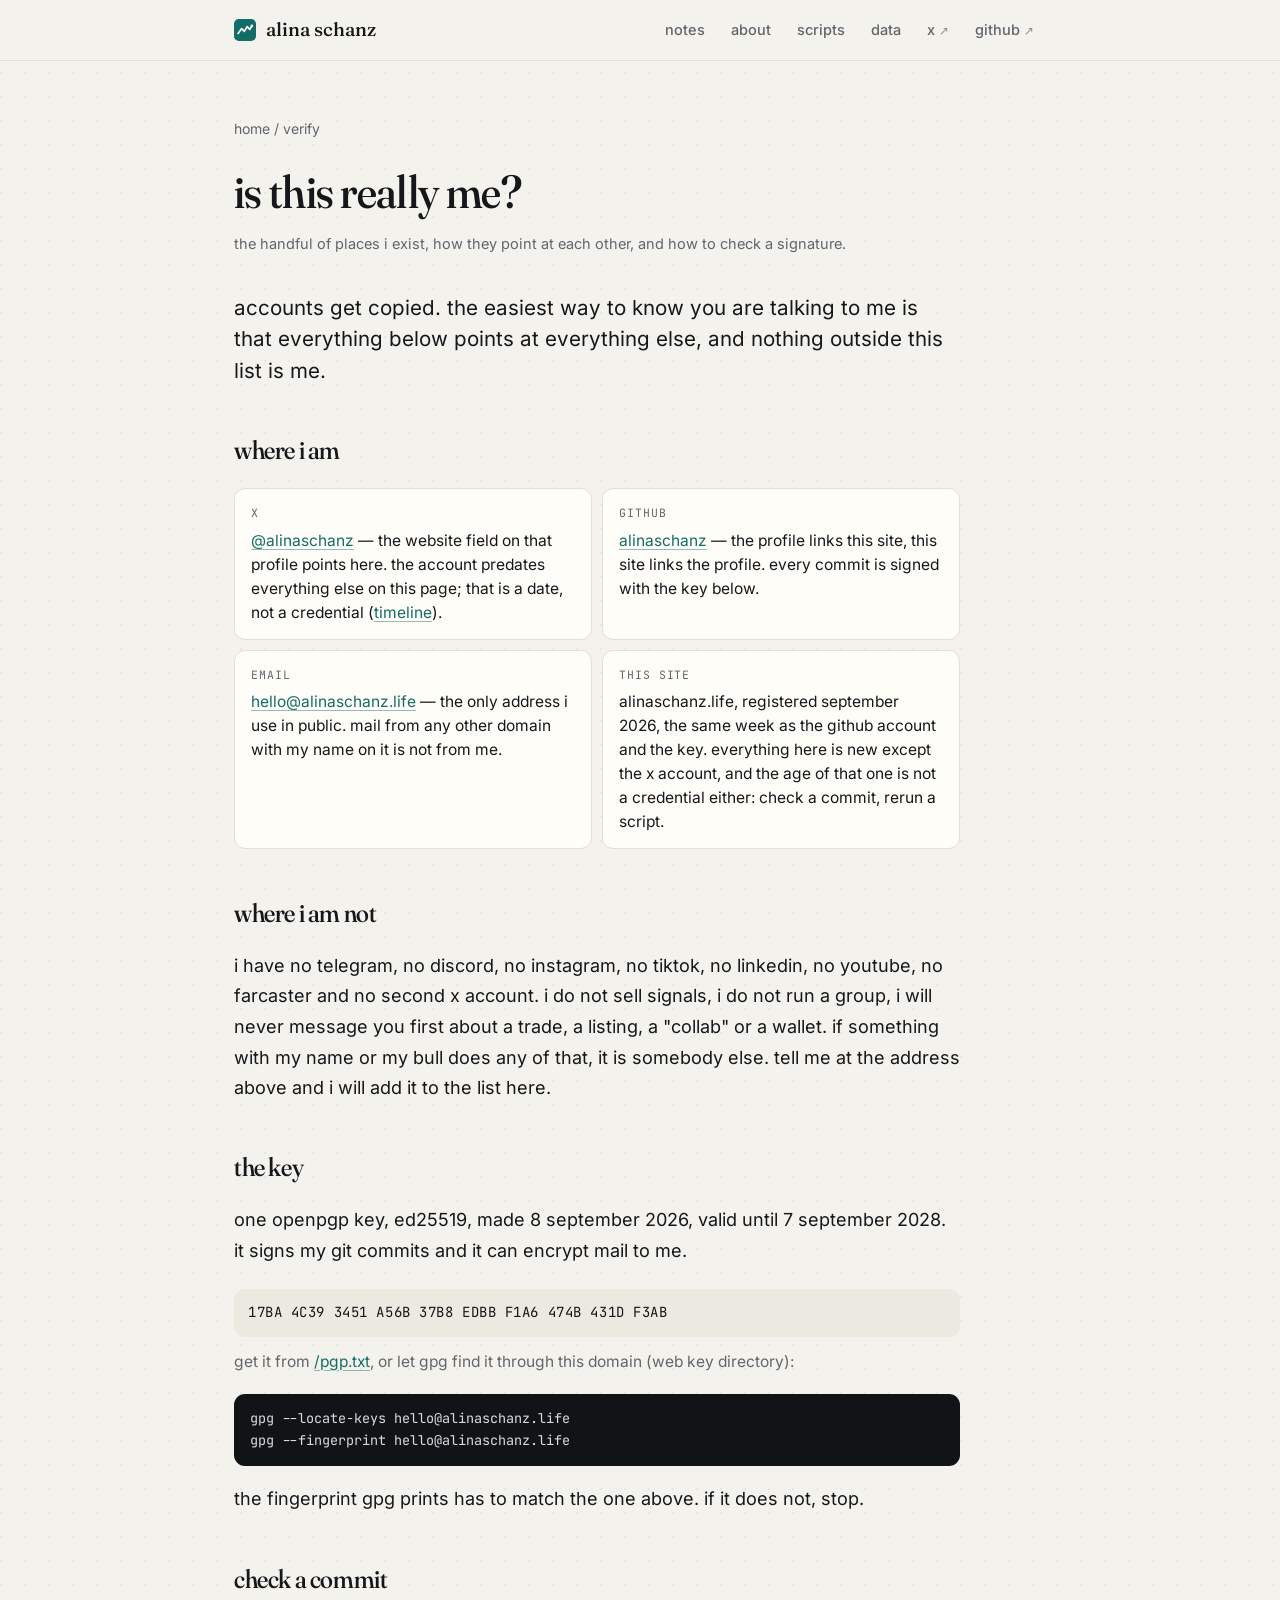
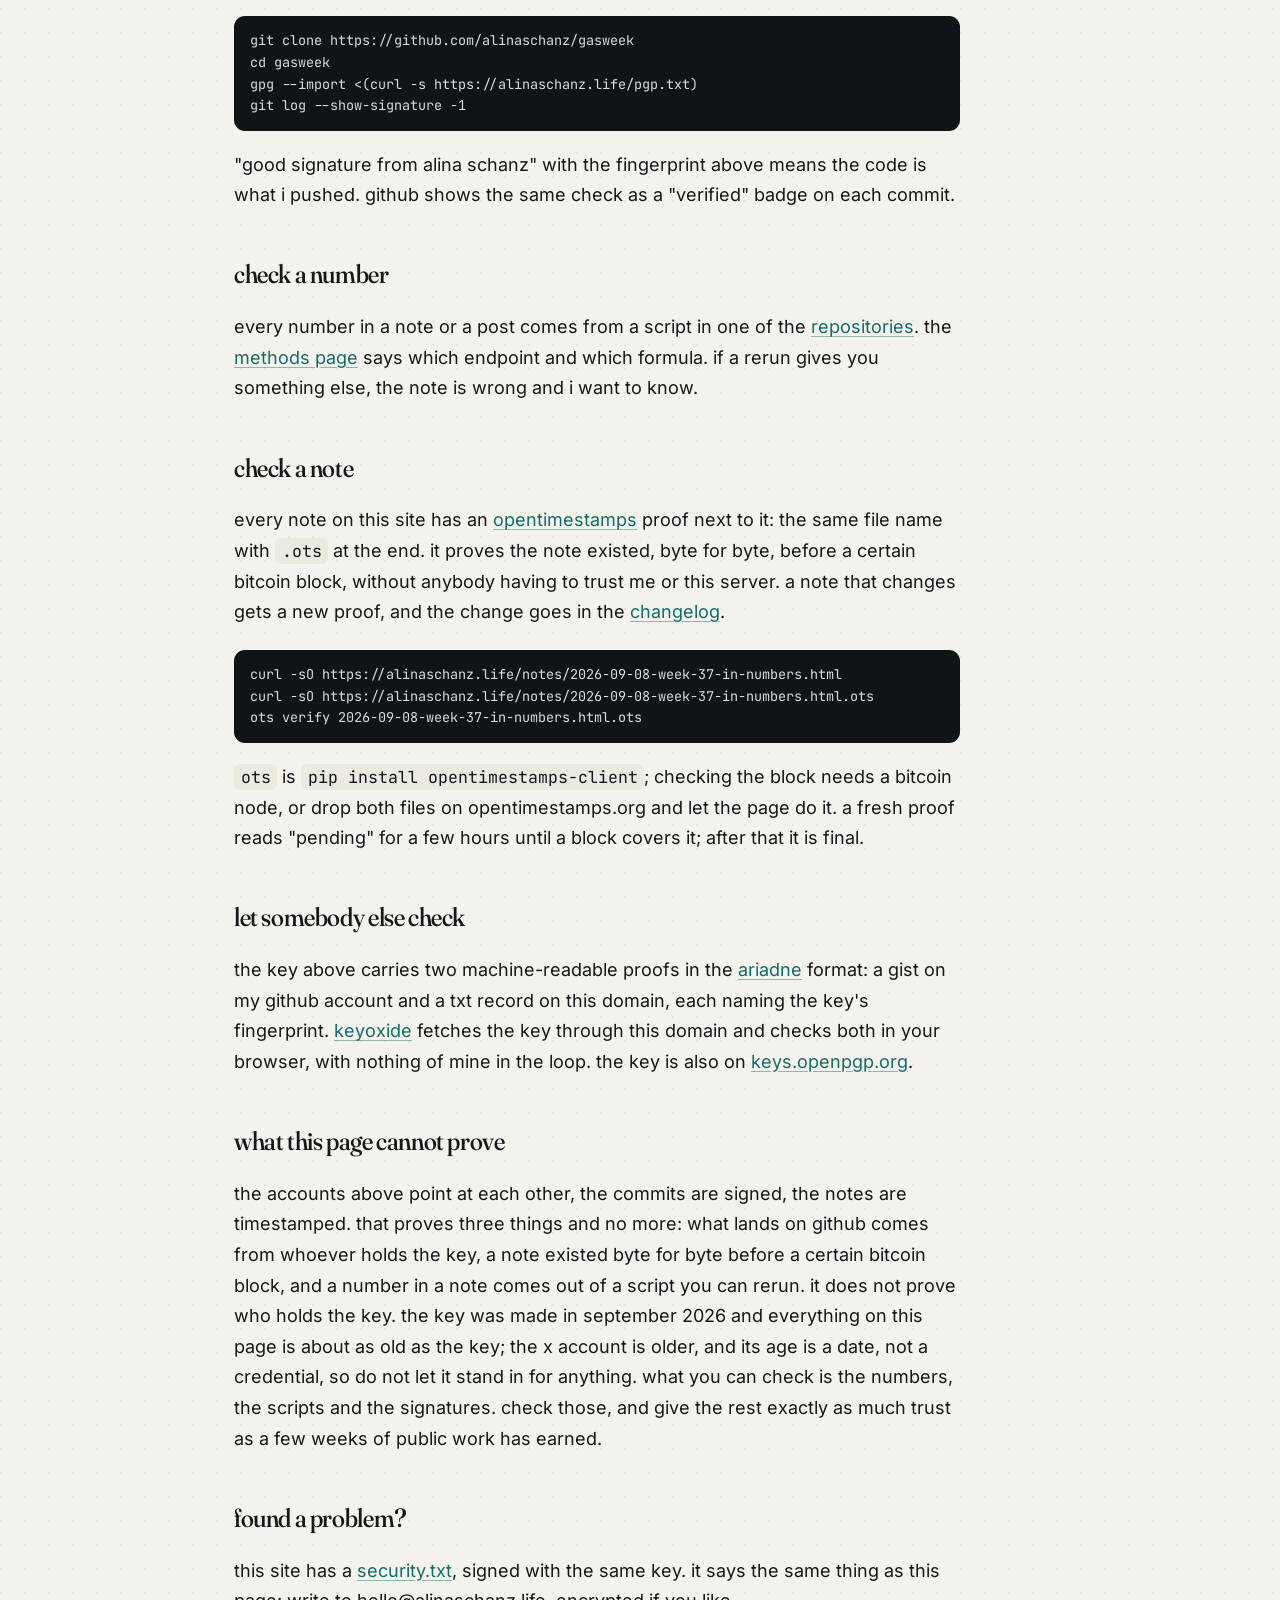
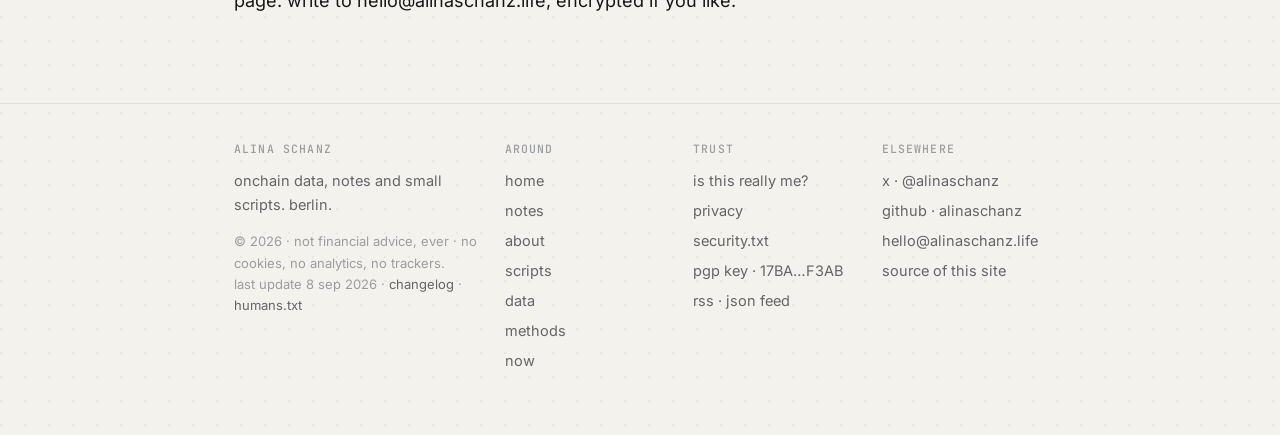
<file: verify/index.html>
<!doctype html>
<html lang="en">
<head>
<meta charset="utf-8">
<meta name="viewport" content="width=device-width,initial-scale=1">
<meta http-equiv="Content-Security-Policy" content="default-src 'none'; script-src 'self'; style-src 'self'; img-src 'self' data:; font-src 'self'; connect-src 'self' https://api.coingecko.com https://api.exchange.coinbase.com https://api.kraken.com https://api.alternative.me https://ethereum-rpc.publicnode.com https://eth.drpc.org https://gateway.tenderly.co https://rpc.mevblocker.io https://api.open-meteo.com https://api.github.com https://raw.githubusercontent.com; manifest-src 'self'; base-uri 'none'; form-action 'none'">
<title>is this really me? — alina schanz</title>
<meta name="description" content="the accounts that are me, the ones that are not, my pgp key, and how to verify a signed commit.">
<meta name="author" content="alina schanz">
<meta name="theme-color" content="#f4f2ec" media="(prefers-color-scheme: light)">
<meta name="theme-color" content="#0d0f11" media="(prefers-color-scheme: dark)">
<link rel="canonical" href="https://alinaschanz.life/verify/">
<meta property="og:type" content="website">
<meta property="og:site_name" content="alina schanz">
<meta property="og:title" content="is this really me? — alina schanz">
<meta property="og:description" content="the accounts that are me, the ones that are not, my pgp key, and how to verify a signed commit.">
<meta property="og:url" content="https://alinaschanz.life/verify/">
<meta property="og:image" content="https://alinaschanz.life/img/og.png">
<meta property="og:image:width" content="1200">
<meta property="og:image:height" content="630">
<meta name="twitter:card" content="summary_large_image">
<meta name="twitter:site" content="@alinaschanz">
<meta name="twitter:creator" content="@alinaschanz">
<meta name="twitter:image" content="https://alinaschanz.life/img/og.png">
<link rel="icon" href="/favicon.svg" type="image/svg+xml">
<link rel="apple-touch-icon" href="/img/icon-192.png">
<link rel="manifest" href="/manifest.webmanifest">
<link rel="alternate" type="application/atom+xml" title="alina schanz — notes" href="/feed.xml">
<link rel="alternate" type="application/feed+json" title="alina schanz — notes" href="/feed.json">
<link rel="me" href="https://x.com/alinaschanz">
<link rel="me" href="https://github.com/alinaschanz">
<link rel="me" href="mailto:hello@alinaschanz.life">
<link rel="pgpkey" href="/pgp.txt">
<link rel="author" href="/about/">
<link rel="stylesheet" href="/style.css">
<script type="application/ld+json">
{"@context": "https://schema.org", "@graph": [{"@type": "WebPage", "@id": "https://alinaschanz.life/verify/#page", "url": "https://alinaschanz.life/verify/", "name": "is this really me? — alina schanz", "about": {"@id": "https://alinaschanz.life/#me"}, "isPartOf": {"@id": "https://alinaschanz.life/#site"}}, {"@type": "Person", "@id": "https://alinaschanz.life/#me", "name": "Alina Schanz", "url": "https://alinaschanz.life/", "image": "https://alinaschanz.life/img/avatar.jpg", "jobTitle": "Onchain data analyst", "address": {"@type": "PostalAddress", "addressLocality": "Berlin", "addressCountry": "DE"}, "email": "mailto:hello@alinaschanz.life", "sameAs": ["https://x.com/alinaschanz", "https://github.com/alinaschanz"], "knowsAbout": ["Ethereum", "Bitcoin", "onchain data", "gas fees", "stablecoins", "ENS"], "identifier": {"@type": "PropertyValue", "propertyID": "OpenPGP fingerprint", "value": "17BA4C393451A56B37B8EDBBF1A6474B431DF3AB"}}]}
</script>
</head>
<body>

<a class="skip" href="#main">skip to content</a>
<header class="top">
  <div class="wrap">
    <a class="brand" href="/" aria-label="alina schanz, home">
      <svg viewBox="0 0 64 64" aria-hidden="true"><rect width="64" height="64" rx="14" fill="var(--accent)"/><path d="M12 42 L22 28 L30 36 L38 22 L46 30 L52 20" fill="none" stroke="var(--accent-ink)" stroke-width="5" stroke-linecap="round" stroke-linejoin="round"/><circle cx="52" cy="20" r="4" fill="var(--accent-ink)"/></svg>
      alina schanz
    </a>
    <nav aria-label="main">
      <ul class="menu">
        <li><a href="/notes/">notes</a></li>
        <li><a href="/about/">about</a></li>
        <li><a class="hide-sm" href="/scripts/">scripts</a></li>
        <li><a class="hide-sm" href="/data/">data</a></li>
        <li><a class="ext" href="https://x.com/alinaschanz" rel="me noopener">x</a></li>
        <li><a class="ext" href="https://github.com/alinaschanz" rel="me noopener">github</a></li>
      </ul>
    </nav>
  </div>
</header>

<main class="wrap" id="main">
<article class="article">
  <div class="crumbs"><a href="/">home</a> / verify</div>
  <h1>is this really me?</h1>
  <div class="meta"><span>the handful of places i exist, how they point at each other, and how to check a signature.</span></div>

  <div class="prose">
    <p class="lede">accounts get copied. the easiest way to know you are talking to me is that everything below points at everything else, and nothing outside this list is me.</p>

    <h2 id="anchors">where i am</h2>
    <div class="kv">
      <div class="item"><div class="k">x</div><div class="v"><a href="https://x.com/alinaschanz" rel="me noopener">@alinaschanz</a> — the website field on that profile points here. the account predates everything else on this page; that is a date, not a credential (<a href="/about/#timeline">timeline</a>).</div></div>
      <div class="item"><div class="k">github</div><div class="v"><a href="https://github.com/alinaschanz" rel="me noopener">alinaschanz</a> — the profile links this site, this site links the profile. every commit is signed with the key below.</div></div>
      <div class="item"><div class="k">email</div><div class="v"><a href="mailto:hello@alinaschanz.life">hello@alinaschanz.life</a> — the only address i use in public. mail from any other domain with my name on it is not from me.</div></div>
      <div class="item"><div class="k">this site</div><div class="v">alinaschanz.life, registered september 2026, the same week as the github account and the key. everything here is new except the x account, and the age of that one is not a credential either: check a commit, rerun a script.</div></div>
    </div>

    <h2 id="not">where i am not</h2>
    <p>i have no telegram, no discord, no instagram, no tiktok, no linkedin, no youtube, no farcaster and no second x account. i do not sell signals, i do not run a group, i will never message you first about a trade, a listing, a "collab" or a wallet. if something with my name or my bull does any of that, it is somebody else. tell me at the address above and i will add it to the list here.</p>

    <h2 id="key">the key</h2>
    <p>one openpgp key, ed25519, made 8 september 2026, valid until 7 september 2028. it signs my git commits and it can encrypt mail to me.</p>
    <span class="fpr">17BA 4C39 3451 A56B 37B8  EDBB F1A6 474B 431D F3AB</span>
    <p class="fine-top">get it from <a href="/pgp.txt">/pgp.txt</a>, or let gpg find it through this domain (web key directory):</p>
<pre class="code">gpg --locate-keys hello@alinaschanz.life
gpg --fingerprint hello@alinaschanz.life</pre>
    <p>the fingerprint gpg prints has to match the one above. if it does not, stop.</p>

    <h2 id="commits">check a commit</h2>
<pre class="code">git clone https://github.com/alinaschanz/gasweek
cd gasweek
gpg --import &lt;(curl -s https://alinaschanz.life/pgp.txt)
git log --show-signature -1</pre>
    <p>"good signature from alina schanz" with the fingerprint above means the code is what i pushed. github shows the same check as a "verified" badge on each commit.</p>

    <h2 id="numbers">check a number</h2>
    <p>every number in a note or a post comes from a script in one of the <a href="/scripts/">repositories</a>. the <a href="/methods/">methods page</a> says which endpoint and which formula. if a rerun gives you something else, the note is wrong and i want to know.</p>

    <h2 id="notes">check a note</h2>
    <p>every note on this site has an <a href="https://opentimestamps.org" rel="noopener">opentimestamps</a> proof next to it: the same file name with <code>.ots</code> at the end. it proves the note existed, byte for byte, before a certain bitcoin block, without anybody having to trust me or this server. a note that changes gets a new proof, and the change goes in the <a href="/changelog/">changelog</a>.</p>
<pre class="code">curl -sO https://alinaschanz.life/notes/2026-09-08-week-37-in-numbers.html
curl -sO https://alinaschanz.life/notes/2026-09-08-week-37-in-numbers.html.ots
ots verify 2026-09-08-week-37-in-numbers.html.ots</pre>
    <p><code>ots</code> is <code>pip install opentimestamps-client</code>; checking the block needs a bitcoin node, or drop both files on opentimestamps.org and let the page do it. a fresh proof reads "pending" for a few hours until a block covers it; after that it is final.</p>

    <h2 id="proofs">let somebody else check</h2>
    <p>the key above carries two machine-readable proofs in the <a href="https://ariadne.id" rel="noopener">ariadne</a> format: a gist on my github account and a txt record on this domain, each naming the key's fingerprint. <a href="https://keyoxide.org/hello@alinaschanz.life" rel="noopener">keyoxide</a> fetches the key through this domain and checks both in your browser, with nothing of mine in the loop. the key is also on <a href="https://keys.openpgp.org/search?q=17BA4C393451A56B37B8EDBBF1A6474B431DF3AB" rel="noopener">keys.openpgp.org</a>.</p>

    <h2 id="limits">what this page cannot prove</h2>
    <p>the accounts above point at each other, the commits are signed, the notes are timestamped. that proves three things and no more: what lands on github comes from whoever holds the key, a note existed byte for byte before a certain bitcoin block, and a number in a note comes out of a script you can rerun. it does not prove who holds the key. the key was made in september 2026 and everything on this page is about as old as the key; the x account is older, and its age is a date, not a credential, so do not let it stand in for anything. what you can check is the numbers, the scripts and the signatures. check those, and give the rest exactly as much trust as a few weeks of public work has earned.</p>

    <h2 id="security">found a problem?</h2>
    <p>this site has a <a href="/.well-known/security.txt">security.txt</a>, signed with the same key. it says the same thing as this page: write to hello@alinaschanz.life, encrypted if you like.</p>
  </div>
</article>
</main>

<footer>
  <div class="wrap foot">
    <div>
      <h4>alina schanz</h4>
      <p>onchain data, notes and small scripts. berlin.</p>
      <p class="fine">© 2026 · not financial advice, ever · no cookies, no analytics, no trackers.<br>last update 8 sep 2026 · <a href="/changelog/">changelog</a> · <a href="/humans.txt">humans.txt</a></p>
    </div>
    <div>
      <h4>around</h4>
      <ul>
        <li><a href="/">home</a></li>
        <li><a href="/notes/">notes</a></li>
        <li><a href="/about/">about</a></li>
        <li><a href="/scripts/">scripts</a></li>
        <li><a href="/data/">data</a></li>
        <li><a href="/methods/">methods</a></li>
        <li><a href="/now/">now</a></li>
      </ul>
    </div>
    <div>
      <h4>trust</h4>
      <ul>
        <li><a href="/verify/">is this really me?</a></li>
        <li><a href="/privacy/">privacy</a></li>
        <li><a href="/.well-known/security.txt">security.txt</a></li>
        <li><a href="/pgp.txt">pgp key · 17BA…F3AB</a></li>
        <li><a href="/feed.xml">rss</a> · <a href="/feed.json">json feed</a></li>
      </ul>
    </div>
    <div>
      <h4>elsewhere</h4>
      <ul>
        <li><a href="https://x.com/alinaschanz" rel="me noopener">x · @alinaschanz</a></li>
        <li><a href="https://github.com/alinaschanz" rel="me noopener">github · alinaschanz</a></li>
        <li><a href="mailto:hello@alinaschanz.life">hello@alinaschanz.life</a></li>
        <li><a href="https://github.com/alinaschanz/alinaschanz.github.io" rel="noopener">source of this site</a></li>
      </ul>
    </div>
  </div>
</footer>

</body>
</html>
</file>
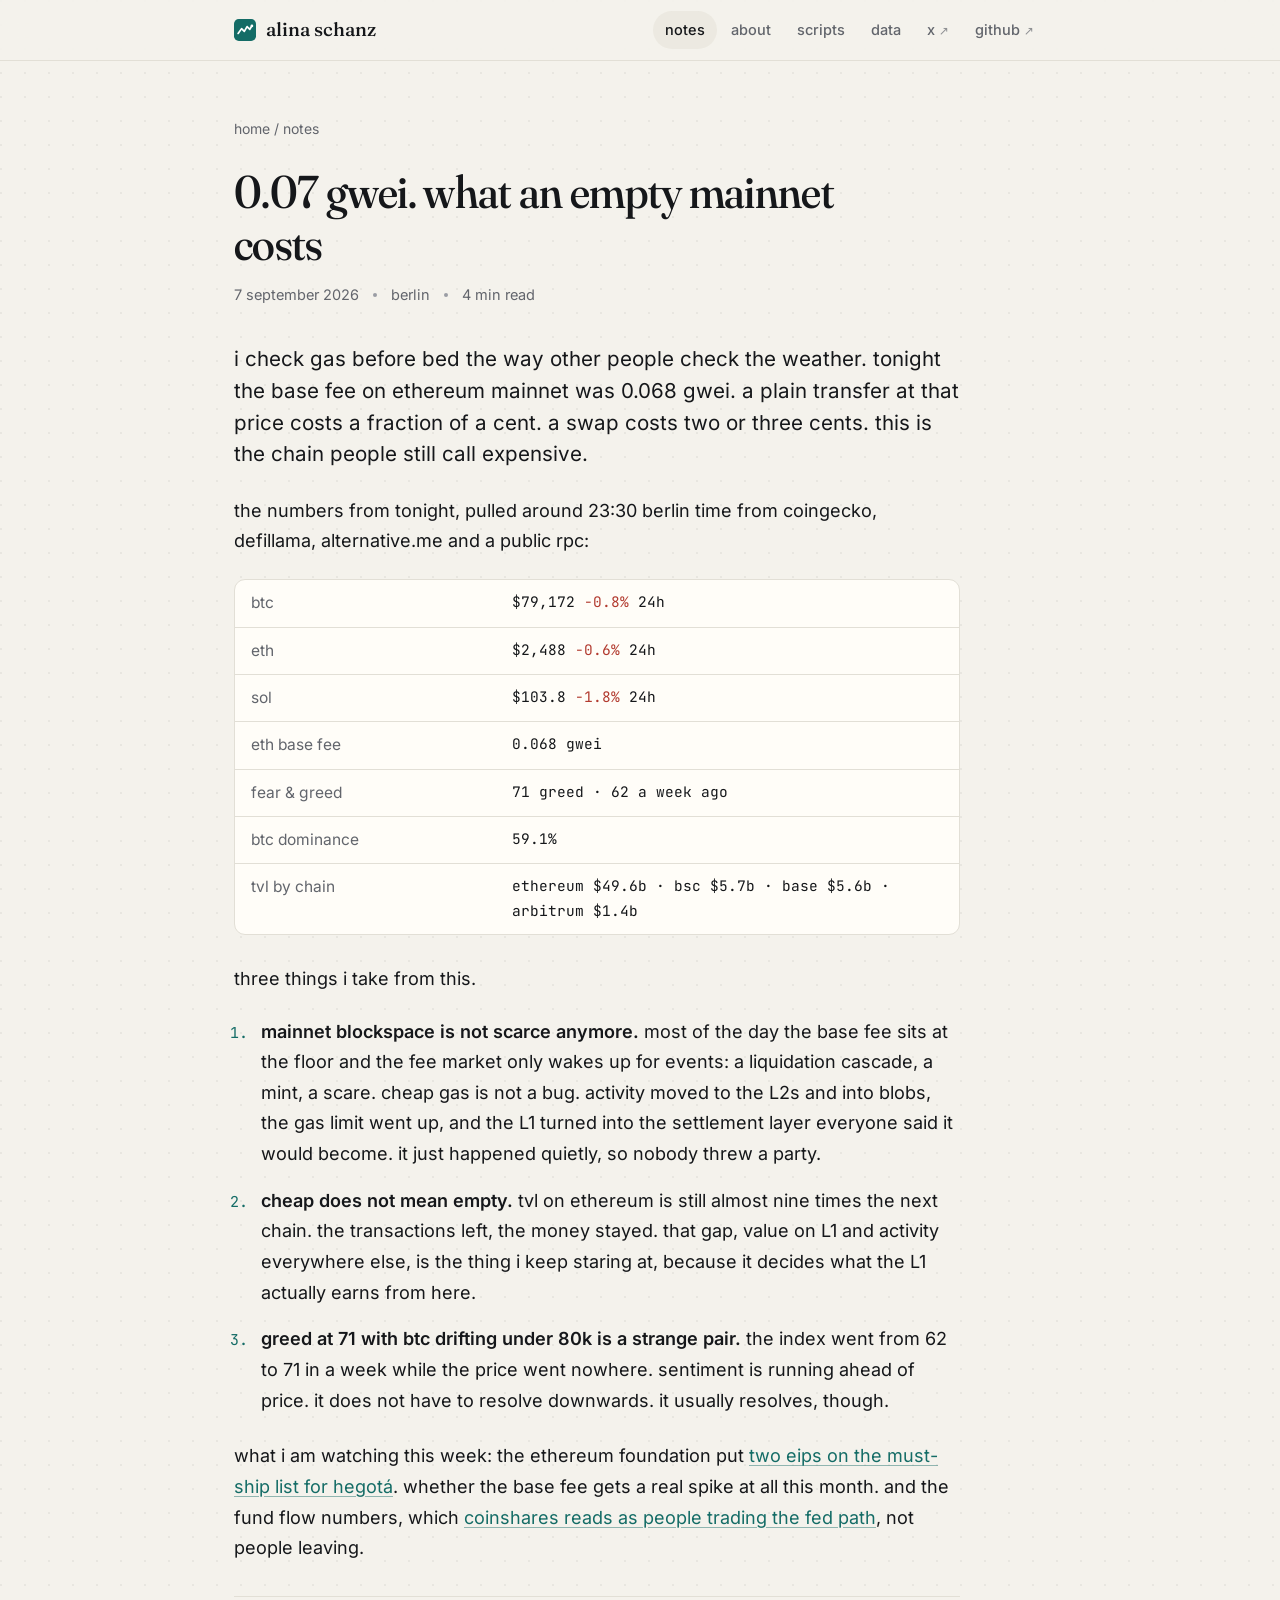
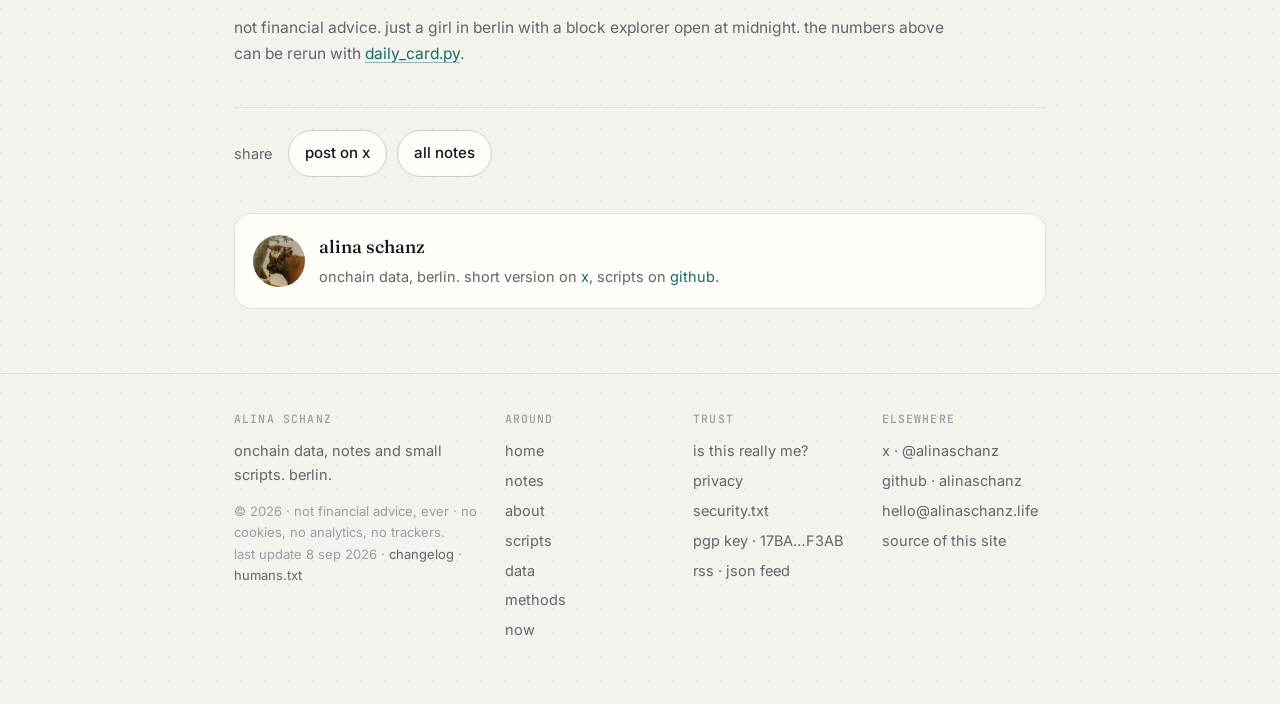
<file: notes/2026-09-07-gas-at-0-07-gwei.html>
<!doctype html>
<html lang="en">
<head>
<meta charset="utf-8">
<meta name="viewport" content="width=device-width,initial-scale=1">
<meta http-equiv="Content-Security-Policy" content="default-src 'none'; script-src 'self'; style-src 'self'; img-src 'self' data:; font-src 'self'; connect-src 'self' https://api.coingecko.com https://api.exchange.coinbase.com https://api.kraken.com https://api.alternative.me https://ethereum-rpc.publicnode.com https://eth.drpc.org https://gateway.tenderly.co https://rpc.mevblocker.io https://api.open-meteo.com https://api.github.com https://raw.githubusercontent.com; manifest-src 'self'; base-uri 'none'; form-action 'none'">
<title>0.07 gwei. what an empty mainnet costs — alina schanz</title>
<meta name="description" content="base fee at the floor, tvl still on L1, greed at 71 while the price goes nowhere. three things i take from a sunday night with a block explorer open.">
<meta name="author" content="alina schanz">
<meta name="theme-color" content="#f4f2ec" media="(prefers-color-scheme: light)">
<meta name="theme-color" content="#0d0f11" media="(prefers-color-scheme: dark)">
<link rel="canonical" href="https://alinaschanz.life/notes/2026-09-07-gas-at-0-07-gwei.html">
<meta property="og:type" content="article">
<meta property="og:site_name" content="alina schanz">
<meta property="og:title" content="0.07 gwei. what an empty mainnet costs — alina schanz">
<meta property="og:description" content="base fee at the floor, tvl still on L1, greed at 71 while the price goes nowhere. three things i take from a sunday night with a block explorer open.">
<meta property="og:url" content="https://alinaschanz.life/notes/2026-09-07-gas-at-0-07-gwei.html">
<meta property="og:image" content="https://alinaschanz.life/img/og.png">
<meta property="og:image:width" content="1200">
<meta property="og:image:height" content="630">
<meta name="twitter:card" content="summary_large_image">
<meta name="twitter:site" content="@alinaschanz">
<meta name="twitter:creator" content="@alinaschanz">
<meta name="twitter:image" content="https://alinaschanz.life/img/og.png">
<link rel="icon" href="/favicon.svg" type="image/svg+xml">
<link rel="apple-touch-icon" href="/img/icon-192.png">
<link rel="manifest" href="/manifest.webmanifest">
<link rel="alternate" type="application/atom+xml" title="alina schanz — notes" href="/feed.xml">
<link rel="alternate" type="application/feed+json" title="alina schanz — notes" href="/feed.json">
<link rel="me" href="https://x.com/alinaschanz">
<link rel="me" href="https://github.com/alinaschanz">
<link rel="me" href="mailto:hello@alinaschanz.life">
<link rel="pgpkey" href="/pgp.txt">
<link rel="author" href="/about/">
<link rel="stylesheet" href="/style.css">
<meta property="article:published_time" content="2026-09-07T21:30:00Z">
<meta property="article:author" content="https://alinaschanz.life/about/">
<script type="application/ld+json">
{"@context": "https://schema.org", "@graph": [{"@type": "BlogPosting", "@id": "https://alinaschanz.life/notes/2026-09-07-gas-at-0-07-gwei.html#post", "mainEntityOfPage": "https://alinaschanz.life/notes/2026-09-07-gas-at-0-07-gwei.html", "url": "https://alinaschanz.life/notes/2026-09-07-gas-at-0-07-gwei.html", "headline": "0.07 gwei. what an empty mainnet costs", "description": "base fee at the floor, tvl still on L1, greed at 71 while the price goes nowhere.", "datePublished": "2026-09-07T21:30:00Z", "dateModified": "2026-09-07T21:30:00Z", "inLanguage": "en", "image": "https://alinaschanz.life/img/og.png", "author": {"@id": "https://alinaschanz.life/#me"}, "publisher": {"@id": "https://alinaschanz.life/#me"}, "isPartOf": {"@id": "https://alinaschanz.life/notes/#blog"}, "keywords": ["ethereum", "gas", "base fee", "tvl", "fear and greed"]}, {"@type": "Person", "@id": "https://alinaschanz.life/#me", "name": "Alina Schanz", "url": "https://alinaschanz.life/", "image": "https://alinaschanz.life/img/avatar.jpg", "jobTitle": "Onchain data analyst", "address": {"@type": "PostalAddress", "addressLocality": "Berlin", "addressCountry": "DE"}, "email": "mailto:hello@alinaschanz.life", "sameAs": ["https://x.com/alinaschanz", "https://github.com/alinaschanz"], "knowsAbout": ["Ethereum", "Bitcoin", "onchain data", "gas fees", "stablecoins", "ENS"], "identifier": {"@type": "PropertyValue", "propertyID": "OpenPGP fingerprint", "value": "17BA4C393451A56B37B8EDBBF1A6474B431DF3AB"}}]}
</script>
</head>
<body>

<a class="skip" href="#main">skip to content</a>
<header class="top">
  <div class="wrap">
    <a class="brand" href="/" aria-label="alina schanz, home">
      <svg viewBox="0 0 64 64" aria-hidden="true"><rect width="64" height="64" rx="14" fill="var(--accent)"/><path d="M12 42 L22 28 L30 36 L38 22 L46 30 L52 20" fill="none" stroke="var(--accent-ink)" stroke-width="5" stroke-linecap="round" stroke-linejoin="round"/><circle cx="52" cy="20" r="4" fill="var(--accent-ink)"/></svg>
      alina schanz
    </a>
    <nav aria-label="main">
      <ul class="menu">
        <li><a href="/notes/" aria-current="page">notes</a></li>
        <li><a href="/about/">about</a></li>
        <li><a class="hide-sm" href="/scripts/">scripts</a></li>
        <li><a class="hide-sm" href="/data/">data</a></li>
        <li><a class="ext" href="https://x.com/alinaschanz" rel="me noopener">x</a></li>
        <li><a class="ext" href="https://github.com/alinaschanz" rel="me noopener">github</a></li>
      </ul>
    </nav>
  </div>
</header>

<main class="wrap" id="main">
<article class="article">
  <div class="crumbs"><a href="/">home</a> / <a href="/notes/">notes</a></div>
  <h1>0.07 gwei. what an empty mainnet costs</h1>
  <div class="meta">
    <time datetime="2026-09-07">7 september 2026</time><span class="dot"></span>
    <span>berlin</span><span class="dot"></span>
    <span>4 min read</span>
  </div>

  <div class="prose">
    <p class="lede">i check gas before bed the way other people check the weather. tonight the base fee on ethereum mainnet was 0.068 gwei. a plain transfer at that price costs a fraction of a cent. a swap costs two or three cents. this is the chain people still call expensive.</p>

    <p>the numbers from tonight, pulled around 23:30 berlin time from coingecko, defillama, alternative.me and a public rpc:</p>

    <div class="data-wrap"><table class="data">
      <tr><td>btc</td><td>$79,172 <span class="down">−0.8%</span> 24h</td></tr>
      <tr><td>eth</td><td>$2,488 <span class="down">−0.6%</span> 24h</td></tr>
      <tr><td>sol</td><td>$103.8 <span class="down">−1.8%</span> 24h</td></tr>
      <tr><td>eth base fee</td><td>0.068 gwei</td></tr>
      <tr><td>fear &amp; greed</td><td>71 greed · 62 a week ago</td></tr>
      <tr><td>btc dominance</td><td>59.1%</td></tr>
      <tr><td>tvl by chain</td><td>ethereum $49.6b · bsc $5.7b · base $5.6b · arbitrum $1.4b</td></tr>
    </table></div>

    <p>three things i take from this.</p>

    <ol>
      <li><strong>mainnet blockspace is not scarce anymore.</strong> most of the day the base fee sits at the floor and the fee market only wakes up for events: a liquidation cascade, a mint, a scare. cheap gas is not a bug. activity moved to the L2s and into blobs, the gas limit went up, and the L1 turned into the settlement layer everyone said it would become. it just happened quietly, so nobody threw a party.</li>
      <li><strong>cheap does not mean empty.</strong> tvl on ethereum is still almost nine times the next chain. the transactions left, the money stayed. that gap, value on L1 and activity everywhere else, is the thing i keep staring at, because it decides what the L1 actually earns from here.</li>
      <li><strong>greed at 71 with btc drifting under 80k is a strange pair.</strong> the index went from 62 to 71 in a week while the price went nowhere. sentiment is running ahead of price. it does not have to resolve downwards. it usually resolves, though.</li>
    </ol>

    <p>what i am watching this week: the ethereum foundation put <a href="https://cointelegraph.com/news/ethereum-foundation-names-2-must-ship-eips-for-hegot-upgrade" rel="noopener">two eips on the must-ship list for hegotá</a>. whether the base fee gets a real spike at all this month. and the fund flow numbers, which <a href="https://cointelegraph.com/markets/crypto-fund-flows-show-investors-trading-fed-rate-path-not-exiting-market-coinshares" rel="noopener">coinshares reads as people trading the fed path</a>, not people leaving.</p>

    <p class="fine">not financial advice. just a girl in berlin with a block explorer open at midnight. the numbers above can be rerun with <a href="https://github.com/alinaschanz/onchain-notes" rel="noopener">daily_card.py</a>.</p>
  </div>

  <div class="share">
    <span class="lbl">share</span>
    <a class="btn" href="https://x.com/intent/post?text=0.07%20gwei.%20what%20an%20empty%20mainnet%20costs%20%E2%80%94%20%40alinaschanz&url=https%3A%2F%2Falinaschanz.life%2Fnotes%2F2026-09-07-gas-at-0-07-gwei.html" rel="noopener">post on x</a>
    <a class="btn" href="/notes/">all notes</a>
  </div>

  <div class="author">
    <img src="/img/avatar-160.jpg" width="52" height="52" alt="">
    <div><b>alina schanz</b><span>onchain data, berlin. short version on <a href="https://x.com/alinaschanz" rel="me noopener">x</a>, scripts on <a href="https://github.com/alinaschanz" rel="me noopener">github</a>.</span></div>
  </div>
</article>
</main>

<footer>
  <div class="wrap foot">
    <div>
      <h4>alina schanz</h4>
      <p>onchain data, notes and small scripts. berlin.</p>
      <p class="fine">© 2026 · not financial advice, ever · no cookies, no analytics, no trackers.<br>last update 8 sep 2026 · <a href="/changelog/">changelog</a> · <a href="/humans.txt">humans.txt</a></p>
    </div>
    <div>
      <h4>around</h4>
      <ul>
        <li><a href="/">home</a></li>
        <li><a href="/notes/">notes</a></li>
        <li><a href="/about/">about</a></li>
        <li><a href="/scripts/">scripts</a></li>
        <li><a href="/data/">data</a></li>
        <li><a href="/methods/">methods</a></li>
        <li><a href="/now/">now</a></li>
      </ul>
    </div>
    <div>
      <h4>trust</h4>
      <ul>
        <li><a href="/verify/">is this really me?</a></li>
        <li><a href="/privacy/">privacy</a></li>
        <li><a href="/.well-known/security.txt">security.txt</a></li>
        <li><a href="/pgp.txt">pgp key · 17BA…F3AB</a></li>
        <li><a href="/feed.xml">rss</a> · <a href="/feed.json">json feed</a></li>
      </ul>
    </div>
    <div>
      <h4>elsewhere</h4>
      <ul>
        <li><a href="https://x.com/alinaschanz" rel="me noopener">x · @alinaschanz</a></li>
        <li><a href="https://github.com/alinaschanz" rel="me noopener">github · alinaschanz</a></li>
        <li><a href="mailto:hello@alinaschanz.life">hello@alinaschanz.life</a></li>
        <li><a href="https://github.com/alinaschanz/alinaschanz.github.io" rel="noopener">source of this site</a></li>
      </ul>
    </div>
  </div>
</footer>

</body>
</html>
</file>
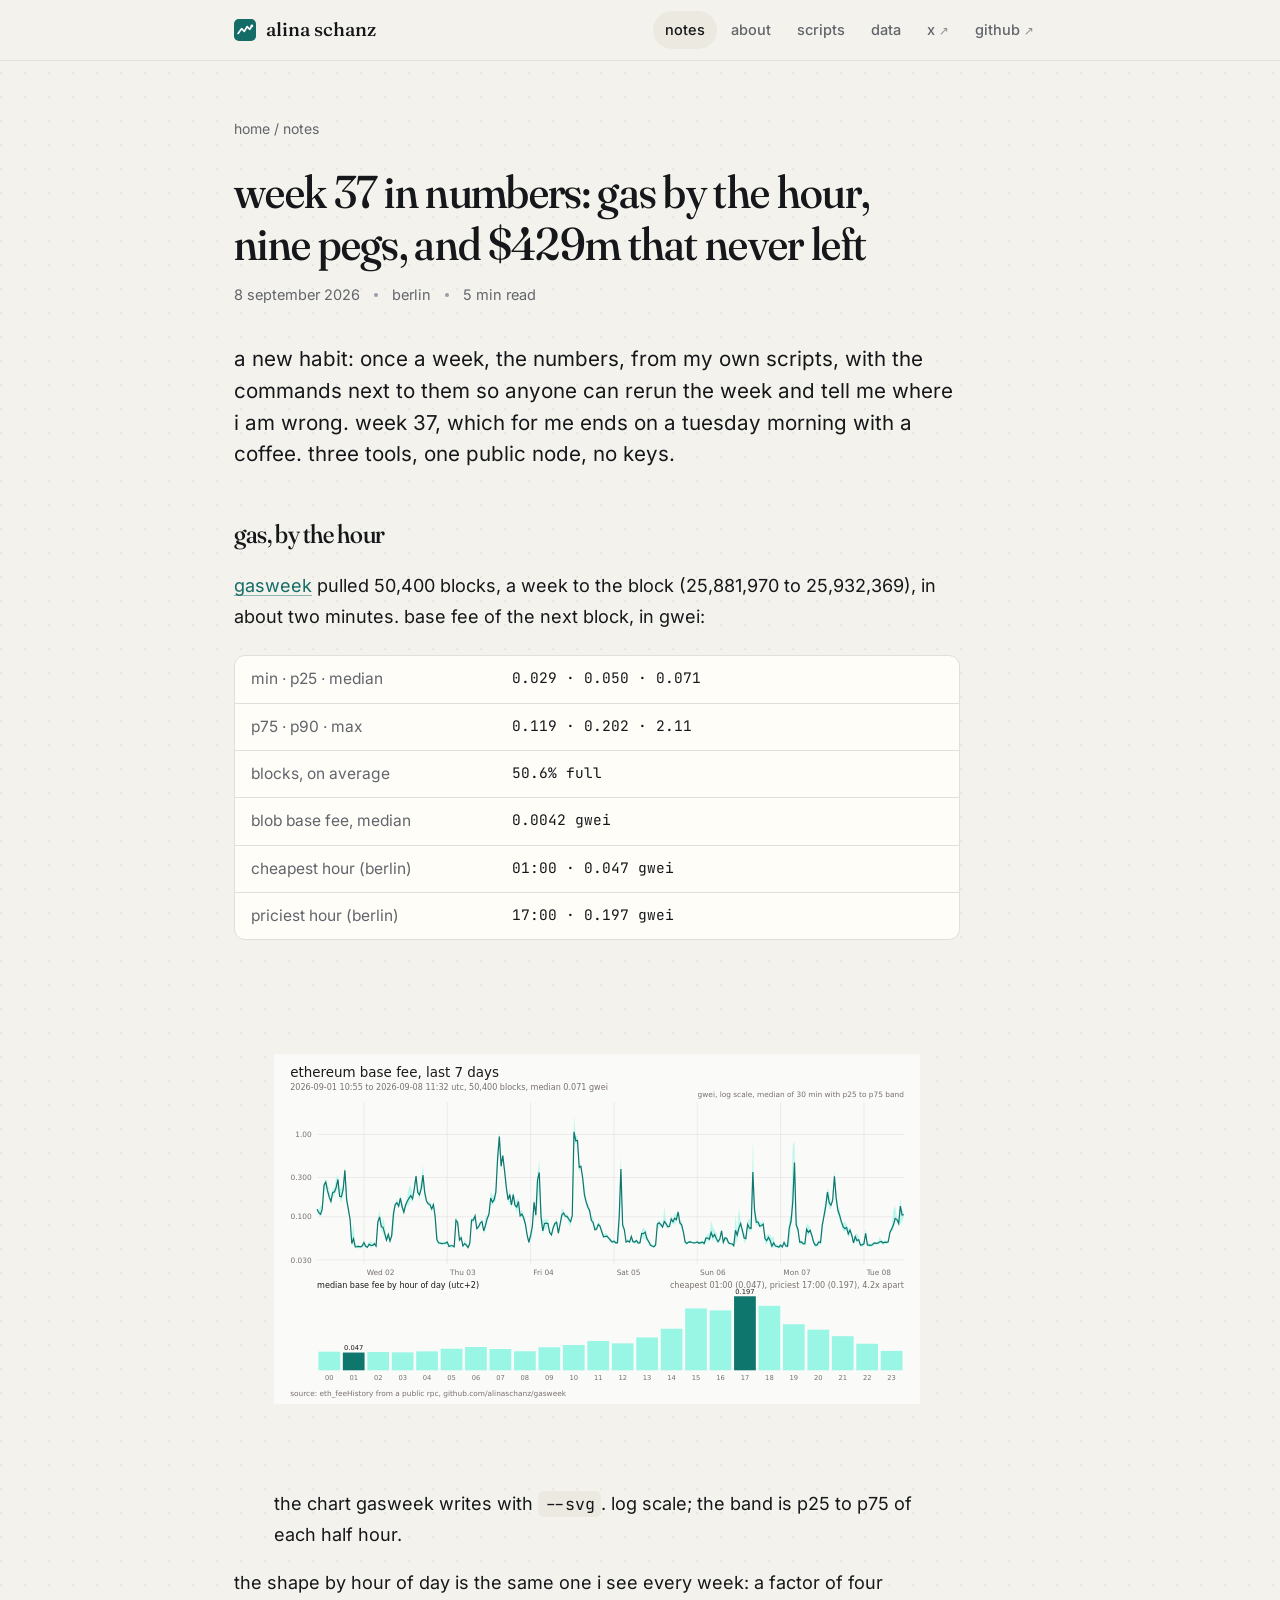
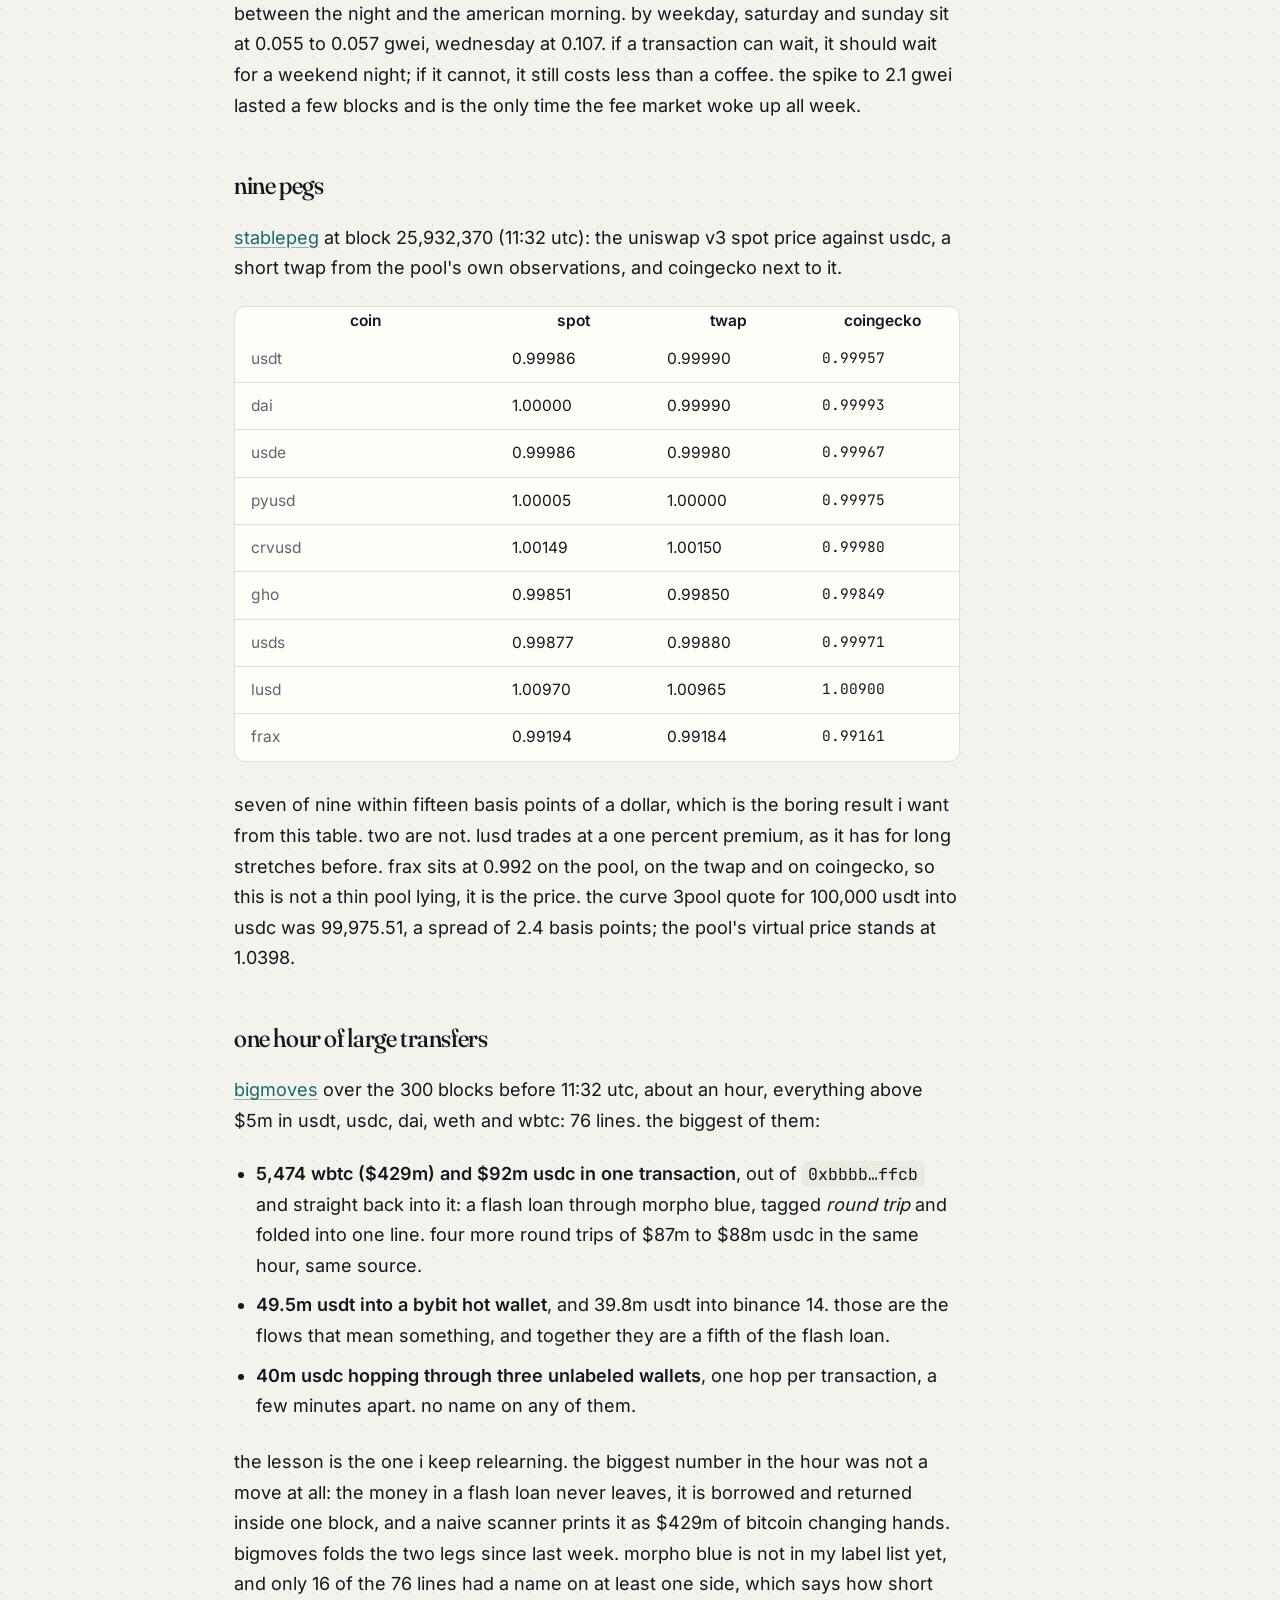
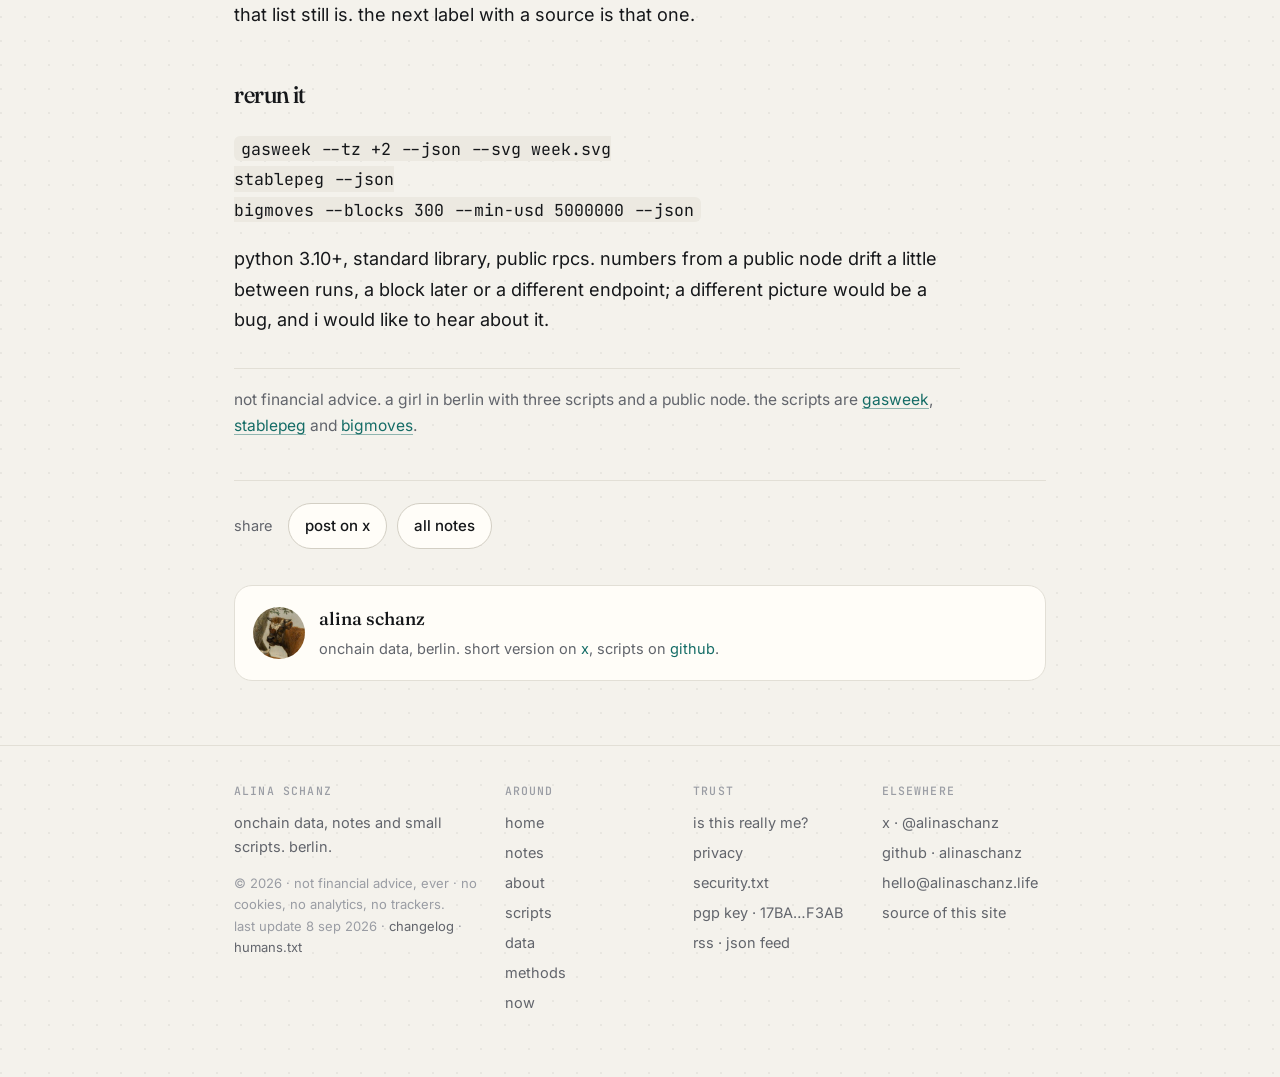
<file: notes/2026-09-08-week-37-in-numbers.html>
<!doctype html>
<html lang="en">
<head>
<meta charset="utf-8">
<meta name="viewport" content="width=device-width,initial-scale=1">
<meta http-equiv="Content-Security-Policy" content="default-src 'none'; script-src 'self'; style-src 'self'; img-src 'self' data:; font-src 'self'; connect-src 'self' https://api.coingecko.com https://api.exchange.coinbase.com https://api.kraken.com https://api.alternative.me https://ethereum-rpc.publicnode.com https://eth.drpc.org https://gateway.tenderly.co https://rpc.mevblocker.io https://api.open-meteo.com https://api.github.com https://raw.githubusercontent.com; manifest-src 'self'; base-uri 'none'; form-action 'none'">
<title>week 37 in numbers: gas by the hour, nine pegs, and $429m that never left — alina schanz</title>
<meta name="description" content="the first weekly numbers from my own scripts: base fee by hour of day, the stablecoin pegs on uniswap and curve, and one hour of large transfers where the biggest move was a flash loan.">
<meta name="author" content="alina schanz">
<meta name="theme-color" content="#f4f2ec" media="(prefers-color-scheme: light)">
<meta name="theme-color" content="#0d0f11" media="(prefers-color-scheme: dark)">
<link rel="canonical" href="https://alinaschanz.life/notes/2026-09-08-week-37-in-numbers.html">
<meta property="og:type" content="article">
<meta property="og:site_name" content="alina schanz">
<meta property="og:title" content="week 37 in numbers: gas by the hour, nine pegs, and $429m that never left — alina schanz">
<meta property="og:description" content="the first weekly numbers from my own scripts: base fee by hour of day, the stablecoin pegs on uniswap and curve, and one hour of large transfers where the biggest move was a flash loan.">
<meta property="og:url" content="https://alinaschanz.life/notes/2026-09-08-week-37-in-numbers.html">
<meta property="og:image" content="https://alinaschanz.life/img/og.png">
<meta property="og:image:width" content="1200">
<meta property="og:image:height" content="630">
<meta name="twitter:card" content="summary_large_image">
<meta name="twitter:site" content="@alinaschanz">
<meta name="twitter:creator" content="@alinaschanz">
<meta name="twitter:image" content="https://alinaschanz.life/img/og.png">
<link rel="icon" href="/favicon.svg" type="image/svg+xml">
<link rel="apple-touch-icon" href="/img/icon-192.png">
<link rel="manifest" href="/manifest.webmanifest">
<link rel="alternate" type="application/atom+xml" title="alina schanz — notes" href="/feed.xml">
<link rel="alternate" type="application/feed+json" title="alina schanz — notes" href="/feed.json">
<link rel="me" href="https://x.com/alinaschanz">
<link rel="me" href="https://github.com/alinaschanz">
<link rel="me" href="mailto:hello@alinaschanz.life">
<link rel="pgpkey" href="/pgp.txt">
<link rel="author" href="/about/">
<link rel="stylesheet" href="/style.css">
<meta property="article:published_time" content="2026-09-08T12:10:00Z">
<meta property="article:author" content="https://alinaschanz.life/about/">
<script type="application/ld+json">
{"@context": "https://schema.org", "@graph": [{"@type": "BlogPosting", "@id": "https://alinaschanz.life/notes/2026-09-08-week-37-in-numbers.html#post", "mainEntityOfPage": "https://alinaschanz.life/notes/2026-09-08-week-37-in-numbers.html", "url": "https://alinaschanz.life/notes/2026-09-08-week-37-in-numbers.html", "headline": "week 37 in numbers: gas by the hour, nine pegs, and $429m that never left", "description": "base fee by hour of day, nine stablecoin pegs, and one hour of large transfers where the biggest move was a flash loan.", "datePublished": "2026-09-08T12:10:00Z", "dateModified": "2026-09-08T12:10:00Z", "inLanguage": "en", "image": "https://alinaschanz.life/img/og.png", "author": {"@id": "https://alinaschanz.life/#me"}, "publisher": {"@id": "https://alinaschanz.life/#me"}, "isPartOf": {"@id": "https://alinaschanz.life/notes/#blog"}, "keywords": ["ethereum", "gas", "base fee", "stablecoins", "uniswap", "curve", "flash loans", "weekly"]}, {"@type": "Person", "@id": "https://alinaschanz.life/#me", "name": "Alina Schanz", "url": "https://alinaschanz.life/", "image": "https://alinaschanz.life/img/avatar.jpg", "jobTitle": "Onchain data analyst", "address": {"@type": "PostalAddress", "addressLocality": "Berlin", "addressCountry": "DE"}, "email": "mailto:hello@alinaschanz.life", "sameAs": ["https://x.com/alinaschanz", "https://github.com/alinaschanz"], "knowsAbout": ["Ethereum", "Bitcoin", "onchain data", "gas fees", "stablecoins", "ENS"], "identifier": {"@type": "PropertyValue", "propertyID": "OpenPGP fingerprint", "value": "17BA4C393451A56B37B8EDBBF1A6474B431DF3AB"}}]}
</script>
</head>
<body>

<a class="skip" href="#main">skip to content</a>
<header class="top">
  <div class="wrap">
    <a class="brand" href="/" aria-label="alina schanz, home">
      <svg viewBox="0 0 64 64" aria-hidden="true"><rect width="64" height="64" rx="14" fill="var(--accent)"/><path d="M12 42 L22 28 L30 36 L38 22 L46 30 L52 20" fill="none" stroke="var(--accent-ink)" stroke-width="5" stroke-linecap="round" stroke-linejoin="round"/><circle cx="52" cy="20" r="4" fill="var(--accent-ink)"/></svg>
      alina schanz
    </a>
    <nav aria-label="main">
      <ul class="menu">
        <li><a href="/notes/" aria-current="page">notes</a></li>
        <li><a href="/about/">about</a></li>
        <li><a class="hide-sm" href="/scripts/">scripts</a></li>
        <li><a class="hide-sm" href="/data/">data</a></li>
        <li><a class="ext" href="https://x.com/alinaschanz" rel="me noopener">x</a></li>
        <li><a class="ext" href="https://github.com/alinaschanz" rel="me noopener">github</a></li>
      </ul>
    </nav>
  </div>
</header>

<main class="wrap" id="main">
<article class="article">
  <div class="crumbs"><a href="/">home</a> / <a href="/notes/">notes</a></div>
  <h1>week 37 in numbers: gas by the hour, nine pegs, and $429m that never left</h1>
  <div class="meta">
    <time datetime="2026-09-08">8 september 2026</time><span class="dot"></span>
    <span>berlin</span><span class="dot"></span>
    <span>5 min read</span>
  </div>

  <div class="prose">
    <p class="lede">a new habit: once a week, the numbers, from my own scripts, with the commands next to them so anyone can rerun the week and tell me where i am wrong. week 37, which for me ends on a tuesday morning with a coffee. three tools, one public node, no keys.</p>

    <h2>gas, by the hour</h2>
    <p><a href="https://github.com/alinaschanz/gasweek" rel="noopener">gasweek</a> pulled 50,400 blocks, a week to the block (25,881,970 to 25,932,369), in about two minutes. base fee of the next block, in gwei:</p>

    <div class="data-wrap"><table class="data">
      <tr><td>min · p25 · median</td><td>0.029 · 0.050 · 0.071</td></tr>
      <tr><td>p75 · p90 · max</td><td>0.119 · 0.202 · 2.11</td></tr>
      <tr><td>blocks, on average</td><td>50.6% full</td></tr>
      <tr><td>blob base fee, median</td><td>0.0042 gwei</td></tr>
      <tr><td>cheapest hour (berlin)</td><td>01:00 · 0.047 gwei</td></tr>
      <tr><td>priciest hour (berlin)</td><td>17:00 · 0.197 gwei</td></tr>
    </table></div>

    <figure>
      <img src="/img/notes/2026-09-08-week-37-in-numbers.svg" width="960" height="520" alt="ethereum base fee over the last seven days: a log-scale line of 30 minute medians with a p25 to p75 band, and the medians by hour of day as bars" loading="lazy">
      <figcaption>the chart gasweek writes with <code>--svg</code>. log scale; the band is p25 to p75 of each half hour.</figcaption>
    </figure>

    <p>the shape by hour of day is the same one i see every week: a factor of four between the night and the american morning. by weekday, saturday and sunday sit at 0.055 to 0.057 gwei, wednesday at 0.107. if a transaction can wait, it should wait for a weekend night; if it cannot, it still costs less than a coffee. the spike to 2.1 gwei lasted a few blocks and is the only time the fee market woke up all week.</p>

    <h2>nine pegs</h2>
    <p><a href="https://github.com/alinaschanz/stablepeg" rel="noopener">stablepeg</a> at block 25,932,370 (11:32 utc): the uniswap v3 spot price against usdc, a short twap from the pool's own observations, and coingecko next to it.</p>

    <div class="data-wrap"><table class="data">
      <tr><th>coin</th><th>spot</th><th>twap</th><th>coingecko</th></tr>
      <tr><td>usdt</td><td>0.99986</td><td>0.99990</td><td>0.99957</td></tr>
      <tr><td>dai</td><td>1.00000</td><td>0.99990</td><td>0.99993</td></tr>
      <tr><td>usde</td><td>0.99986</td><td>0.99980</td><td>0.99967</td></tr>
      <tr><td>pyusd</td><td>1.00005</td><td>1.00000</td><td>0.99975</td></tr>
      <tr><td>crvusd</td><td>1.00149</td><td>1.00150</td><td>0.99980</td></tr>
      <tr><td>gho</td><td>0.99851</td><td>0.99850</td><td>0.99849</td></tr>
      <tr><td>usds</td><td>0.99877</td><td>0.99880</td><td>0.99971</td></tr>
      <tr><td>lusd</td><td>1.00970</td><td>1.00965</td><td>1.00900</td></tr>
      <tr><td>frax</td><td>0.99194</td><td>0.99184</td><td>0.99161</td></tr>
    </table></div>

    <p>seven of nine within fifteen basis points of a dollar, which is the boring result i want from this table. two are not. lusd trades at a one percent premium, as it has for long stretches before. frax sits at 0.992 on the pool, on the twap and on coingecko, so this is not a thin pool lying, it is the price. the curve 3pool quote for 100,000 usdt into usdc was 99,975.51, a spread of 2.4 basis points; the pool's virtual price stands at 1.0398.</p>

    <h2>one hour of large transfers</h2>
    <p><a href="https://github.com/alinaschanz/bigmoves" rel="noopener">bigmoves</a> over the 300 blocks before 11:32 utc, about an hour, everything above $5m in usdt, usdc, dai, weth and wbtc: 76 lines. the biggest of them:</p>

    <ul>
      <li><strong>5,474 wbtc ($429m) and $92m usdc in one transaction</strong>, out of <code>0xbbbb…ffcb</code> and straight back into it: a flash loan through morpho blue, tagged <em>round trip</em> and folded into one line. four more round trips of $87m to $88m usdc in the same hour, same source.</li>
      <li><strong>49.5m usdt into a bybit hot wallet</strong>, and 39.8m usdt into binance 14. those are the flows that mean something, and together they are a fifth of the flash loan.</li>
      <li><strong>40m usdc hopping through three unlabeled wallets</strong>, one hop per transaction, a few minutes apart. no name on any of them.</li>
    </ul>

    <p>the lesson is the one i keep relearning. the biggest number in the hour was not a move at all: the money in a flash loan never leaves, it is borrowed and returned inside one block, and a naive scanner prints it as $429m of bitcoin changing hands. bigmoves folds the two legs since last week. morpho blue is not in my label list yet, and only 16 of the 76 lines had a name on at least one side, which says how short that list still is. the next label with a source is that one.</p>

    <h2>rerun it</h2>
    <pre><code>gasweek --tz +2 --json --svg week.svg
stablepeg --json
bigmoves --blocks 300 --min-usd 5000000 --json</code></pre>
    <p>python 3.10+, standard library, public rpcs. numbers from a public node drift a little between runs, a block later or a different endpoint; a different picture would be a bug, and i would like to hear about it.</p>

    <p class="fine">not financial advice. a girl in berlin with three scripts and a public node. the scripts are <a href="https://github.com/alinaschanz/gasweek" rel="noopener">gasweek</a>, <a href="https://github.com/alinaschanz/stablepeg" rel="noopener">stablepeg</a> and <a href="https://github.com/alinaschanz/bigmoves" rel="noopener">bigmoves</a>.</p>
  </div>

  <div class="share">
    <span class="lbl">share</span>
    <a class="btn" href="https://x.com/intent/post?text=week%2037%20in%20numbers%3A%20gas%20by%20the%20hour%2C%20nine%20pegs%2C%20and%20%24429m%20that%20never%20left%20%E2%80%94%20%40alinaschanz&url=https%3A%2F%2Falinaschanz.life%2Fnotes%2F2026-09-08-week-37-in-numbers.html" rel="noopener">post on x</a>
    <a class="btn" href="/notes/">all notes</a>
  </div>

  <div class="author">
    <img src="/img/avatar-160.jpg" width="52" height="52" alt="">
    <div><b>alina schanz</b><span>onchain data, berlin. short version on <a href="https://x.com/alinaschanz" rel="me noopener">x</a>, scripts on <a href="https://github.com/alinaschanz" rel="me noopener">github</a>.</span></div>
  </div>
</article>
</main>

<footer>
  <div class="wrap foot">
    <div>
      <h4>alina schanz</h4>
      <p>onchain data, notes and small scripts. berlin.</p>
      <p class="fine">© 2026 · not financial advice, ever · no cookies, no analytics, no trackers.<br>last update 8 sep 2026 · <a href="/changelog/">changelog</a> · <a href="/humans.txt">humans.txt</a></p>
    </div>
    <div>
      <h4>around</h4>
      <ul>
        <li><a href="/">home</a></li>
        <li><a href="/notes/">notes</a></li>
        <li><a href="/about/">about</a></li>
        <li><a href="/scripts/">scripts</a></li>
        <li><a href="/data/">data</a></li>
        <li><a href="/methods/">methods</a></li>
        <li><a href="/now/">now</a></li>
      </ul>
    </div>
    <div>
      <h4>trust</h4>
      <ul>
        <li><a href="/verify/">is this really me?</a></li>
        <li><a href="/privacy/">privacy</a></li>
        <li><a href="/.well-known/security.txt">security.txt</a></li>
        <li><a href="/pgp.txt">pgp key · 17BA…F3AB</a></li>
        <li><a href="/feed.xml">rss</a> · <a href="/feed.json">json feed</a></li>
      </ul>
    </div>
    <div>
      <h4>elsewhere</h4>
      <ul>
        <li><a href="https://x.com/alinaschanz" rel="me noopener">x · @alinaschanz</a></li>
        <li><a href="https://github.com/alinaschanz" rel="me noopener">github · alinaschanz</a></li>
        <li><a href="mailto:hello@alinaschanz.life">hello@alinaschanz.life</a></li>
        <li><a href="https://github.com/alinaschanz/alinaschanz.github.io" rel="noopener">source of this site</a></li>
      </ul>
    </div>
  </div>
</footer>

</body>
</html>
</file>
<file: style.css>
/* alinaschanz.life — hand-written, no framework. */

/* self-hosted, latin subsets, variable fonts. fraunces, inter and jetbrains mono are all under the sil open font license. */
@font-face {
  font-family: "Fraunces";
  font-style: normal;
  font-weight: 300 600;
  font-display: swap;
  src: url("/fonts/fraunces-variable.woff2") format("woff2");
  unicode-range: U+0000-00FF, U+0131, U+0152-0153, U+02BB-02BC, U+02C6, U+02DA, U+02DC, U+0304, U+0308, U+0329, U+2000-206F, U+20AC, U+2122, U+2191, U+2193, U+2212, U+2215, U+FEFF, U+FFFD;
}
@font-face {
  font-family: "Fraunces";
  font-style: italic;
  font-weight: 300 600;
  font-display: swap;
  src: url("/fonts/fraunces-italic-variable.woff2") format("woff2");
  unicode-range: U+0000-00FF, U+0131, U+0152-0153, U+02BB-02BC, U+02C6, U+02DA, U+02DC, U+0304, U+0308, U+0329, U+2000-206F, U+20AC, U+2122, U+2191, U+2193, U+2212, U+2215, U+FEFF, U+FFFD;
}
@font-face {
  font-family: "Inter";
  font-style: normal;
  font-weight: 400 600;
  font-display: swap;
  src: url("/fonts/inter-variable.woff2") format("woff2");
  unicode-range: U+0000-00FF, U+0131, U+0152-0153, U+02BB-02BC, U+02C6, U+02DA, U+02DC, U+0304, U+0308, U+0329, U+2000-206F, U+20AC, U+2122, U+2191, U+2193, U+2212, U+2215, U+FEFF, U+FFFD;
}
@font-face {
  font-family: "JetBrains Mono";
  font-style: normal;
  font-weight: 400 500;
  font-display: swap;
  src: url("/fonts/jetbrains-mono-variable.woff2") format("woff2");
  unicode-range: U+0000-00FF, U+0131, U+0152-0153, U+02BB-02BC, U+02C6, U+02DA, U+02DC, U+0304, U+0308, U+0329, U+2000-206F, U+20AC, U+2122, U+2191, U+2193, U+2212, U+2215, U+FEFF, U+FFFD;
}

:root {
  color-scheme: light dark;
  --bg: #f4f2ec;
  --grid: rgba(21, 23, 26, .055);
  --surface: #fffdf8;
  --surface-2: #ece9e1;
  --fg: #15171a;
  --muted: #62656c;
  --faint: #9a9da4;
  --line: #e2dfd6;
  --line-2: #d3cfc4;
  --accent: #146c66;
  --accent-soft: rgba(20, 108, 102, .10);
  --accent-glow: rgba(20, 108, 102, .18);
  --accent-ink: #ffffff;
  --amber: #b7791f;
  --amber-soft: rgba(183, 121, 31, .12);
  --up: #1b7f4c;
  --down: #b23a2f;
  --shadow: 0 1px 2px rgba(20, 20, 20, .04), 0 18px 44px -30px rgba(20, 20, 20, .38);
  --serif: "Fraunces", Georgia, "Times New Roman", serif;
  --sans: "Inter", system-ui, -apple-system, "Segoe UI", Roboto, sans-serif;
  --mono: "JetBrains Mono", ui-monospace, SFMono-Regular, Menlo, Consolas, monospace;
  --r: 18px;
  --r-sm: 11px;
}
@media (prefers-color-scheme: dark) {
  :root {
    --bg: #0d0f11;
    --grid: rgba(232, 231, 226, .045);
    --surface: #14171a;
    --surface-2: #1b1f23;
    --fg: #e8e7e2;
    --muted: #9a9da4;
    --faint: #6b6e75;
    --line: #23272b;
    --line-2: #2f343a;
    --accent: #6fd2c7;
    --accent-soft: rgba(111, 210, 199, .12);
    --accent-glow: rgba(111, 210, 199, .16);
    --accent-ink: #0d0f11;
    --amber: #e0a94a;
    --amber-soft: rgba(224, 169, 74, .14);
    --up: #5fcf8f;
    --down: #f08a7e;
    --shadow: 0 1px 2px rgba(0, 0, 0, .4), 0 18px 44px -30px rgba(0, 0, 0, .9);
  }
}

* { box-sizing: border-box; }
html { -webkit-text-size-adjust: 100%; scroll-behavior: smooth; }
@media (prefers-reduced-motion: reduce) { html { scroll-behavior: auto; } *, *::before, *::after { transition: none !important; animation: none !important; } }
body {
  margin: 0;
  background-color: var(--bg);
  background-image: radial-gradient(circle at 1px 1px, var(--grid) 1px, transparent 1.5px);
  background-size: 24px 24px;
  color: var(--fg);
  font: 17px/1.65 var(--sans);
  font-feature-settings: "cv11", "ss01";
  -webkit-font-smoothing: antialiased;
}
::selection { background: var(--accent-soft); }
a { color: var(--accent); text-decoration: none; }
a:hover { text-decoration: underline; text-decoration-thickness: 1px; text-underline-offset: 3px; }
:focus-visible { outline: 2px solid var(--accent); outline-offset: 3px; border-radius: 4px; }
img { max-width: 100%; display: block; }
h1, h2, h3 { font-family: var(--serif); font-weight: 500; letter-spacing: -.015em; margin: 0; font-variation-settings: "opsz" 144, "SOFT" 40, "WONK" 1; }
p { margin: 0 0 1em; }
code { font-family: var(--mono); font-size: .92em; background: var(--surface-2); padding: .1em .4em; border-radius: 6px; }
.wrap { max-width: 860px; margin: 0 auto; padding: 0 24px; }
.mono { font-family: var(--mono); font-variant-numeric: tabular-nums; }
.muted { color: var(--muted); }
.label { font-family: var(--mono); font-size: 11.5px; letter-spacing: .12em; text-transform: uppercase; color: var(--accent); margin-bottom: 10px; }
.label b { color: var(--faint); font-weight: 500; margin-right: 8px; }

/* top bar */
.top {
  position: sticky; top: 0; z-index: 10;
  background: color-mix(in srgb, var(--bg) 84%, transparent);
  -webkit-backdrop-filter: saturate(160%) blur(14px); backdrop-filter: saturate(160%) blur(14px);
  border-bottom: 1px solid var(--line);
}
.top .wrap { display: flex; align-items: center; justify-content: space-between; height: 60px; gap: 16px; }
.brand { display: inline-flex; align-items: center; gap: 10px; color: var(--fg); font-family: var(--serif); font-size: 19px; font-weight: 500; }
.brand:hover { text-decoration: none; }
.brand svg { width: 22px; height: 22px; }
.menu { display: flex; gap: 2px; list-style: none; margin: 0; padding: 0; }
.menu a { display: inline-block; padding: 7px 12px; border-radius: 999px; color: var(--muted); font-size: 14.5px; font-weight: 500; }
.menu a:hover { color: var(--fg); background: var(--surface-2); text-decoration: none; }
.menu a.ext::after { content: "↗"; margin-left: 4px; font-size: 12px; opacity: .7; }
@media (max-width: 560px) { .menu a { padding: 7px 9px; font-size: 14px; } .menu .hide-sm { display: none; } }

/* hero */
.hero { position: relative; padding: 80px 0 44px; display: grid; grid-template-columns: 1fr; gap: 30px; }
.hero::before {
  content: ""; position: absolute; inset: -40px -10% auto -10%; height: 420px; pointer-events: none; z-index: -1;
  background: radial-gradient(60% 60% at 18% 30%, var(--accent-glow), transparent 70%);
  filter: blur(10px);
}
@media (min-width: 680px) { .hero { grid-template-columns: 150px 1fr; align-items: start; gap: 44px; padding-top: 96px; } }
.portrait { text-align: center; }
.avatar { width: 140px; height: 140px; border-radius: 50%; object-fit: cover; box-shadow: 0 0 0 4px var(--bg), 0 0 0 5px var(--line-2), var(--shadow); margin: 0 auto; }
@media (max-width: 679px) { .avatar { width: 96px; height: 96px; } .portrait { text-align: left; } }
.coords { margin-top: 12px; font-family: var(--mono); font-size: 11.5px; color: var(--faint); letter-spacing: .04em; }
.hero h1 { font-size: clamp(40px, 7vw, 60px); line-height: 1.02; margin-bottom: 12px; }
.kicker { display: flex; flex-wrap: wrap; gap: 8px 12px; align-items: center; color: var(--muted); font-size: 15px; margin-bottom: 22px; }
.kicker .dot { width: 4px; height: 4px; border-radius: 50%; background: var(--faint); }
.pill { display: inline-flex; align-items: center; gap: 7px; padding: 4px 10px 4px 8px; border-radius: 999px; border: 1px solid var(--line-2); background: var(--surface); font-family: var(--mono); font-size: 12.5px; color: var(--muted); }
.pill .dotlive { width: 6px; height: 6px; border-radius: 50%; background: var(--up); box-shadow: 0 0 0 0 var(--up); animation: pulse 2.4s ease-out infinite; }
.lead { font-size: 19.5px; line-height: 1.6; max-width: 58ch; }
.lead + .lead { color: var(--muted); font-size: 17.5px; }
.cta { display: flex; flex-wrap: wrap; gap: 10px; margin-top: 26px; }
.btn { display: inline-flex; align-items: center; gap: 8px; padding: 10px 16px; border-radius: 999px; font-weight: 500; font-size: 15px; border: 1px solid var(--line-2); color: var(--fg); background: var(--surface); transition: transform .15s ease, background .15s ease, box-shadow .15s ease; }
.btn:hover { text-decoration: none; transform: translateY(-1px); background: var(--surface-2); box-shadow: var(--shadow); }
.btn.primary { background: var(--accent); color: var(--accent-ink); border-color: transparent; }
.btn.primary:hover { background: color-mix(in srgb, var(--accent) 88%, var(--fg)); }
.btn svg { width: 16px; height: 16px; }

/* sections */
section { padding: 40px 0; }
.sec-head { display: flex; align-items: flex-end; justify-content: space-between; gap: 16px; margin-bottom: 18px; }
.sec-head h2 { font-size: 30px; line-height: 1.1; }
.sec-head a, .sec-head .links { font-size: 14.5px; color: var(--muted); white-space: nowrap; }
.sec-head a:hover { color: var(--accent); }

/* live panel */
.live { background: var(--surface); border: 1px solid var(--line); border-radius: var(--r); box-shadow: var(--shadow); overflow: hidden; }
.live-head { display: flex; justify-content: space-between; align-items: center; padding: 14px 20px; border-bottom: 1px solid var(--line); font-size: 14px; color: var(--muted); }
.live-head b { color: var(--fg); font-weight: 600; }
.pulse { display: inline-block; width: 7px; height: 7px; border-radius: 50%; background: var(--up); margin-right: 8px; box-shadow: 0 0 0 0 var(--up); animation: pulse 2.4s ease-out infinite; vertical-align: 1px; }
.pulse.off { background: var(--faint); animation: none; }
@keyframes pulse { 0% { box-shadow: 0 0 0 0 color-mix(in srgb, var(--up) 45%, transparent); } 70% { box-shadow: 0 0 0 8px transparent; } 100% { box-shadow: 0 0 0 0 transparent; } }
.tiles { display: grid; grid-template-columns: repeat(2, 1fr); }
@media (min-width: 640px) { .tiles { grid-template-columns: repeat(4, 1fr); } }
.tile { padding: 18px 20px 20px; border-right: 1px solid var(--line); border-bottom: 1px solid var(--line); min-width: 0; }
.tile:nth-child(2n) { border-right: 0; }
@media (min-width: 640px) { .tile { border-bottom: 0; } .tile:nth-child(2n) { border-right: 1px solid var(--line); } .tile:last-child { border-right: 0; } }
.tile .k { font-family: var(--mono); font-size: 11.5px; letter-spacing: .08em; text-transform: uppercase; color: var(--muted); margin-bottom: 10px; }
.tile .v { font-family: var(--mono); font-variant-numeric: tabular-nums; font-size: 25px; font-weight: 500; line-height: 1.1; letter-spacing: -.01em; }
.tile .s { font-family: var(--mono); font-variant-numeric: tabular-nums; font-size: 12.5px; color: var(--muted); margin-top: 8px; }
.tile .s.up { color: var(--up); } .tile .s.down { color: var(--down); }
.tile .v.amber { color: var(--amber); }
.spark { display: block; width: 100%; padding: 14px 20px 10px; border-top: 1px solid var(--line); }
.spark svg { display: block; width: 100%; height: 76px; overflow: visible; }
.spark path { fill: none; stroke: var(--accent); stroke-width: 1.8; stroke-linejoin: round; stroke-linecap: round; }
.spark .area { fill: url(#sparkfill); stroke: none; }
.spark-axis { display: flex; justify-content: space-between; font-family: var(--mono); font-size: 11px; color: var(--faint); margin-top: 6px; }
.spark-cap { margin-top: 8px; font-family: var(--mono); font-variant-numeric: tabular-nums; font-size: 12.5px; color: var(--muted); }
.spark-cap.up { color: var(--up); } .spark-cap.down { color: var(--down); }
.live-foot { padding: 10px 20px 12px; font-size: 12.5px; color: var(--faint); border-top: 1px solid var(--line); }
.skeleton { color: transparent !important; background: linear-gradient(90deg, var(--surface-2), var(--line), var(--surface-2)); background-size: 200% 100%; border-radius: 6px; animation: shimmer 1.4s linear infinite; }
@keyframes shimmer { to { background-position: -200% 0; } }

/* cards */
.cards { display: grid; grid-template-columns: 1fr; gap: 14px; }
@media (min-width: 640px) { .cards { grid-template-columns: repeat(3, 1fr); } }
.card { position: relative; background: var(--surface); border: 1px solid var(--line); border-radius: var(--r); padding: 22px 20px 20px; transition: transform .15s ease, box-shadow .15s ease; }
.card:hover { transform: translateY(-2px); box-shadow: var(--shadow); }
.card h3 { font-size: 21px; margin-bottom: 8px; }
.card p { color: var(--muted); font-size: 15.5px; margin: 0; }
.card .ic { width: 36px; height: 36px; border-radius: 11px; background: var(--accent-soft); color: var(--accent); display: grid; place-items: center; margin-bottom: 16px; }
.card .ic svg { width: 18px; height: 18px; }
.card .num { position: absolute; top: 18px; right: 18px; font-family: var(--mono); font-size: 11.5px; color: var(--faint); }

/* notes */
.feature { display: grid; grid-template-columns: 1fr; gap: 0; background: var(--surface); border: 1px solid var(--line); border-radius: var(--r); box-shadow: var(--shadow); overflow: hidden; }
@media (min-width: 640px) { .feature { grid-template-columns: 1.35fr 1fr; } }
.feature .body { padding: 26px 26px 24px; }
.feature .side { padding: 26px; border-top: 1px solid var(--line); background: var(--surface-2); }
@media (min-width: 640px) { .feature .side { border-top: 0; border-left: 1px solid var(--line); } }
.feature .meta { font-family: var(--mono); font-size: 12.5px; color: var(--muted); margin-bottom: 12px; }
.feature h3 { font-size: clamp(24px, 3.4vw, 30px); line-height: 1.18; margin-bottom: 10px; }
.feature h3 a { color: inherit; }
.feature p { color: var(--muted); font-size: 16px; margin: 0 0 16px; }
.feature .quote { font-family: var(--serif); font-size: 19px; line-height: 1.45; color: var(--fg); font-style: italic; font-variation-settings: "opsz" 24, "SOFT" 60; margin: 0 0 14px; }
.feature .side .k { font-family: var(--mono); font-size: 11.5px; letter-spacing: .08em; text-transform: uppercase; color: var(--muted); margin-bottom: 8px; }
.notes { list-style: none; margin: 18px 0 0; padding: 0; border-top: 1px solid var(--line); }
.notes li { border-bottom: 1px solid var(--line); }
.notes a.row { display: grid; grid-template-columns: 1fr; gap: 4px 24px; padding: 18px 0; color: inherit; }
@media (min-width: 640px) { .notes a.row { grid-template-columns: 120px 1fr; } }
.notes a.row:hover { text-decoration: none; }
.notes a.row:hover .t { color: var(--accent); }
.notes time { font-family: var(--mono); font-size: 13px; color: var(--muted); padding-top: 5px; }
.notes .t { font-family: var(--serif); font-size: 22px; line-height: 1.3; transition: color .12s ease; }
.notes .d { color: var(--muted); font-size: 15px; margin-top: 4px; }
.notes .m { color: var(--faint); font-size: 13px; margin-top: 6px; }

/* terminal */
.term-win { border-radius: var(--r); overflow: hidden; border: 1px solid #22272c; box-shadow: var(--shadow); background: #111417; }
.term-bar { display: flex; align-items: center; gap: 8px; padding: 10px 14px; background: #171b1f; border-bottom: 1px solid #22272c; font-family: var(--mono); font-size: 12px; color: #7c8590; }
.term-bar i { width: 10px; height: 10px; border-radius: 50%; display: inline-block; background: #3a4048; }
.term-bar i:nth-child(1) { background: #f26d5b; } .term-bar i:nth-child(2) { background: #f2bf5b; } .term-bar i:nth-child(3) { background: #5bd07f; }
.term-bar span { margin-left: 8px; }
.term { margin: 0; color: #d7dce2; padding: 18px 20px; font-family: var(--mono); font-size: 13.5px; line-height: 1.6; overflow-x: auto; }
.term .cmd { color: #8fd3c8; }
.term .cmd::before { content: "$ "; color: #6b7280; }
.term .dim { color: #7c8590; }
.term .up { color: #7bd88f; } .term .down { color: #f0907f; }
.term-cap { font-size: 14.5px; color: var(--muted); margin-top: 14px; }
.repos { list-style: none; margin: 14px 0 0; padding: 0; display: grid; grid-template-columns: 1fr; gap: 10px; }
@media (min-width: 640px) { .repos { grid-template-columns: repeat(2, 1fr); } }
.repos li { border: 1px solid var(--line); border-radius: var(--r-sm); background: var(--surface); padding: 13px 15px; font-size: 14.5px; transition: border-color .15s ease, transform .15s ease; }
.repos li:hover { border-color: var(--line-2); transform: translateY(-1px); }
.repos a { font-family: var(--mono); font-size: 13.5px; }
.repos span { display: block; color: var(--muted); margin-top: 4px; }

/* now */
.now { display: grid; grid-template-columns: 1fr; gap: 14px; }
@media (min-width: 640px) { .now { grid-template-columns: 1.4fr 1fr; } }
.now .card p { color: var(--fg); font-size: 16.5px; }
.now .card .when { color: var(--faint); font-size: 13px; margin-top: 12px; }
.berlin { display: flex; flex-direction: column; gap: 10px; }
.berlin .tilecard { border: 1px solid var(--line); border-radius: var(--r-sm); background: var(--surface); padding: 14px 16px; }
.berlin .k { font-family: var(--mono); font-size: 11.5px; letter-spacing: .08em; text-transform: uppercase; color: var(--muted); margin-bottom: 6px; }
.berlin .v { font-family: var(--mono); font-size: 20px; font-variant-numeric: tabular-nums; }
.berlin .s { font-size: 13.5px; color: var(--muted); margin-top: 2px; }
.stack { display: flex; flex-direction: column; gap: 10px; }
.stack a { display: flex; justify-content: space-between; align-items: center; padding: 12px 14px; border: 1px solid var(--line); border-radius: var(--r-sm); background: var(--surface); color: var(--fg); font-size: 15px; }
.stack a span:last-child { color: var(--faint); font-family: var(--mono); font-size: 12.5px; }
.stack a:hover { text-decoration: none; border-color: var(--line-2); background: var(--surface-2); }

/* footer */
footer { margin-top: 40px; padding: 36px 0 56px; border-top: 1px solid var(--line); color: var(--muted); font-size: 14.5px; }
.foot { display: grid; grid-template-columns: 1fr; gap: 24px; }
@media (min-width: 640px) { .foot { grid-template-columns: 1fr 1fr; } }
@media (min-width: 820px) { .foot { grid-template-columns: 1.5fr 1fr 1fr 1fr; } }
.foot h4 { font-family: var(--mono); font-size: 11.5px; letter-spacing: .1em; text-transform: uppercase; color: var(--faint); margin: 0 0 10px; font-weight: 500; }
.foot p { margin: 0 0 8px; }
.foot ul { list-style: none; margin: 0; padding: 0; }
.foot li { margin: 0 0 6px; }
.foot a { color: var(--muted); } .foot a:hover { color: var(--accent); }
.foot .fine { color: var(--faint); font-size: 13px; margin-top: 14px; }

/* article */
.article { padding: 56px 0 24px; }
.crumbs { font-size: 14px; color: var(--muted); margin-bottom: 26px; }
.crumbs a { color: var(--muted); } .crumbs a:hover { color: var(--accent); }
.article h1 { font-size: clamp(32px, 5.4vw, 46px); line-height: 1.12; margin-bottom: 14px; max-width: 24ch; }
.article .meta { display: flex; flex-wrap: wrap; gap: 8px 14px; align-items: center; color: var(--muted); font-size: 14.5px; margin-bottom: 36px; }
.article .meta .dot { width: 4px; height: 4px; border-radius: 50%; background: var(--faint); }
.prose { max-width: 66ch; font-size: 18px; line-height: 1.7; }
.prose p { margin: 0 0 1.25em; }
.prose .lede { font-size: 20.5px; line-height: 1.55; color: var(--fg); }
.prose h2 { font-size: 26px; margin: 1.6em 0 .6em; }
.prose h2 + p, .prose h2 + ul { margin-top: 0; }
.prose ol { padding-left: 1.3em; margin: 0 0 1.4em; }
.prose ol li { margin: 0 0 .9em; padding-left: .2em; }
.prose ol li::marker { font-family: var(--mono); color: var(--accent); font-size: 15px; }
.prose ul { padding-left: 1.2em; margin: 0 0 1.4em; }
.prose ul li { margin: 0 0 .5em; }
.prose strong { font-weight: 600; }
.prose a { text-decoration: underline; text-decoration-color: color-mix(in srgb, var(--accent) 45%, transparent); text-underline-offset: 3px; }
.prose a:hover { text-decoration-color: var(--accent); }
.prose .fine { color: var(--muted); font-size: 15.5px; border-top: 1px solid var(--line); padding-top: 18px; margin-top: 32px; }
.data-wrap { overflow-x: auto; margin: 6px 0 1.6em; border: 1px solid var(--line); border-radius: var(--r-sm); background: var(--surface); }
.data { width: 100%; border-collapse: collapse; font-size: 15.5px; }
.data td { padding: 10px 16px; border-bottom: 1px solid var(--line); vertical-align: top; }
.data tr:last-child td { border-bottom: 0; }
.data td:first-child { color: var(--muted); width: 36%; white-space: nowrap; }
.data td:last-child { font-family: var(--mono); font-variant-numeric: tabular-nums; font-size: 14.5px; }
.data .up { color: var(--up); } .data .down { color: var(--down); }
.share { display: flex; flex-wrap: wrap; gap: 10px; align-items: center; margin: 40px 0 8px; padding-top: 22px; border-top: 1px solid var(--line); }
.share .lbl { color: var(--muted); font-size: 14.5px; margin-right: 6px; }
.author { display: flex; gap: 14px; align-items: center; margin-top: 36px; padding: 18px; background: var(--surface); border: 1px solid var(--line); border-radius: var(--r); }
.author img { width: 52px; height: 52px; border-radius: 50%; object-fit: cover; }
.author b { display: block; font-family: var(--serif); font-weight: 500; font-size: 18px; }
.author span { color: var(--muted); font-size: 14.5px; }

/* 404 */
.oops { padding: 120px 0 80px; text-align: center; }
.oops h1 { font-size: clamp(40px, 8vw, 72px); }
.oops p { color: var(--muted); margin: 14px auto 28px; max-width: 40ch; }

/* entrance */
@keyframes rise { from { opacity: 0; transform: translateY(8px); } to { opacity: 1; transform: none; } }
.hero > * { animation: rise .5s ease both; }
.hero > *:nth-child(2) { animation-delay: .08s; }

/* classes that replaced inline styles */
.feature .side .nums { font-size: 13px; line-height: 1.8; }
.now .card h3.h { font-size: 22px; margin-bottom: 10px; }
.notes .d, .notes .m { display: block; }
.fine-top { color: var(--muted); font-size: 15.5px; }
.menu a[aria-current="page"] { color: var(--fg); background: var(--surface-2); }

/* skip link */
.skip { position: absolute; left: -999px; top: 10px; background: var(--accent); color: var(--accent-ink); padding: 8px 12px; border-radius: 8px; z-index: 20; font-size: 14px; }
.skip:focus { left: 12px; }

/* github activity */
.activity { margin-top: 14px; border: 1px solid var(--line); border-radius: var(--r-sm); background: var(--surface); padding: 14px 16px; }
.activity .k { font-family: var(--mono); font-size: 11.5px; letter-spacing: .08em; text-transform: uppercase; color: var(--muted); margin-bottom: 8px; }
.activity .k .muted { text-transform: none; letter-spacing: 0; margin-left: 8px; }
.commits { list-style: none; margin: 0; padding: 0; font-size: 14px; }
.commits li { display: grid; grid-template-columns: 1fr auto; gap: 4px 12px; padding: 7px 0; border-top: 1px solid var(--line); }
.commits li:first-child { border-top: 0; }
.commits .repo { font-family: var(--mono); font-size: 12.5px; color: var(--accent); margin-right: 8px; }
.commits .msg { color: var(--fg); }
.commits .when { font-family: var(--mono); font-size: 12px; color: var(--faint); white-space: nowrap; }
.commits a { color: inherit; }

/* verify */
.kv { display: grid; grid-template-columns: 1fr; gap: 10px; margin: 0 0 1.6em; }
@media (min-width: 640px) { .kv { grid-template-columns: repeat(2, 1fr); } }
.kv .item { border: 1px solid var(--line); border-radius: var(--r-sm); background: var(--surface); padding: 14px 16px; }
.kv .k { font-family: var(--mono); font-size: 11.5px; letter-spacing: .08em; text-transform: uppercase; color: var(--muted); margin-bottom: 6px; }
.kv .v { font-size: 15.5px; line-height: 1.55; }
.fpr { display: block; font-family: var(--mono); font-size: 14px; letter-spacing: .04em; word-break: break-all; background: var(--surface-2); padding: 12px 14px; border-radius: var(--r-sm); margin: 0 0 12px; }
pre.code { font-family: var(--mono); font-size: 13.5px; line-height: 1.6; background: #111417; color: #d7dce2; border-radius: var(--r-sm); padding: 14px 16px; overflow-x: auto; margin: 0 0 1.4em; }

/* source tables */
.src { width: 100%; border-collapse: collapse; font-size: 15px; }
.src th, .src td { text-align: left; padding: 10px 12px; border-bottom: 1px solid var(--line); vertical-align: top; }
.src th { font-family: var(--mono); font-size: 11.5px; letter-spacing: .08em; text-transform: uppercase; color: var(--muted); font-weight: 500; }
.src tr:last-child td { border-bottom: 0; }
.src td:first-child { color: var(--fg); }

/* data page */
.stats { display: grid; grid-template-columns: repeat(2, 1fr); gap: 10px; margin: 0 0 16px; }
@media (min-width: 640px) { .stats { grid-template-columns: repeat(4, 1fr); } }
.stats .tile { border: 1px solid var(--line); border-radius: var(--r-sm); background: var(--surface); border-right: 1px solid var(--line); border-bottom: 1px solid var(--line); }
.stats .tile .v { font-size: 22px; }
.chart { background: var(--surface); border: 1px solid var(--line); border-radius: var(--r); box-shadow: var(--shadow); padding: 18px 20px 12px; margin: 0 0 12px; }
.chart svg { display: block; width: 100%; height: 220px; overflow: visible; }
.chart .legend { display: flex; flex-wrap: wrap; gap: 14px; font-family: var(--mono); font-size: 12px; color: var(--muted); margin-top: 10px; }
.chart .legend i { display: inline-block; width: 14px; height: 3px; vertical-align: middle; margin-right: 6px; border-radius: 2px; background: var(--accent); }
.chart .legend i.band { height: 10px; opacity: .25; }
.chart .legend i.max { background: var(--amber); }
.grid-table { overflow-x: auto; border: 1px solid var(--line); border-radius: var(--r-sm); background: var(--surface); margin: 18px 0 1.4em; }
.grid-table table { width: 100%; border-collapse: collapse; font-family: var(--mono); font-size: 13px; font-variant-numeric: tabular-nums; }
.grid-table th, .grid-table td { padding: 8px 12px; border-bottom: 1px solid var(--line); text-align: right; white-space: nowrap; }
.grid-table th { color: var(--muted); font-weight: 500; font-size: 11px; letter-spacing: .06em; text-transform: uppercase; }
.grid-table th:first-child, .grid-table td:first-child { text-align: left; }
.grid-table tr:last-child td { border-bottom: 0; }

/* scripts page */
.repo-cards { display: grid; grid-template-columns: 1fr; gap: 12px; margin: 0 0 14px; }
@media (min-width: 640px) { .repo-cards { grid-template-columns: repeat(2, 1fr); } }
.repo-card { border: 1px solid var(--line); border-radius: var(--r); background: var(--surface); padding: 16px 18px; display: flex; flex-direction: column; min-width: 0; }
.repo-card h3 { font-family: var(--mono); font-weight: 500; font-size: 15.5px; letter-spacing: 0; margin-bottom: 6px; font-variation-settings: normal; }
.repo-card p { color: var(--muted); font-size: 14.5px; margin: 0 0 10px; flex: 1; }
.repo-card .row { display: flex; flex-wrap: wrap; gap: 6px 14px; font-family: var(--mono); font-size: 12px; color: var(--faint); }
.repo-card .ok { color: var(--up); } .repo-card .bad { color: var(--down); }
.repo-card code { display: block; margin-top: 10px; padding: 8px 10px; font-size: 12.5px; overflow-x: auto; white-space: nowrap; }

/* the switch on the privacy page */
.switch { display: flex; flex-wrap: wrap; align-items: center; justify-content: space-between; gap: 12px; padding: 14px 16px; border: 1px solid var(--line-2); border-radius: var(--r-sm); background: var(--surface); font-size: 15.5px; margin: 0 0 10px; }
.switch button { font: inherit; font-weight: 500; font-size: 14.5px; padding: 8px 14px; border-radius: 999px; border: 1px solid transparent; background: var(--accent); color: var(--accent-ink); cursor: pointer; }
.switch button.off { background: var(--surface-2); color: var(--fg); border-color: var(--line-2); }

/* changelog */
.log { list-style: none; margin: 0 0 1.4em; padding: 0; }
.log li { display: grid; grid-template-columns: 1fr; gap: 4px 20px; padding: 16px 0; border-top: 1px solid var(--line); }
@media (min-width: 640px) { .log li { grid-template-columns: 120px 1fr; } }
.log time { font-family: var(--mono); font-size: 13px; color: var(--muted); padding-top: 3px; }
.log b { font-weight: 600; }
.log p { margin: 4px 0 0; color: var(--muted); font-size: 15.5px; }

/* print */
@media print {
  .top, footer, .cta, .share, .live, .skip, .activity, .switch { display: none !important; }
  body { background: #fff; color: #000; font-size: 12pt; }
  a { color: #000; text-decoration: underline; }
  .prose a[href^="http"]::after { content: " (" attr(href) ")"; font-size: 10pt; color: #555; }
}
</file>
